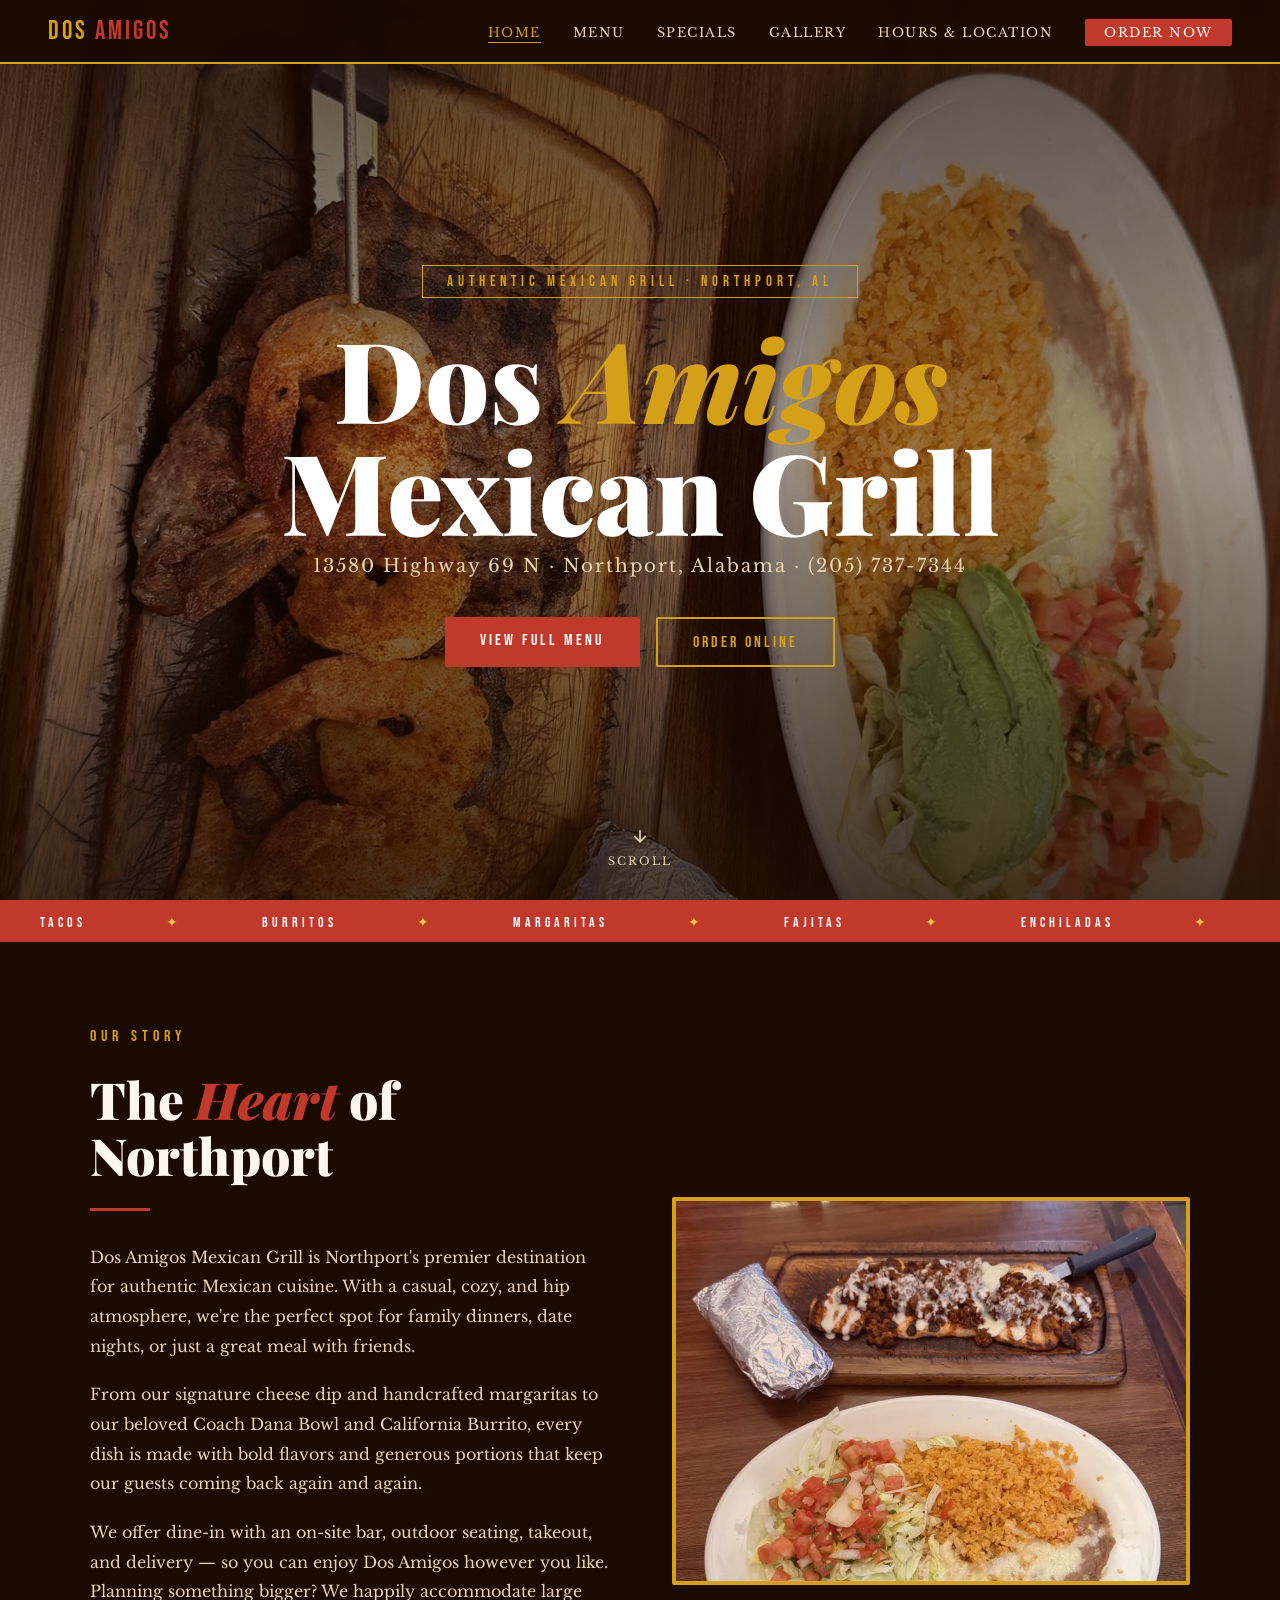
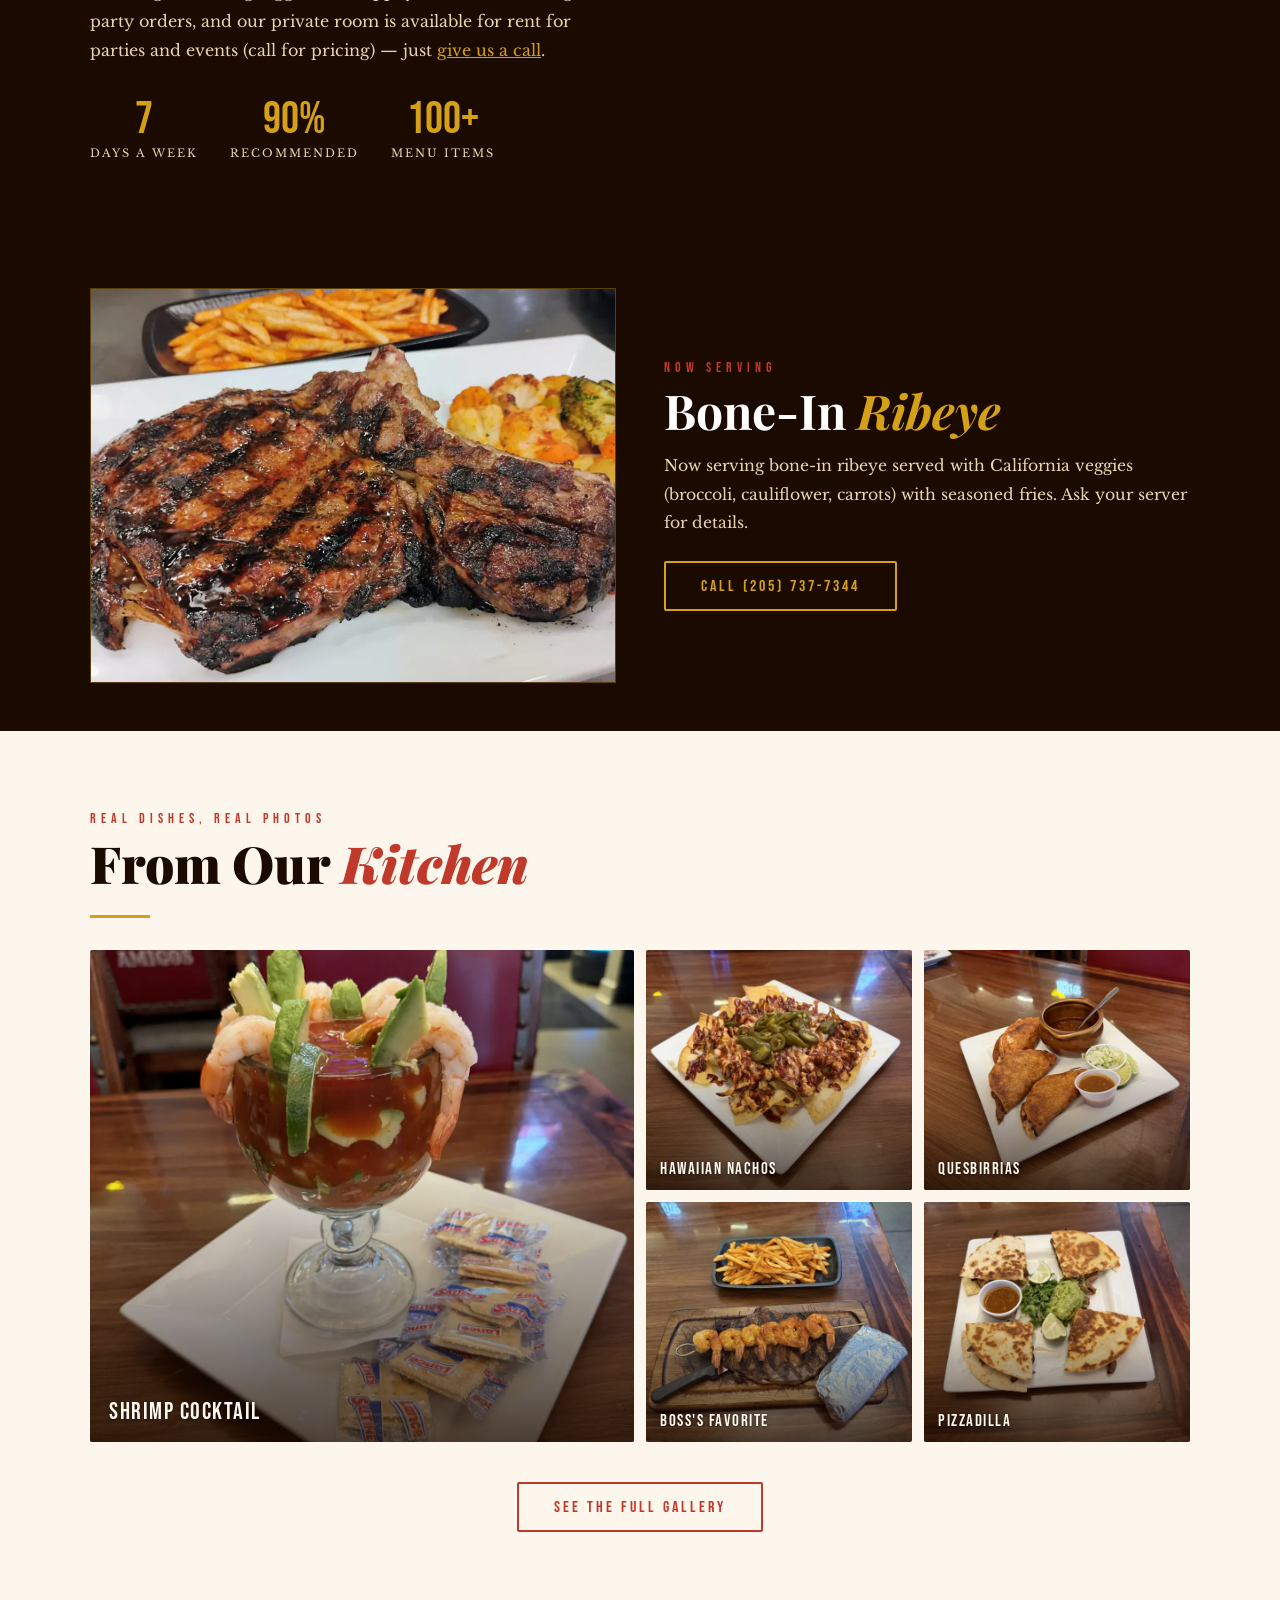
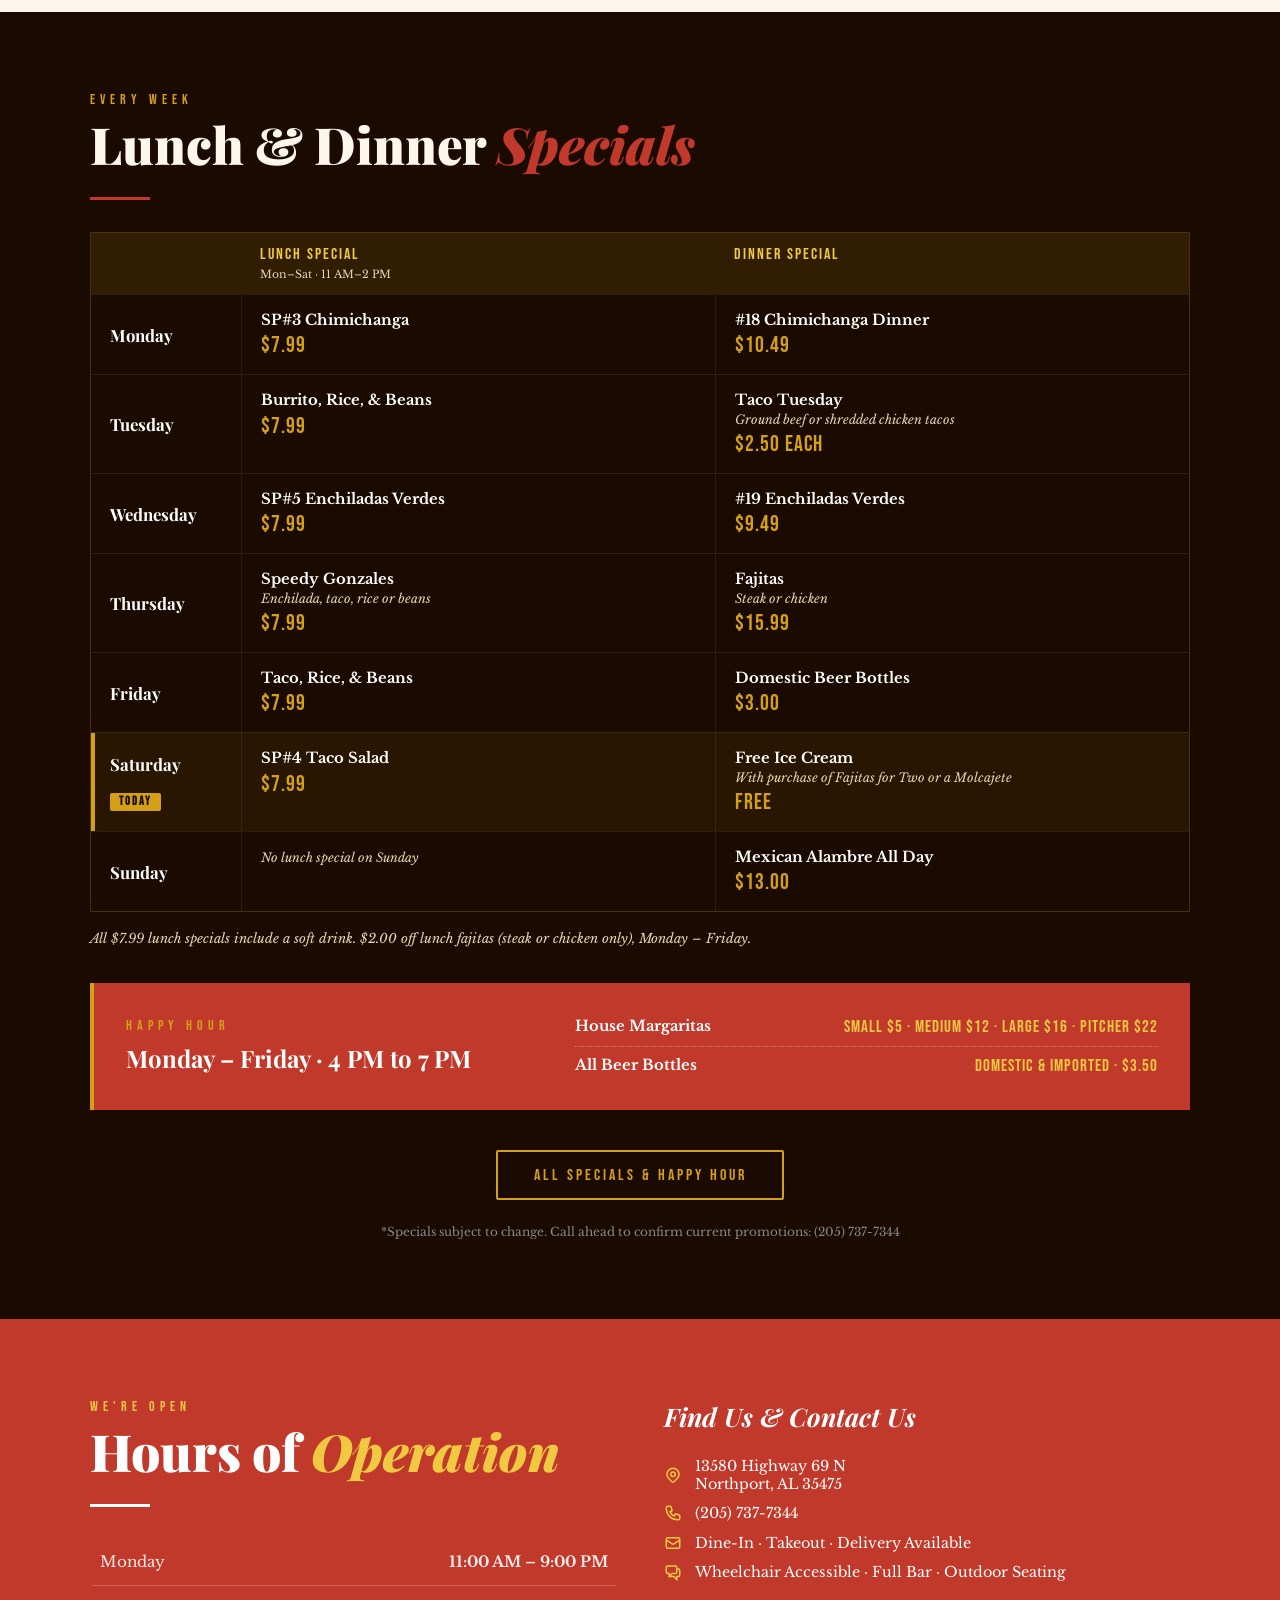
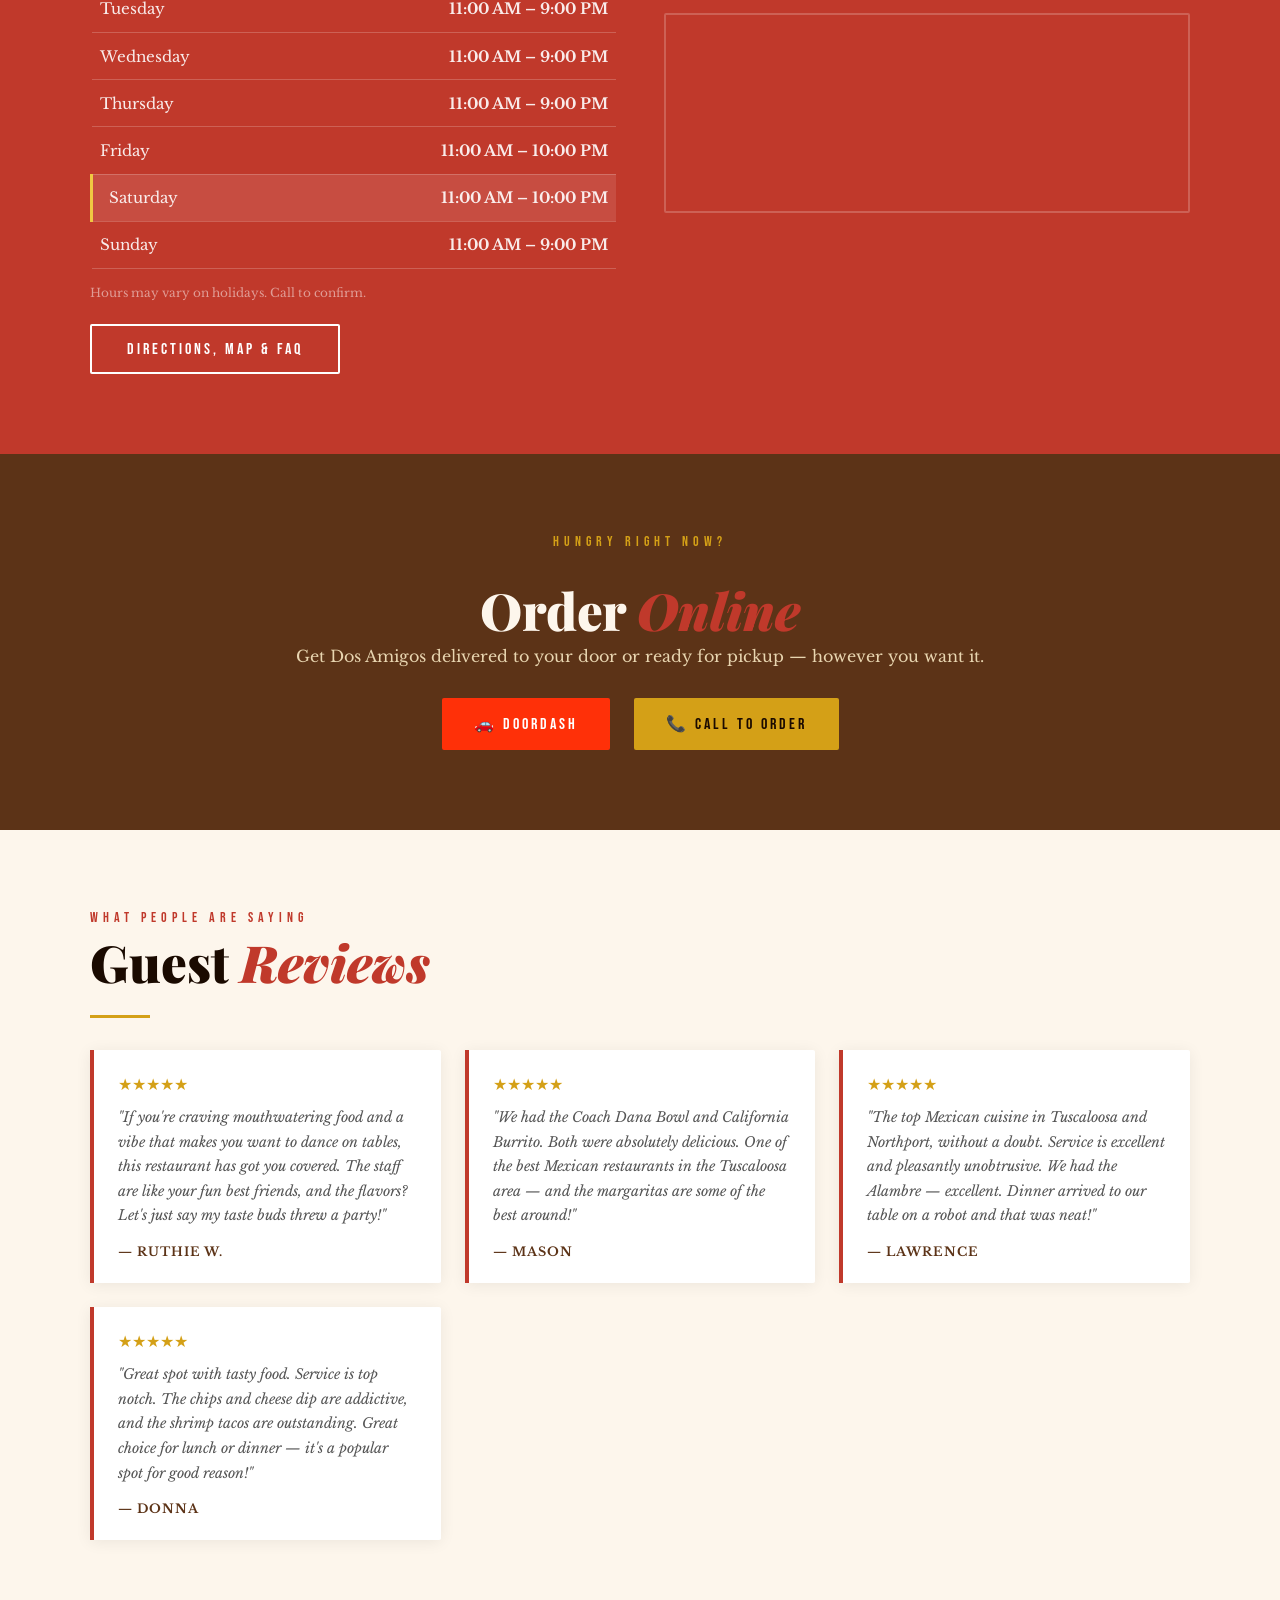
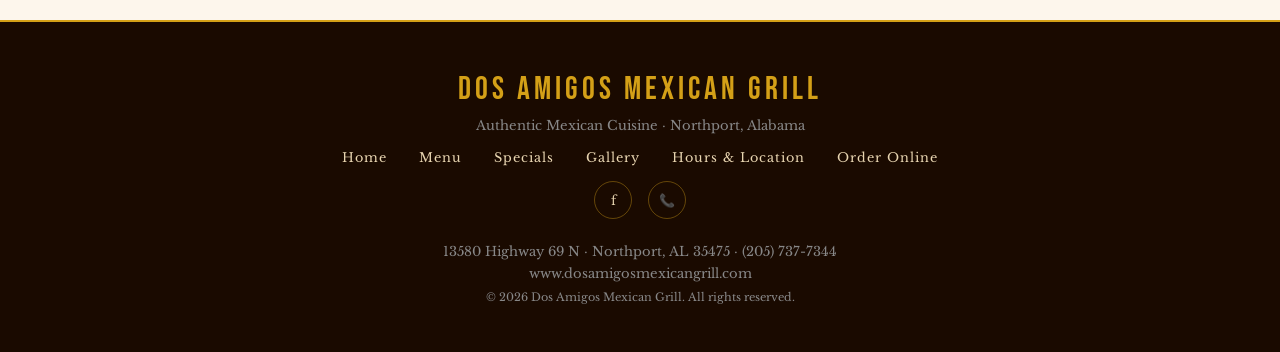
<file: index.html>
<!DOCTYPE html>
<html lang="en">
<head>
<meta charset="UTF-8">
<meta name="viewport" content="width=device-width, initial-scale=1.0">
<title>Dos Amigos Mexican Grill | Authentic Mexican Restaurant in Northport, AL</title>
<meta name="description" content="Authentic Mexican cuisine in Northport, Alabama. Full menu, lunch and dinner specials, happy hour Mon–Fri 4–7, full bar, dine-in, takeout and delivery, private room for events. 13580 Highway 69 N · (205) 737-7344.">
<meta name="keywords" content="Dos Amigos Mexican Grill, Mexican restaurant Northport AL, Mexican food Tuscaloosa, tacos, fajitas, margaritas, Northport Alabama, Mexican restaurant near me">
<link rel="canonical" href="https://www.dosamigosmexicangrill.com/">
<meta name="robots" content="index, follow, max-image-preview:large">
<meta name="author" content="Dos Amigos Mexican Grill">
<meta name="theme-color" content="#1a0a00">

<!-- Geo tags for local SEO -->
<meta name="geo.region" content="US-AL">
<meta name="geo.placename" content="Northport, Alabama">
<meta name="geo.position" content="33.4028;-87.5786">
<meta name="ICBM" content="33.4028, -87.5786">

<!-- Open Graph (Facebook / social sharing) -->
<meta property="og:title" content="Dos Amigos Mexican Grill | Authentic Mexican Restaurant in Northport, AL">
<meta property="og:description" content="Authentic Mexican cuisine in Northport, Alabama. Full menu, lunch and dinner specials, happy hour Mon–Fri 4–7, full bar, dine-in, takeout and delivery, private room for events. 13580 Highway 69 N · (205) 737-7344.">
<meta property="og:url" content="https://www.dosamigosmexicangrill.com/">
<meta property="og:type" content="restaurant.restaurant">
<meta property="og:locale" content="en_US">
<meta property="og:site_name" content="Dos Amigos Mexican Grill">
<meta property="og:image" content="https://www.dosamigosmexicangrill.com/images/og-dos-amigos-1200.jpg">
<meta property="og:image:width" content="1200">
<meta property="og:image:height" content="630">

<!-- Twitter Card -->
<meta name="twitter:card" content="summary_large_image">
<meta name="twitter:title" content="Dos Amigos Mexican Grill | Authentic Mexican Restaurant in Northport, AL">
<meta name="twitter:description" content="Authentic Mexican cuisine in Northport, Alabama. Full menu, lunch and dinner specials, happy hour Mon–Fri 4–7, full bar, dine-in, takeout and delivery, private room for events. 13580 Highway 69 N · (205) 737-7344.">
<meta name="twitter:image" content="https://www.dosamigosmexicangrill.com/images/og-dos-amigos-1200.jpg">

<!-- Security -->
<meta name="referrer" content="strict-origin-when-cross-origin">
<meta http-equiv="X-Content-Type-Options" content="nosniff">

<!-- Performance -->
<link rel="preconnect" href="https://fonts.googleapis.com" crossorigin>
<link rel="preconnect" href="https://fonts.gstatic.com" crossorigin>
<link rel="preload" as="image" href="images/hero-carne-asada-shrimp-1920.jpg" media="(min-width: 769px)">
<link rel="preload" as="image" href="images/hero-carne-asada-shrimp-1280.jpg" media="(max-width: 768px)">
<link href="https://fonts.googleapis.com/css2?family=Playfair+Display:ital,wght@0,700;0,900;1,700&family=Libre+Baskerville:ital,wght@0,400;0,700;1,400&family=Bebas+Neue&display=swap" rel="stylesheet">
<link rel="stylesheet" href="assets/style.css">

<!-- Structured Data -->
<script type="application/ld+json">
{
  "@context": "https://schema.org",
  "@type": "Restaurant",
  "@id": "https://www.dosamigosmexicangrill.com/#restaurant",
  "name": "Dos Amigos Mexican Grill",
  "url": "https://www.dosamigosmexicangrill.com/",
  "image": [
    "https://www.dosamigosmexicangrill.com/images/og-dos-amigos-1200.jpg",
    "https://www.dosamigosmexicangrill.com/images/hero-carne-asada-shrimp-1920.jpg",
    "https://www.dosamigosmexicangrill.com/images/shrimp-cocktail-1200.jpg",
    "https://www.dosamigosmexicangrill.com/images/hawaiian-nachos-1200.jpg",
    "https://www.dosamigosmexicangrill.com/images/mexican-wire-alambre-1200.jpg"
  ],
  "logo": "https://www.dosamigosmexicangrill.com/images/og-dos-amigos-1200.jpg",
  "telephone": "+12057377344",
  "servesCuisine": "Mexican",
  "priceRange": "$$",
  "currenciesAccepted": "USD",
  "address": {
    "@type": "PostalAddress",
    "streetAddress": "13580 Highway 69 N",
    "addressLocality": "Northport",
    "addressRegion": "AL",
    "postalCode": "35475",
    "addressCountry": "US"
  },
  "geo": {
    "@type": "GeoCoordinates",
    "latitude": 33.4028,
    "longitude": -87.5786
  },
  "areaServed": [
    {
      "@type": "City",
      "name": "Northport"
    },
    {
      "@type": "City",
      "name": "Tuscaloosa"
    }
  ],
  "openingHoursSpecification": [
    {
      "@type": "OpeningHoursSpecification",
      "dayOfWeek": [
        "Monday",
        "Tuesday",
        "Wednesday",
        "Thursday",
        "Sunday"
      ],
      "opens": "11:00",
      "closes": "21:00"
    },
    {
      "@type": "OpeningHoursSpecification",
      "dayOfWeek": [
        "Friday",
        "Saturday"
      ],
      "opens": "11:00",
      "closes": "22:00"
    }
  ],
  "hasMenu": "https://www.dosamigosmexicangrill.com/menu/",
  "acceptsReservations": false,
  "amenityFeature": [
    {
      "@type": "LocationFeatureSpecification",
      "name": "Full Bar",
      "value": true
    },
    {
      "@type": "LocationFeatureSpecification",
      "name": "Outdoor Seating",
      "value": true
    },
    {
      "@type": "LocationFeatureSpecification",
      "name": "Wheelchair Accessible",
      "value": true
    },
    {
      "@type": "LocationFeatureSpecification",
      "name": "Takeout",
      "value": true
    },
    {
      "@type": "LocationFeatureSpecification",
      "name": "Delivery",
      "value": true
    }
  ],
  "potentialAction": [
    {
      "@type": "OrderAction",
      "target": "https://www.doordash.com/en/store/dos-amigos-mexican-grill-northport-24864981/",
      "deliveryMethod": "http://purl.org/goodrelations/v1#DeliveryModeOwnFleet"
    }
  ],
  "sameAs": [
    "https://www.facebook.com/dosamigosmexicangrillAL/"
  ]
}
</script>
<script type="application/ld+json">
{
  "@context": "https://schema.org",
  "@type": "WebSite",
  "name": "Dos Amigos Mexican Grill",
  "url": "https://www.dosamigosmexicangrill.com/"
}
</script>
</head>
<body id="top">
<nav aria-label="Main navigation">
  <a class="nav-logo" href="#top">Dos <span>Amigos</span></a>
  <ul class="nav-links">
    <li><a href="#top" class="active" aria-current="page">Home</a></li>
    <li><a href="menu/">Menu</a></li>
    <li><a href="specials/">Specials</a></li>
    <li><a href="gallery/">Gallery</a></li>
    <li><a href="hours-location/">Hours &amp; Location</a></li>
    <li><a href="#order" class="nav-cta">Order Now</a></li>
  </ul>
  <button class="hamburger" type="button" aria-label="Open menu" aria-expanded="false" onclick="toggleMobileMenu(this)">
    <span></span><span></span><span></span>
  </button>
</nav>

<!-- HERO -->
<section id="hero">
  <div class="hero-badge">Authentic Mexican Grill · Northport, AL</div>
  <h1 class="hero-title">Dos <em>Amigos</em><br>Mexican Grill</h1>
  <p class="hero-sub">13580 Highway 69 N · Northport, Alabama · (205) 737-7344</p>
  <div class="hero-btns">
    <a href="menu/" class="btn-primary">View Full Menu</a>
    <a href="#order" class="btn-outline">Order Online</a>
  </div>
  <div class="hero-scroll">
    <svg viewBox="0 0 24 24" stroke-width="2"><path d="M12 5v14M5 12l7 7 7-7"/></svg>
    Scroll
  </div>
</section>

<!-- MARQUEE -->
<div class="marquee-strip">
  <div class="marquee-inner">
    <span>Tacos</span><span class="dot">✦</span>
    <span>Burritos</span><span class="dot">✦</span>
    <span>Margaritas</span><span class="dot">✦</span>
    <span>Fajitas</span><span class="dot">✦</span>
    <span>Enchiladas</span><span class="dot">✦</span>
    <span>Chimichangas</span><span class="dot">✦</span>
    <span>Dine-In · Takeout · Delivery</span><span class="dot">✦</span>
    <span>Happy Hour Drinks</span><span class="dot">✦</span>
    <span>Full Bar</span><span class="dot">✦</span>
    <span>Tacos</span><span class="dot">✦</span>
    <span>Burritos</span><span class="dot">✦</span>
    <span>Margaritas</span><span class="dot">✦</span>
    <span>Fajitas</span><span class="dot">✦</span>
    <span>Enchiladas</span><span class="dot">✦</span>
    <span>Chimichangas</span><span class="dot">✦</span>
    <span>Dine-In · Takeout · Delivery</span><span class="dot">✦</span>
    <span>Happy Hour Drinks</span><span class="dot">✦</span>
    <span>Full Bar</span><span class="dot">✦</span>
  </div>
</div>


<!-- ABOUT -->
<section id="about">
  <div class="container">
    <div class="about-grid">
      <div class="about-text">
        <p class="section-label">Our Story</p>
        <h2 class="section-title">The <em>Heart</em> of Northport</h2>
        <div class="divider"></div>
        <p>Dos Amigos Mexican Grill is Northport's premier destination for authentic Mexican cuisine. With a casual, cozy, and hip atmosphere, we're the perfect spot for family dinners, date nights, or just a great meal with friends.</p>
        <p>From our signature cheese dip and handcrafted margaritas to our beloved Coach Dana Bowl and California Burrito, every dish is made with bold flavors and generous portions that keep our guests coming back again and again.</p>
        <p>We offer dine-in with an on-site bar, outdoor seating, takeout, and delivery — so you can enjoy Dos Amigos however you like. Planning something bigger? We happily accommodate large party orders, and our private room is available for rent for parties and events (call for pricing) — just <a href="tel:2057377344" style="color:var(--gold);">give us a call</a>.</p>
        <div class="about-stats">
          <div class="stat"><div class="num">7</div><div class="lbl">Days a Week</div></div>
          <div class="stat"><div class="num">90%</div><div class="lbl">Recommended</div></div>
          <div class="stat"><div class="num">100+</div><div class="lbl">Menu Items</div></div>
        </div>
      </div>
      <div class="about-img-wrap">
        <picture>
          <source type="image/webp" srcset="images/mexican-wire-alambre-800.webp 800w, images/mexican-wire-alambre-1200.webp 1200w" sizes="(max-width: 768px) 100vw, 50vw">
          <img src="images/mexican-wire-alambre-800.jpg" srcset="images/mexican-wire-alambre-800.jpg 800w, images/mexican-wire-alambre-1200.jpg 1200w" sizes="(max-width: 768px) 100vw, 50vw" alt="Mexican Wire (Alambre) skillet with grilled chicken, steak, chorizo and melted cheese served with rice and beans at Dos Amigos Mexican Grill in Northport, Alabama" loading="lazy" width="800" height="600">
        </picture>
      </div>
    </div>
  </div>
</section>


<!-- FEATURE -->
<section class="feature-banner" aria-label="Now serving: bone-in ribeye">
  <div class="container feature-inner">
    <picture class="feature-img">
      <source type="image/webp" srcset="images/ribeye-feature-800.webp 800w, images/ribeye-feature-1200.webp 1200w" sizes="(max-width: 768px) 100vw, 45vw">
      <img src="images/ribeye-feature-800.jpg" srcset="images/ribeye-feature-800.jpg 800w, images/ribeye-feature-1200.jpg 1200w" sizes="(max-width: 768px) 100vw, 45vw" alt="Grilled bone-in ribeye steak with California veggies and seasoned fries at Dos Amigos Mexican Grill in Northport, AL" loading="lazy" width="800" height="600">
    </picture>
    <div class="feature-text">
      <p class="section-label">Now Serving</p>
      <h2 class="feature-title">Bone-In <em>Ribeye</em></h2>
      <p>Now serving bone-in ribeye served with California veggies (broccoli, cauliflower, carrots) with seasoned fries. Ask your server for details.</p>
      <a href="tel:2057377344" class="btn-outline dark">Call (205) 737-7344</a>
    </div>
  </div>
</section>
<!-- GALLERY -->
<section id="gallery">
  <div class="container">
    <p class="section-label">Real Dishes, Real Photos</p>
    <h2 class="section-title">From Our <em>Kitchen</em></h2>
    <div class="divider"></div>
    <div class="gallery-grid home-gallery">
      <figure class="gallery-item feature">
        <picture>
          <source type="image/webp" srcset="images/shrimp-cocktail-600.webp 600w, images/shrimp-cocktail-1200.webp 1200w" sizes="(max-width: 768px) 100vw, 50vw">
          <img src="images/shrimp-cocktail-600.jpg" srcset="images/shrimp-cocktail-600.jpg 600w, images/shrimp-cocktail-1200.jpg 1200w" sizes="(max-width: 768px) 100vw, 50vw" alt="Shrimp cocktail with avocado, tomato, onion and cilantro in house cocktail sauce at Dos Amigos Mexican Grill, Northport AL" loading="lazy" width="600" height="600">
        </picture>
        <figcaption>Shrimp Cocktail</figcaption>
      </figure>
      <figure class="gallery-item">
        <picture>
          <source type="image/webp" srcset="images/hawaiian-nachos-600.webp 600w, images/hawaiian-nachos-1200.webp 1200w" sizes="(max-width: 768px) 50vw, 33vw">
          <img src="images/hawaiian-nachos-600.jpg" srcset="images/hawaiian-nachos-600.jpg 600w, images/hawaiian-nachos-1200.jpg 1200w" sizes="(max-width: 768px) 50vw, 33vw" alt="Hawaiian nachos with grilled chicken, pineapple, BBQ sauce, cheese and jalapeños at Dos Amigos Mexican Grill" loading="lazy" width="600" height="600">
        </picture>
        <figcaption>Hawaiian Nachos</figcaption>
      </figure>
      <figure class="gallery-item">
        <picture>
          <source type="image/webp" srcset="images/quesabirria-tacos-600.webp 600w, images/quesabirria-tacos-1200.webp 1200w" sizes="(max-width: 768px) 50vw, 33vw">
          <img src="images/quesabirria-tacos-600.jpg" srcset="images/quesabirria-tacos-600.jpg 600w, images/quesabirria-tacos-1200.jpg 1200w" sizes="(max-width: 768px) 50vw, 33vw" alt="Three quesabirria tacos with melted cheese and birria served with consommé, cilantro and onion at Dos Amigos Northport AL" loading="lazy" width="600" height="600">
        </picture>
        <figcaption>Quesbirrias</figcaption>
      </figure>
      <figure class="gallery-item">
        <picture>
          <source type="image/webp" srcset="images/bosses-special-600.webp 600w, images/bosses-special-1200.webp 1200w" sizes="(max-width: 768px) 50vw, 33vw">
          <img src="images/bosses-special-600.jpg" srcset="images/bosses-special-600.jpg 600w, images/bosses-special-1200.jpg 1200w" sizes="(max-width: 768px) 50vw, 33vw" alt="Boss's Favorite: grilled ribeye steak with a shrimp skewer and seasoned fries at Dos Amigos Mexican Grill, Northport AL" loading="lazy" width="600" height="600">
        </picture>
        <figcaption>Boss's Favorite</figcaption>
      </figure>
      <figure class="gallery-item">
        <picture>
          <source type="image/webp" srcset="images/pizzadilla-600.webp 600w, images/pizzadilla-1200.webp 1200w" sizes="(max-width: 768px) 50vw, 33vw">
          <img src="images/pizzadilla-600.jpg" srcset="images/pizzadilla-600.jpg 600w, images/pizzadilla-1200.jpg 1200w" sizes="(max-width: 768px) 50vw, 33vw" alt="Pizzadilla stuffed quesadilla served with cilantro, onion, guacamole and homemade hot sauce at Dos Amigos Mexican Grill" loading="lazy" width="600" height="600">
        </picture>
        <figcaption>Pizzadilla</figcaption>
      </figure>
    </div>
    <div class="section-cta"><a href="gallery/" class="btn-outline dark">See the Full Gallery</a></div>
  </div>
</section>

<!-- SPECIALS -->
<section id="specials">
  <div class="container">
    <p class="section-label">Every Week</p>
    <h2 class="section-title">Lunch &amp; Dinner <em>Specials</em></h2>
    <div class="divider"></div>
    <div class="weekly">
      <div class="wk-head"><div></div><div>Lunch Special <small>Mon–Sat · 11 AM–2 PM</small></div><div>Dinner Special</div></div>
      <div class="wk-row" data-day="MON">
        <div class="wk-day">Monday</div>
        <div class="wk-cell"><span class="wk-label">Lunch</span><div class="wk-title">SP#3 Chimichanga</div><div class="wk-price">$7.99</div></div>
        <div class="wk-cell"><span class="wk-label">Dinner</span><div class="wk-title">#18 Chimichanga Dinner</div><div class="wk-price">$10.49</div></div>
      </div>
      <div class="wk-row" data-day="TUE">
        <div class="wk-day">Tuesday</div>
        <div class="wk-cell"><span class="wk-label">Lunch</span><div class="wk-title">Burrito, Rice, & Beans</div><div class="wk-price">$7.99</div></div>
        <div class="wk-cell"><span class="wk-label">Dinner</span><div class="wk-title">Taco Tuesday</div><div class="wk-desc">Ground beef or shredded chicken tacos</div><div class="wk-price">$2.50 each</div></div>
      </div>
      <div class="wk-row" data-day="WED">
        <div class="wk-day">Wednesday</div>
        <div class="wk-cell"><span class="wk-label">Lunch</span><div class="wk-title">SP#5 Enchiladas Verdes</div><div class="wk-price">$7.99</div></div>
        <div class="wk-cell"><span class="wk-label">Dinner</span><div class="wk-title">#19 Enchiladas Verdes</div><div class="wk-price">$9.49</div></div>
      </div>
      <div class="wk-row" data-day="THU">
        <div class="wk-day">Thursday</div>
        <div class="wk-cell"><span class="wk-label">Lunch</span><div class="wk-title">Speedy Gonzales</div><div class="wk-desc">Enchilada, taco, rice or beans</div><div class="wk-price">$7.99</div></div>
        <div class="wk-cell"><span class="wk-label">Dinner</span><div class="wk-title">Fajitas</div><div class="wk-desc">Steak or chicken</div><div class="wk-price">$15.99</div></div>
      </div>
      <div class="wk-row" data-day="FRI">
        <div class="wk-day">Friday</div>
        <div class="wk-cell"><span class="wk-label">Lunch</span><div class="wk-title">Taco, Rice, & Beans</div><div class="wk-price">$7.99</div></div>
        <div class="wk-cell"><span class="wk-label">Dinner</span><div class="wk-title">Domestic Beer Bottles</div><div class="wk-price">$3.00</div></div>
      </div>
      <div class="wk-row" data-day="SAT">
        <div class="wk-day">Saturday</div>
        <div class="wk-cell"><span class="wk-label">Lunch</span><div class="wk-title">SP#4 Taco Salad</div><div class="wk-price">$7.99</div></div>
        <div class="wk-cell"><span class="wk-label">Dinner</span><div class="wk-title">Free Ice Cream</div><div class="wk-desc">With purchase of Fajitas for Two or a Molcajete</div><div class="wk-price">Free</div></div>
      </div>
      <div class="wk-row" data-day="SUN">
        <div class="wk-day">Sunday</div>
        <div class="wk-cell"><span class="wk-label">Lunch</span><div class="wk-desc">No lunch special on Sunday</div></div>
        <div class="wk-cell"><span class="wk-label">Dinner</span><div class="wk-title">Mexican Alambre All Day</div><div class="wk-price">$13.00</div></div>
      </div>
    </div>
    <p class="specials-note">All $7.99 lunch specials include a soft drink. $2.00 off lunch fajitas (steak or chicken only), Monday – Friday.</p>
    <div class="happy-hour">
      <div>
        <p class="section-label">Happy Hour</p>
        <h3>Monday – Friday · 4 PM to 7 PM</h3>
      </div>
      <div class="hh-lines">
<div class="hh-line"><span>House Margaritas</span><span>Small $5 · Medium $12 · Large $16 · Pitcher $22</span></div>
<div class="hh-line"><span>All Beer Bottles</span><span>Domestic & imported · $3.50</span></div>
      </div>
    </div>
    <div class="section-cta"><a href="specials/" class="btn-outline">All Specials &amp; Happy Hour</a></div>
    <p style="color:#888;font-size:0.75rem;margin-top:1.5rem;text-align:center;">*Specials subject to change. Call ahead to confirm current promotions: (205) 737-7344</p>
  </div>
</section>
<!-- HOURS -->
<section id="hours">
  <div class="container">
    <div class="hours-grid">
      <div>
        <p class="section-label">We're Open</p>
        <h2 class="section-title" style="color:#fff;">Hours of <em style="color:var(--gold-light)">Operation</em></h2>
        <div class="divider" style="background:#fff;"></div>
        <table class="hours-table">
          <tr><td>Monday</td><td>11:00 AM – 9:00 PM</td></tr>
          <tr><td>Tuesday</td><td>11:00 AM – 9:00 PM</td></tr>
          <tr><td>Wednesday</td><td>11:00 AM – 9:00 PM</td></tr>
          <tr><td>Thursday</td><td>11:00 AM – 9:00 PM</td></tr>
          <tr><td>Friday</td><td>11:00 AM – <strong>10:00 PM</strong></td></tr>
          <tr><td>Saturday</td><td>11:00 AM – <strong>10:00 PM</strong></td></tr>
          <tr><td>Sunday</td><td>11:00 AM – 9:00 PM</td></tr>
        </table>
        <p style="color:rgba(255,255,255,0.5);font-size:0.75rem;margin-top:1rem;">Hours may vary on holidays. Call to confirm.</p>
        <div class="section-cta left"><a href="hours-location/" class="btn-outline light">Directions, Map &amp; FAQ</a></div>
      </div>
      <div class="hours-info">
        <h3>Find Us &amp; Contact Us</h3>
        <div class="contact-block">
          <div class="contact-item">
            <svg viewBox="0 0 24 24" stroke-width="2"><path d="M17.657 16.657L13.414 20.9a1.998 1.998 0 01-2.827 0l-4.244-4.243a8 8 0 1111.314 0z"/><circle cx="12" cy="11" r="3"/></svg>
            <span>13580 Highway 69 N<br>Northport, AL 35475</span>
          </div>
          <div class="contact-item">
            <svg viewBox="0 0 24 24" stroke-width="2"><path d="M3 5a2 2 0 012-2h3.28a1 1 0 01.948.684l1.498 4.493a1 1 0 01-.502 1.21l-2.257 1.13a11.042 11.042 0 005.516 5.516l1.13-2.257a1 1 0 011.21-.502l4.493 1.498a1 1 0 01.684.949V19a2 2 0 01-2 2h-1C9.716 21 3 14.284 3 6V5z"/></svg>
            <span><a href="tel:2057377344" style="color:#fff;text-decoration:none;">(205) 737-7344</a></span>
          </div>
          <div class="contact-item">
            <svg viewBox="0 0 24 24" stroke-width="2"><path d="M3 8l7.89 5.26a2 2 0 002.22 0L21 8M5 19h14a2 2 0 002-2V7a2 2 0 00-2-2H5a2 2 0 00-2 2v10a2 2 0 002 2z"/></svg>
            <span>Dine-In · Takeout · Delivery Available</span>
          </div>
          <div class="contact-item">
            <svg viewBox="0 0 24 24" stroke-width="2"><path d="M17 8h2a2 2 0 012 2v6a2 2 0 01-2 2h-2v4l-4-4H9a1.994 1.994 0 01-1.414-.586m0 0L11 14h4a2 2 0 002-2V6a2 2 0 00-2-2H5a2 2 0 00-2 2v6a2 2 0 002 2h2v4l.586-.586z"/></svg>
            <span>Wheelchair Accessible · Full Bar · Outdoor Seating</span>
          </div>
        </div>
        <div class="map-wrap">
          <iframe src="https://www.google.com/maps?q=13580+Highway+69+N,+Northport,+AL+35475&amp;output=embed" title="Map to Dos Amigos Mexican Grill, 13580 Highway 69 N, Northport AL" allowfullscreen loading="lazy" referrerpolicy="no-referrer-when-downgrade"></iframe>
        </div>
</div>
    </div>
  </div>
</section>


<!-- ORDER -->
<section id="order">
  <div class="container">
    <p class="section-label">Hungry Right Now?</p>
    <h2 class="section-title">Order <em>Online</em></h2>
    <p>Get Dos Amigos delivered to your door or ready for pickup — however you want it.</p>
    <div class="order-btns">
      <a href="https://www.doordash.com/en/store/dos-amigos-mexican-grill-northport-24864981/" target="_blank" rel="noopener noreferrer" class="order-btn doordash">
        🚗 DoorDash
      </a>
      <a href="tel:2057377344" class="order-btn phone">
        📞 Call to Order
      </a>
    </div>
  </div>
</section>


<!-- REVIEWS -->
<section id="reviews">
  <div class="container">
    <p class="section-label">What People Are Saying</p>
    <h2 class="section-title">Guest <em>Reviews</em></h2>
    <div class="divider"></div>
    <div class="reviews-grid">
      <div class="review-card">
        <div class="stars">★★★★★</div>
        <p class="review-text">"If you're craving mouthwatering food and a vibe that makes you want to dance on tables, this restaurant has got you covered. The staff are like your fun best friends, and the flavors? Let's just say my taste buds threw a party!"</p>
        <div class="reviewer">— Ruthie W.</div>
      </div>
      <div class="review-card">
        <div class="stars">★★★★★</div>
        <p class="review-text">"We had the Coach Dana Bowl and California Burrito. Both were absolutely delicious. One of the best Mexican restaurants in the Tuscaloosa area — and the margaritas are some of the best around!"</p>
        <div class="reviewer">— Mason</div>
      </div>
      <div class="review-card">
        <div class="stars">★★★★★</div>
        <p class="review-text">"The top Mexican cuisine in Tuscaloosa and Northport, without a doubt. Service is excellent and pleasantly unobtrusive. We had the Alambre — excellent. Dinner arrived to our table on a robot and that was neat!"</p>
        <div class="reviewer">— Lawrence</div>
      </div>
      <div class="review-card">
        <div class="stars">★★★★★</div>
        <p class="review-text">"Great spot with tasty food. Service is top notch. The chips and cheese dip are addictive, and the shrimp tacos are outstanding. Great choice for lunch or dinner — it's a popular spot for good reason!"</p>
        <div class="reviewer">— Donna</div>
      </div>
    </div>
  </div>
</section>


<!-- FOOTER -->
<footer>
  <div class="footer-logo">Dos Amigos Mexican Grill</div>
  <p>Authentic Mexican Cuisine · Northport, Alabama</p>
  <div class="footer-links">
    <a href="./">Home</a>
    <a href="menu/">Menu</a>
    <a href="specials/">Specials</a>
    <a href="gallery/">Gallery</a>
    <a href="hours-location/">Hours &amp; Location</a>
    <a href="#order">Order Online</a>
  </div>
  <div class="social-links">
    <a href="https://www.facebook.com/dosamigosmexicangrillAL/" target="_blank" rel="noopener noreferrer" title="Facebook" aria-label="Dos Amigos on Facebook">f</a>
    <a href="tel:2057377344" title="Call Us" aria-label="Call Dos Amigos">📞</a>
  </div>
  <p style="margin-top:1.5rem;">13580 Highway 69 N · Northport, AL 35475 · <a href="tel:2057377344" style="color:inherit;text-decoration:none;">(205) 737-7344</a></p>
  <p style="margin-top:0.3rem;"><a href="https://www.dosamigosmexicangrill.com/" style="color:#888;text-decoration:none;">www.dosamigosmexicangrill.com</a></p>
  <p style="margin-top:0.5rem;font-size:0.7rem;">© 2026 Dos Amigos Mexican Grill. All rights reserved.</p>
</footer>
<script src="assets/main.js" defer></script>
<script>
  // Legacy single-page links (#menu, #tab-…) now live on their own pages
  (function(){
    var h = location.hash;
    if (h === '#menu' || h.indexOf('#tab-') === 0) location.replace('menu/' + (h.indexOf('#tab-') === 0 ? h.replace('#tab-', '#') : ''));
  })();
</script>
</body>
</html>
</file>
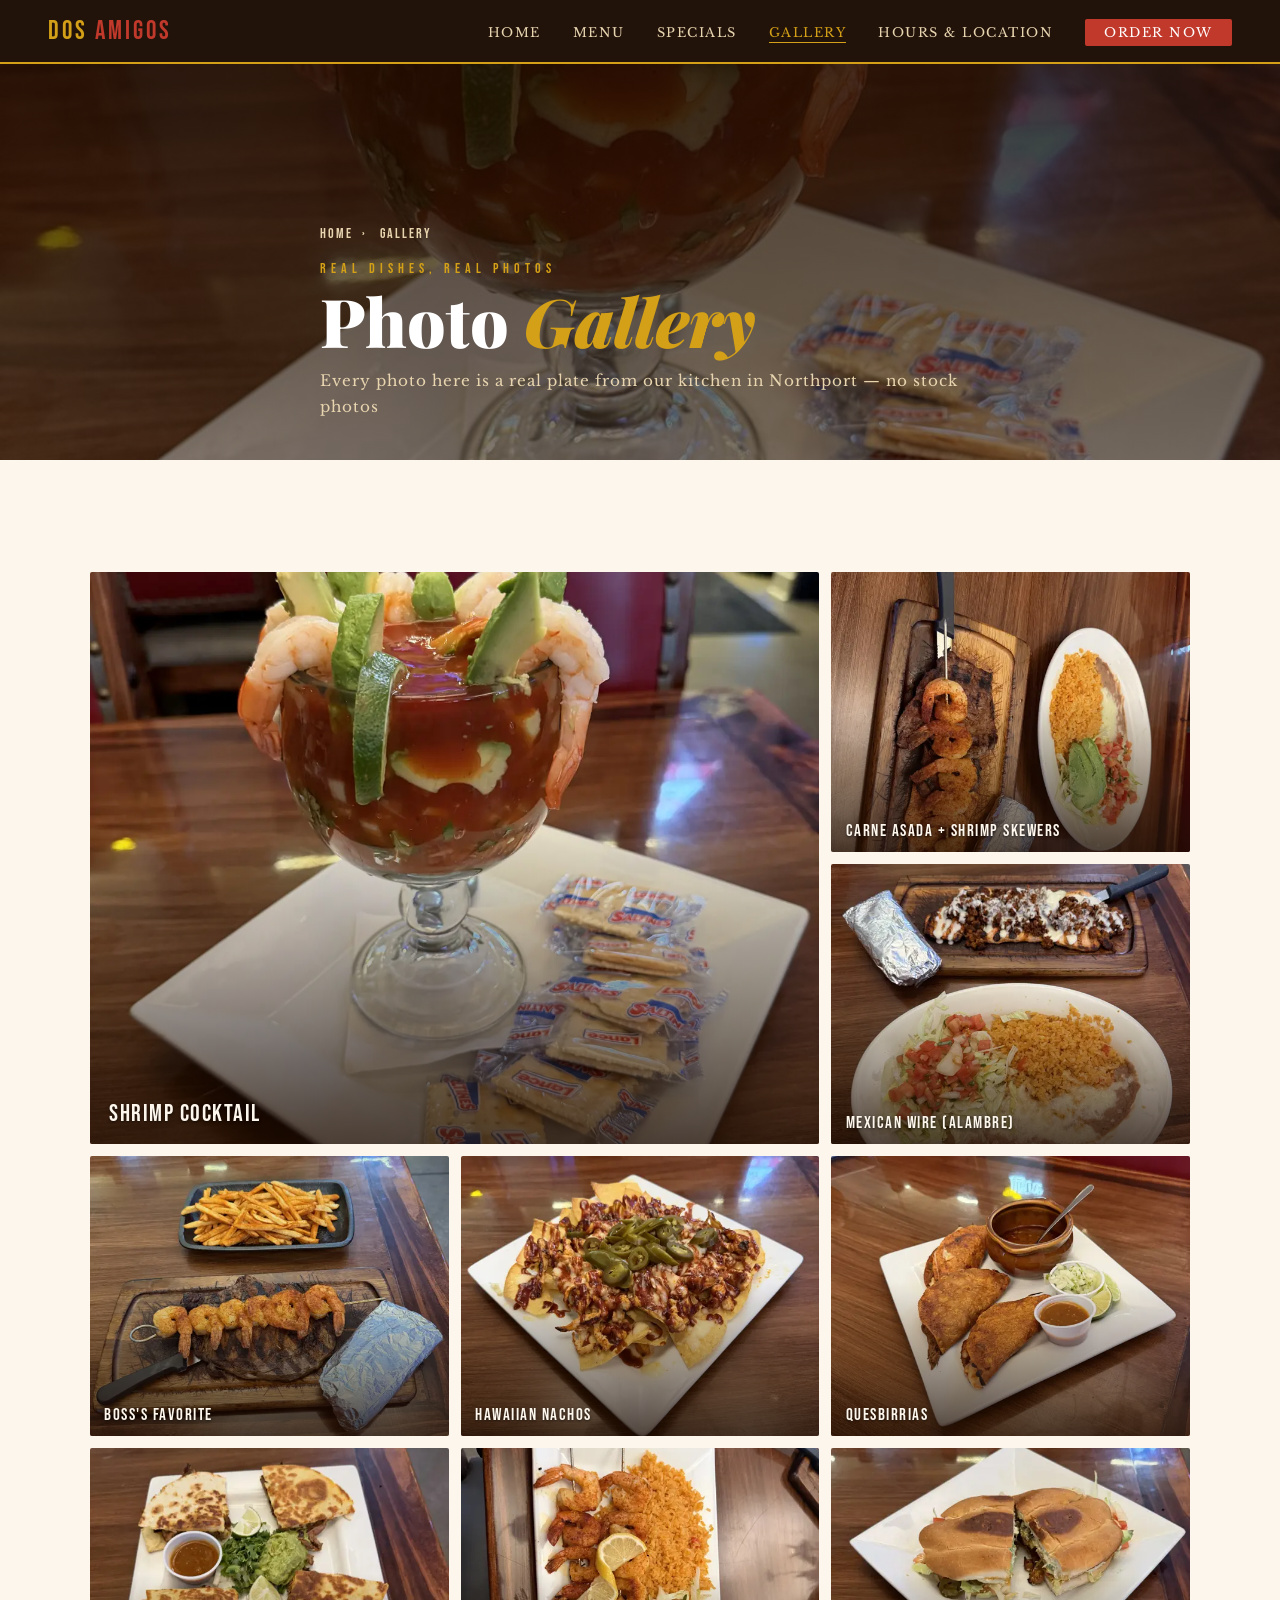
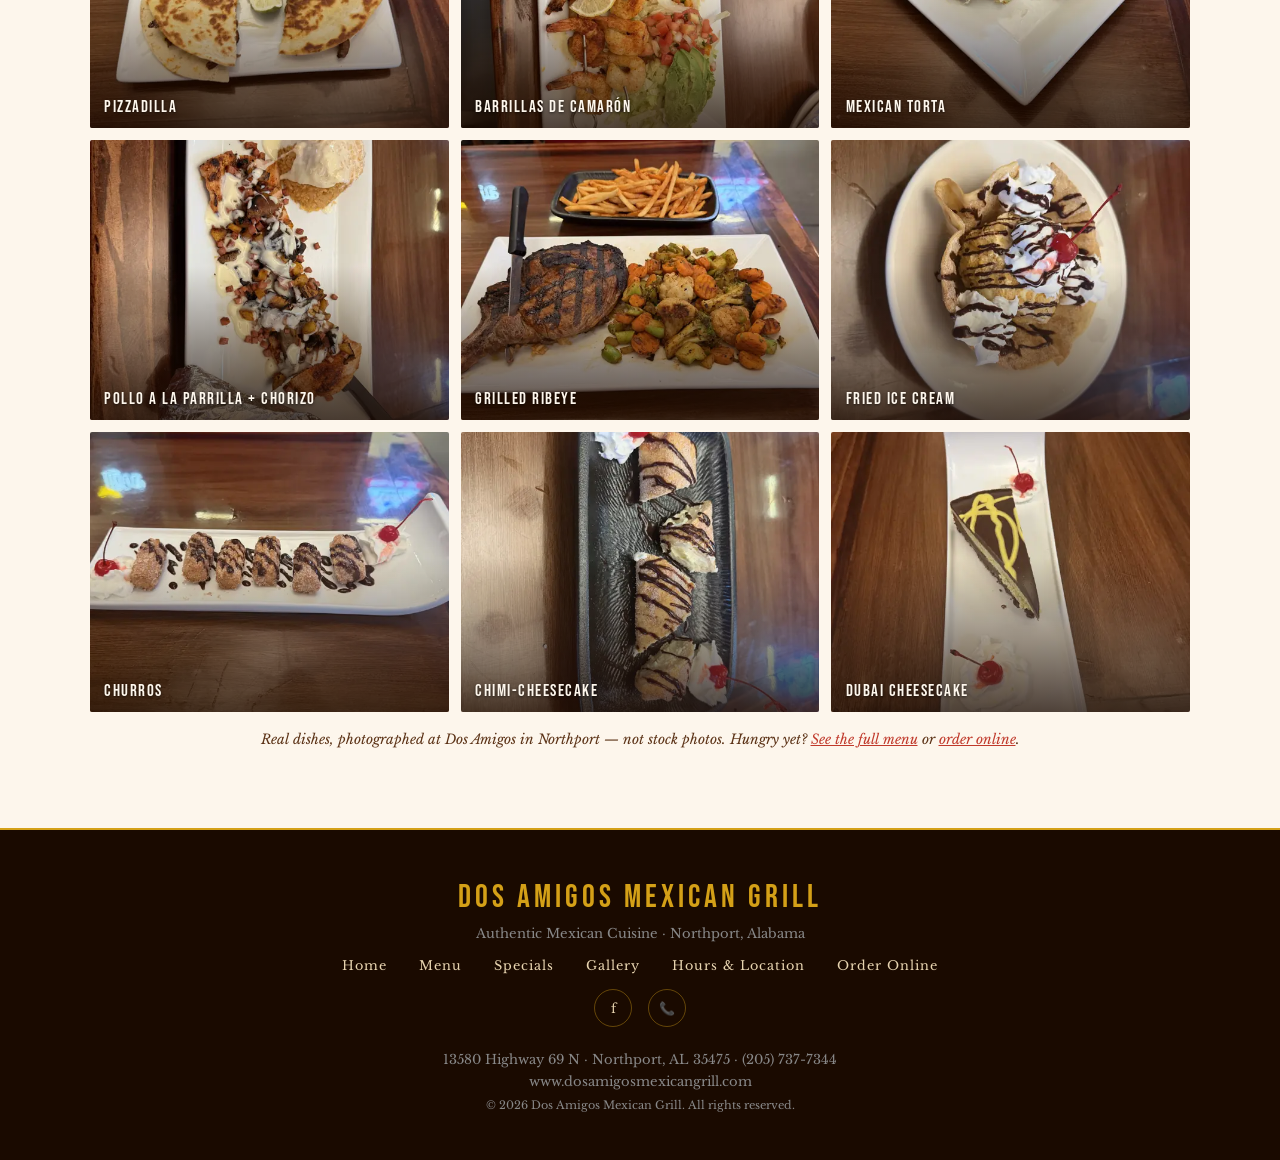
<file: gallery/index.html>
<!DOCTYPE html>
<html lang="en">
<head>
<meta charset="UTF-8">
<meta name="viewport" content="width=device-width, initial-scale=1.0">
<title>Photo Gallery | Dos Amigos Mexican Grill – Northport, AL</title>
<meta name="description" content="Photos of real dishes from Dos Amigos Mexican Grill in Northport, AL: shrimp cocktail, carne asada, quesabirrias, Hawaiian nachos, Pizzadilla, fried ice cream, churros and more.">
<link rel="canonical" href="https://www.dosamigosmexicangrill.com/gallery/">
<meta name="robots" content="index, follow, max-image-preview:large">
<meta name="author" content="Dos Amigos Mexican Grill">
<meta name="theme-color" content="#1a0a00">

<!-- Geo tags for local SEO -->
<meta name="geo.region" content="US-AL">
<meta name="geo.placename" content="Northport, Alabama">
<meta name="geo.position" content="33.4028;-87.5786">
<meta name="ICBM" content="33.4028, -87.5786">

<!-- Open Graph (Facebook / social sharing) -->
<meta property="og:title" content="Photo Gallery | Dos Amigos Mexican Grill – Northport, AL">
<meta property="og:description" content="Photos of real dishes from Dos Amigos Mexican Grill in Northport, AL: shrimp cocktail, carne asada, quesabirrias, Hawaiian nachos, Pizzadilla, fried ice cream, churros and more.">
<meta property="og:url" content="https://www.dosamigosmexicangrill.com/gallery/">
<meta property="og:type" content="website">
<meta property="og:locale" content="en_US">
<meta property="og:site_name" content="Dos Amigos Mexican Grill">
<meta property="og:image" content="https://www.dosamigosmexicangrill.com/images/shrimp-cocktail-1200.jpg">
<meta property="og:image:width" content="1200">
<meta property="og:image:height" content="1200">

<!-- Twitter Card -->
<meta name="twitter:card" content="summary_large_image">
<meta name="twitter:title" content="Photo Gallery | Dos Amigos Mexican Grill – Northport, AL">
<meta name="twitter:description" content="Photos of real dishes from Dos Amigos Mexican Grill in Northport, AL: shrimp cocktail, carne asada, quesabirrias, Hawaiian nachos, Pizzadilla, fried ice cream, churros and more.">
<meta name="twitter:image" content="https://www.dosamigosmexicangrill.com/images/shrimp-cocktail-1200.jpg">

<!-- Security -->
<meta name="referrer" content="strict-origin-when-cross-origin">
<meta http-equiv="X-Content-Type-Options" content="nosniff">

<!-- Performance -->
<link rel="preconnect" href="https://fonts.googleapis.com" crossorigin>
<link rel="preconnect" href="https://fonts.gstatic.com" crossorigin>

<link href="https://fonts.googleapis.com/css2?family=Playfair+Display:ital,wght@0,700;0,900;1,700&family=Libre+Baskerville:ital,wght@0,400;0,700;1,400&family=Bebas+Neue&display=swap" rel="stylesheet">
<link rel="stylesheet" href="../assets/style.css">

<!-- Structured Data -->
<script type="application/ld+json">
{
  "@context": "https://schema.org",
  "@type": "Restaurant",
  "@id": "https://www.dosamigosmexicangrill.com/#restaurant",
  "name": "Dos Amigos Mexican Grill",
  "url": "https://www.dosamigosmexicangrill.com/",
  "image": [
    "https://www.dosamigosmexicangrill.com/images/og-dos-amigos-1200.jpg",
    "https://www.dosamigosmexicangrill.com/images/hero-carne-asada-shrimp-1920.jpg",
    "https://www.dosamigosmexicangrill.com/images/shrimp-cocktail-1200.jpg",
    "https://www.dosamigosmexicangrill.com/images/hawaiian-nachos-1200.jpg",
    "https://www.dosamigosmexicangrill.com/images/mexican-wire-alambre-1200.jpg"
  ],
  "logo": "https://www.dosamigosmexicangrill.com/images/og-dos-amigos-1200.jpg",
  "telephone": "+12057377344",
  "servesCuisine": "Mexican",
  "priceRange": "$$",
  "currenciesAccepted": "USD",
  "address": {
    "@type": "PostalAddress",
    "streetAddress": "13580 Highway 69 N",
    "addressLocality": "Northport",
    "addressRegion": "AL",
    "postalCode": "35475",
    "addressCountry": "US"
  },
  "geo": {
    "@type": "GeoCoordinates",
    "latitude": 33.4028,
    "longitude": -87.5786
  },
  "areaServed": [
    {
      "@type": "City",
      "name": "Northport"
    },
    {
      "@type": "City",
      "name": "Tuscaloosa"
    }
  ],
  "openingHoursSpecification": [
    {
      "@type": "OpeningHoursSpecification",
      "dayOfWeek": [
        "Monday",
        "Tuesday",
        "Wednesday",
        "Thursday",
        "Sunday"
      ],
      "opens": "11:00",
      "closes": "21:00"
    },
    {
      "@type": "OpeningHoursSpecification",
      "dayOfWeek": [
        "Friday",
        "Saturday"
      ],
      "opens": "11:00",
      "closes": "22:00"
    }
  ],
  "hasMenu": "https://www.dosamigosmexicangrill.com/menu/",
  "acceptsReservations": false,
  "amenityFeature": [
    {
      "@type": "LocationFeatureSpecification",
      "name": "Full Bar",
      "value": true
    },
    {
      "@type": "LocationFeatureSpecification",
      "name": "Outdoor Seating",
      "value": true
    },
    {
      "@type": "LocationFeatureSpecification",
      "name": "Wheelchair Accessible",
      "value": true
    },
    {
      "@type": "LocationFeatureSpecification",
      "name": "Takeout",
      "value": true
    },
    {
      "@type": "LocationFeatureSpecification",
      "name": "Delivery",
      "value": true
    }
  ],
  "potentialAction": [
    {
      "@type": "OrderAction",
      "target": "https://www.doordash.com/en/store/dos-amigos-mexican-grill-northport-24864981/",
      "deliveryMethod": "http://purl.org/goodrelations/v1#DeliveryModeOwnFleet"
    }
  ],
  "sameAs": [
    "https://www.facebook.com/dosamigosmexicangrillAL/"
  ]
}
</script>
<script type="application/ld+json">
{
  "@context": "https://schema.org",
  "@type": "BreadcrumbList",
  "itemListElement": [
    {
      "@type": "ListItem",
      "position": 1,
      "name": "Home",
      "item": "https://www.dosamigosmexicangrill.com/"
    },
    {
      "@type": "ListItem",
      "position": 2,
      "name": "Gallery",
      "item": "https://www.dosamigosmexicangrill.com/gallery/"
    }
  ]
}
</script>
<script type="application/ld+json">
{
  "@context": "https://schema.org",
  "@type": "ImageGallery",
  "name": "Dos Amigos Mexican Grill Food Gallery",
  "url": "https://www.dosamigosmexicangrill.com/gallery/",
  "about": {
    "@id": "https://www.dosamigosmexicangrill.com/#restaurant"
  },
  "image": [
    {
      "@type": "ImageObject",
      "contentUrl": "https://www.dosamigosmexicangrill.com/images/shrimp-cocktail-1200.jpg",
      "name": "Shrimp Cocktail",
      "description": "Shrimp cocktail with avocado, tomato, onion and cilantro in house cocktail sauce at Dos Amigos Mexican Grill, Northport AL",
      "creditText": "Dos Amigos Mexican Grill",
      "width": 1200,
      "height": 1200
    },
    {
      "@type": "ImageObject",
      "contentUrl": "https://www.dosamigosmexicangrill.com/images/carne-asada-shrimp-skewers-1200.jpg",
      "name": "Carne Asada + Shrimp Skewers",
      "description": "Carne asada plate with grilled shrimp skewers, rice, beans and avocado salad at Dos Amigos Mexican Grill in Northport AL",
      "creditText": "Dos Amigos Mexican Grill",
      "width": 1200,
      "height": 1200
    },
    {
      "@type": "ImageObject",
      "contentUrl": "https://www.dosamigosmexicangrill.com/images/mexican-wire-alambre-sq-1200.jpg",
      "name": "Mexican Wire (Alambre)",
      "description": "Mexican Wire (Alambre) with grilled chicken, steak, chorizo and melted cheese, served with rice and beans at Dos Amigos Northport",
      "creditText": "Dos Amigos Mexican Grill",
      "width": 1200,
      "height": 1200
    },
    {
      "@type": "ImageObject",
      "contentUrl": "https://www.dosamigosmexicangrill.com/images/bosses-special-1200.jpg",
      "name": "Boss's Favorite",
      "description": "Boss's Favorite: grilled ribeye steak with a shrimp skewer and seasoned fries at Dos Amigos Mexican Grill, Northport AL",
      "creditText": "Dos Amigos Mexican Grill",
      "width": 1200,
      "height": 1200
    },
    {
      "@type": "ImageObject",
      "contentUrl": "https://www.dosamigosmexicangrill.com/images/hawaiian-nachos-1200.jpg",
      "name": "Hawaiian Nachos",
      "description": "Hawaiian nachos with grilled chicken, pineapple, BBQ sauce, cheese and jalapeños at Dos Amigos Mexican Grill",
      "creditText": "Dos Amigos Mexican Grill",
      "width": 1200,
      "height": 1200
    },
    {
      "@type": "ImageObject",
      "contentUrl": "https://www.dosamigosmexicangrill.com/images/quesabirria-tacos-1200.jpg",
      "name": "Quesbirrias",
      "description": "Three quesabirria tacos with melted cheese and birria served with consommé, cilantro and onion at Dos Amigos Northport AL",
      "creditText": "Dos Amigos Mexican Grill",
      "width": 1200,
      "height": 1200
    },
    {
      "@type": "ImageObject",
      "contentUrl": "https://www.dosamigosmexicangrill.com/images/pizzadilla-1200.jpg",
      "name": "Pizzadilla",
      "description": "Pizzadilla stuffed quesadilla served with cilantro, onion, guacamole and homemade hot sauce at Dos Amigos Mexican Grill",
      "creditText": "Dos Amigos Mexican Grill",
      "width": 1200,
      "height": 1200
    },
    {
      "@type": "ImageObject",
      "contentUrl": "https://www.dosamigosmexicangrill.com/images/barrillas-de-camaron-1200.jpg",
      "name": "Barrillas de Camarón",
      "description": "Barrillas de Camarón grilled shrimp skewers over rice with avocado salad and lemon at Dos Amigos Northport Alabama",
      "creditText": "Dos Amigos Mexican Grill",
      "width": 1200,
      "height": 1200
    },
    {
      "@type": "ImageObject",
      "contentUrl": "https://www.dosamigosmexicangrill.com/images/mexican-torta-1200.jpg",
      "name": "Mexican Torta",
      "description": "Mexican torta sandwich with lettuce, tomato and onion at Dos Amigos Mexican Grill in Northport AL",
      "creditText": "Dos Amigos Mexican Grill",
      "width": 1200,
      "height": 1200
    },
    {
      "@type": "ImageObject",
      "contentUrl": "https://www.dosamigosmexicangrill.com/images/grilled-chicken-chorizo-queso-1200.jpg",
      "name": "Pollo a la Parrilla + Chorizo",
      "description": "Pollo a la Parrilla grilled chicken breast topped with chorizo and cheese dip, served with rice at Dos Amigos Mexican Grill in Northport AL",
      "creditText": "Dos Amigos Mexican Grill",
      "width": 1200,
      "height": 1200
    },
    {
      "@type": "ImageObject",
      "contentUrl": "https://www.dosamigosmexicangrill.com/images/grilled-ribeye-1200.jpg",
      "name": "Grilled Ribeye",
      "description": "Bone-in grilled ribeye steak with sautéed vegetables and fries at Dos Amigos Mexican Grill in Northport AL",
      "creditText": "Dos Amigos Mexican Grill",
      "width": 1200,
      "height": 1200
    },
    {
      "@type": "ImageObject",
      "contentUrl": "https://www.dosamigosmexicangrill.com/images/fried-ice-cream-1200.jpg",
      "name": "Fried Ice Cream",
      "description": "Fried ice cream in a crispy tortilla bowl with whipped cream, chocolate drizzle and a cherry at Dos Amigos Northport",
      "creditText": "Dos Amigos Mexican Grill",
      "width": 1200,
      "height": 1200
    },
    {
      "@type": "ImageObject",
      "contentUrl": "https://www.dosamigosmexicangrill.com/images/churros-1200.jpg",
      "name": "Churros",
      "description": "Cinnamon sugar churro bites with chocolate drizzle and whipped cream at Dos Amigos Mexican Grill",
      "creditText": "Dos Amigos Mexican Grill",
      "width": 1200,
      "height": 1200
    },
    {
      "@type": "ImageObject",
      "contentUrl": "https://www.dosamigosmexicangrill.com/images/chimi-cheesecake-1200.jpg",
      "name": "Chimi-Cheesecake",
      "description": "Chimi-Cheesecake fried cheesecake rolls with cinnamon sugar and chocolate drizzle at Dos Amigos Northport AL",
      "creditText": "Dos Amigos Mexican Grill",
      "width": 1200,
      "height": 1200
    },
    {
      "@type": "ImageObject",
      "contentUrl": "https://www.dosamigosmexicangrill.com/images/dubai-cheesecake-1200.jpg",
      "name": "Dubai Cheesecake",
      "description": "Dubai chocolate cheesecake slice with whipped cream and cherry at Dos Amigos Mexican Grill in Northport, Alabama",
      "creditText": "Dos Amigos Mexican Grill",
      "width": 1200,
      "height": 1200
    }
  ]
}
</script>
</head>
<body id="top">
<nav aria-label="Main navigation">
  <a class="nav-logo" href="../">Dos <span>Amigos</span></a>
  <ul class="nav-links">
    <li><a href="../">Home</a></li>
    <li><a href="../menu/">Menu</a></li>
    <li><a href="../specials/">Specials</a></li>
    <li><a href="../gallery/" class="active" aria-current="page">Gallery</a></li>
    <li><a href="../hours-location/">Hours &amp; Location</a></li>
    <li><a href="../#order" class="nav-cta">Order Now</a></li>
  </ul>
  <button class="hamburger" type="button" aria-label="Open menu" aria-expanded="false" onclick="toggleMobileMenu(this)">
    <span></span><span></span><span></span>
  </button>
</nav>

<header class="page-hero" style="background-image: linear-gradient(to bottom, rgba(26,10,0,0.78), rgba(26,10,0,0.55)), url('../images/shrimp-cocktail-1200.jpg');">
  <div class="container">
    <div class="breadcrumb" aria-label="Breadcrumb"><a href="../">Home</a> <span>›</span> <span aria-current="page">Gallery</span></div>
    <p class="section-label">Real Dishes, Real Photos</p>
    <h1 class="page-title">Photo <em>Gallery</em></h1>
    <p class="page-sub">Every photo here is a real plate from our kitchen in Northport — no stock photos</p>
  </div>
</header>

<section id="gallery">
  <div class="container">
    <div class="gallery-grid full-gallery">
      <figure class="gallery-item feature">
        <picture>
          <source type="image/webp" srcset="../images/shrimp-cocktail-600.webp 600w, ../images/shrimp-cocktail-1200.webp 1200w" sizes="(max-width: 768px) 100vw, 50vw">
          <img src="../images/shrimp-cocktail-600.jpg" srcset="../images/shrimp-cocktail-600.jpg 600w, ../images/shrimp-cocktail-1200.jpg 1200w" sizes="(max-width: 768px) 100vw, 50vw" alt="Shrimp cocktail with avocado, tomato, onion and cilantro in house cocktail sauce at Dos Amigos Mexican Grill, Northport AL" loading="lazy" width="600" height="600">
        </picture>
        <figcaption>Shrimp Cocktail</figcaption>
      </figure>
      <figure class="gallery-item">
        <picture>
          <source type="image/webp" srcset="../images/carne-asada-shrimp-skewers-600.webp 600w, ../images/carne-asada-shrimp-skewers-1200.webp 1200w" sizes="(max-width: 768px) 50vw, 33vw">
          <img src="../images/carne-asada-shrimp-skewers-600.jpg" srcset="../images/carne-asada-shrimp-skewers-600.jpg 600w, ../images/carne-asada-shrimp-skewers-1200.jpg 1200w" sizes="(max-width: 768px) 50vw, 33vw" alt="Carne asada plate with grilled shrimp skewers, rice, beans and avocado salad at Dos Amigos Mexican Grill in Northport AL" loading="lazy" width="600" height="600">
        </picture>
        <figcaption>Carne Asada + Shrimp Skewers</figcaption>
      </figure>
      <figure class="gallery-item">
        <picture>
          <source type="image/webp" srcset="../images/mexican-wire-alambre-sq-600.webp 600w, ../images/mexican-wire-alambre-sq-1200.webp 1200w" sizes="(max-width: 768px) 50vw, 33vw">
          <img src="../images/mexican-wire-alambre-sq-600.jpg" srcset="../images/mexican-wire-alambre-sq-600.jpg 600w, ../images/mexican-wire-alambre-sq-1200.jpg 1200w" sizes="(max-width: 768px) 50vw, 33vw" alt="Mexican Wire (Alambre) with grilled chicken, steak, chorizo and melted cheese, served with rice and beans at Dos Amigos Northport" loading="lazy" width="600" height="600">
        </picture>
        <figcaption>Mexican Wire (Alambre)</figcaption>
      </figure>
      <figure class="gallery-item">
        <picture>
          <source type="image/webp" srcset="../images/bosses-special-600.webp 600w, ../images/bosses-special-1200.webp 1200w" sizes="(max-width: 768px) 50vw, 33vw">
          <img src="../images/bosses-special-600.jpg" srcset="../images/bosses-special-600.jpg 600w, ../images/bosses-special-1200.jpg 1200w" sizes="(max-width: 768px) 50vw, 33vw" alt="Boss's Favorite: grilled ribeye steak with a shrimp skewer and seasoned fries at Dos Amigos Mexican Grill, Northport AL" loading="lazy" width="600" height="600">
        </picture>
        <figcaption>Boss's Favorite</figcaption>
      </figure>
      <figure class="gallery-item">
        <picture>
          <source type="image/webp" srcset="../images/hawaiian-nachos-600.webp 600w, ../images/hawaiian-nachos-1200.webp 1200w" sizes="(max-width: 768px) 50vw, 33vw">
          <img src="../images/hawaiian-nachos-600.jpg" srcset="../images/hawaiian-nachos-600.jpg 600w, ../images/hawaiian-nachos-1200.jpg 1200w" sizes="(max-width: 768px) 50vw, 33vw" alt="Hawaiian nachos with grilled chicken, pineapple, BBQ sauce, cheese and jalapeños at Dos Amigos Mexican Grill" loading="lazy" width="600" height="600">
        </picture>
        <figcaption>Hawaiian Nachos</figcaption>
      </figure>
      <figure class="gallery-item">
        <picture>
          <source type="image/webp" srcset="../images/quesabirria-tacos-600.webp 600w, ../images/quesabirria-tacos-1200.webp 1200w" sizes="(max-width: 768px) 50vw, 33vw">
          <img src="../images/quesabirria-tacos-600.jpg" srcset="../images/quesabirria-tacos-600.jpg 600w, ../images/quesabirria-tacos-1200.jpg 1200w" sizes="(max-width: 768px) 50vw, 33vw" alt="Three quesabirria tacos with melted cheese and birria served with consommé, cilantro and onion at Dos Amigos Northport AL" loading="lazy" width="600" height="600">
        </picture>
        <figcaption>Quesbirrias</figcaption>
      </figure>
      <figure class="gallery-item">
        <picture>
          <source type="image/webp" srcset="../images/pizzadilla-600.webp 600w, ../images/pizzadilla-1200.webp 1200w" sizes="(max-width: 768px) 50vw, 33vw">
          <img src="../images/pizzadilla-600.jpg" srcset="../images/pizzadilla-600.jpg 600w, ../images/pizzadilla-1200.jpg 1200w" sizes="(max-width: 768px) 50vw, 33vw" alt="Pizzadilla stuffed quesadilla served with cilantro, onion, guacamole and homemade hot sauce at Dos Amigos Mexican Grill" loading="lazy" width="600" height="600">
        </picture>
        <figcaption>Pizzadilla</figcaption>
      </figure>
      <figure class="gallery-item">
        <picture>
          <source type="image/webp" srcset="../images/barrillas-de-camaron-600.webp 600w, ../images/barrillas-de-camaron-1200.webp 1200w" sizes="(max-width: 768px) 50vw, 33vw">
          <img src="../images/barrillas-de-camaron-600.jpg" srcset="../images/barrillas-de-camaron-600.jpg 600w, ../images/barrillas-de-camaron-1200.jpg 1200w" sizes="(max-width: 768px) 50vw, 33vw" alt="Barrillas de Camarón grilled shrimp skewers over rice with avocado salad and lemon at Dos Amigos Northport Alabama" loading="lazy" width="600" height="600">
        </picture>
        <figcaption>Barrillas de Camarón</figcaption>
      </figure>
      <figure class="gallery-item">
        <picture>
          <source type="image/webp" srcset="../images/mexican-torta-600.webp 600w, ../images/mexican-torta-1200.webp 1200w" sizes="(max-width: 768px) 50vw, 33vw">
          <img src="../images/mexican-torta-600.jpg" srcset="../images/mexican-torta-600.jpg 600w, ../images/mexican-torta-1200.jpg 1200w" sizes="(max-width: 768px) 50vw, 33vw" alt="Mexican torta sandwich with lettuce, tomato and onion at Dos Amigos Mexican Grill in Northport AL" loading="lazy" width="600" height="600">
        </picture>
        <figcaption>Mexican Torta</figcaption>
      </figure>
      <figure class="gallery-item">
        <picture>
          <source type="image/webp" srcset="../images/grilled-chicken-chorizo-queso-600.webp 600w, ../images/grilled-chicken-chorizo-queso-1200.webp 1200w" sizes="(max-width: 768px) 50vw, 33vw">
          <img src="../images/grilled-chicken-chorizo-queso-600.jpg" srcset="../images/grilled-chicken-chorizo-queso-600.jpg 600w, ../images/grilled-chicken-chorizo-queso-1200.jpg 1200w" sizes="(max-width: 768px) 50vw, 33vw" alt="Pollo a la Parrilla grilled chicken breast topped with chorizo and cheese dip, served with rice at Dos Amigos Mexican Grill in Northport AL" loading="lazy" width="600" height="600">
        </picture>
        <figcaption>Pollo a la Parrilla + Chorizo</figcaption>
      </figure>
      <figure class="gallery-item">
        <picture>
          <source type="image/webp" srcset="../images/grilled-ribeye-600.webp 600w, ../images/grilled-ribeye-1200.webp 1200w" sizes="(max-width: 768px) 50vw, 33vw">
          <img src="../images/grilled-ribeye-600.jpg" srcset="../images/grilled-ribeye-600.jpg 600w, ../images/grilled-ribeye-1200.jpg 1200w" sizes="(max-width: 768px) 50vw, 33vw" alt="Bone-in grilled ribeye steak with sautéed vegetables and fries at Dos Amigos Mexican Grill in Northport AL" loading="lazy" width="600" height="600">
        </picture>
        <figcaption>Grilled Ribeye</figcaption>
      </figure>
      <figure class="gallery-item">
        <picture>
          <source type="image/webp" srcset="../images/fried-ice-cream-600.webp 600w, ../images/fried-ice-cream-1200.webp 1200w" sizes="(max-width: 768px) 50vw, 33vw">
          <img src="../images/fried-ice-cream-600.jpg" srcset="../images/fried-ice-cream-600.jpg 600w, ../images/fried-ice-cream-1200.jpg 1200w" sizes="(max-width: 768px) 50vw, 33vw" alt="Fried ice cream in a crispy tortilla bowl with whipped cream, chocolate drizzle and a cherry at Dos Amigos Northport" loading="lazy" width="600" height="600">
        </picture>
        <figcaption>Fried Ice Cream</figcaption>
      </figure>
      <figure class="gallery-item">
        <picture>
          <source type="image/webp" srcset="../images/churros-600.webp 600w, ../images/churros-1200.webp 1200w" sizes="(max-width: 768px) 50vw, 33vw">
          <img src="../images/churros-600.jpg" srcset="../images/churros-600.jpg 600w, ../images/churros-1200.jpg 1200w" sizes="(max-width: 768px) 50vw, 33vw" alt="Cinnamon sugar churro bites with chocolate drizzle and whipped cream at Dos Amigos Mexican Grill" loading="lazy" width="600" height="600">
        </picture>
        <figcaption>Churros</figcaption>
      </figure>
      <figure class="gallery-item">
        <picture>
          <source type="image/webp" srcset="../images/chimi-cheesecake-600.webp 600w, ../images/chimi-cheesecake-1200.webp 1200w" sizes="(max-width: 768px) 50vw, 33vw">
          <img src="../images/chimi-cheesecake-600.jpg" srcset="../images/chimi-cheesecake-600.jpg 600w, ../images/chimi-cheesecake-1200.jpg 1200w" sizes="(max-width: 768px) 50vw, 33vw" alt="Chimi-Cheesecake fried cheesecake rolls with cinnamon sugar and chocolate drizzle at Dos Amigos Northport AL" loading="lazy" width="600" height="600">
        </picture>
        <figcaption>Chimi-Cheesecake</figcaption>
      </figure>
      <figure class="gallery-item">
        <picture>
          <source type="image/webp" srcset="../images/dubai-cheesecake-600.webp 600w, ../images/dubai-cheesecake-1200.webp 1200w" sizes="(max-width: 768px) 50vw, 33vw">
          <img src="../images/dubai-cheesecake-600.jpg" srcset="../images/dubai-cheesecake-600.jpg 600w, ../images/dubai-cheesecake-1200.jpg 1200w" sizes="(max-width: 768px) 50vw, 33vw" alt="Dubai chocolate cheesecake slice with whipped cream and cherry at Dos Amigos Mexican Grill in Northport, Alabama" loading="lazy" width="600" height="600">
        </picture>
        <figcaption>Dubai Cheesecake</figcaption>
      </figure>
    </div>
    <p class="gallery-note">Real dishes, photographed at Dos Amigos in Northport — not stock photos. Hungry yet? <a href="../menu/">See the full menu</a> or <a href="../#order">order online</a>.</p>
  </div>
</section>

<!-- FOOTER -->
<footer>
  <div class="footer-logo">Dos Amigos Mexican Grill</div>
  <p>Authentic Mexican Cuisine · Northport, Alabama</p>
  <div class="footer-links">
    <a href="../">Home</a>
    <a href="../menu/">Menu</a>
    <a href="../specials/">Specials</a>
    <a href="../gallery/">Gallery</a>
    <a href="../hours-location/">Hours &amp; Location</a>
    <a href="../#order">Order Online</a>
  </div>
  <div class="social-links">
    <a href="https://www.facebook.com/dosamigosmexicangrillAL/" target="_blank" rel="noopener noreferrer" title="Facebook" aria-label="Dos Amigos on Facebook">f</a>
    <a href="tel:2057377344" title="Call Us" aria-label="Call Dos Amigos">📞</a>
  </div>
  <p style="margin-top:1.5rem;">13580 Highway 69 N · Northport, AL 35475 · <a href="tel:2057377344" style="color:inherit;text-decoration:none;">(205) 737-7344</a></p>
  <p style="margin-top:0.3rem;"><a href="https://www.dosamigosmexicangrill.com/" style="color:#888;text-decoration:none;">www.dosamigosmexicangrill.com</a></p>
  <p style="margin-top:0.5rem;font-size:0.7rem;">© 2026 Dos Amigos Mexican Grill. All rights reserved.</p>
</footer>
<script src="../assets/main.js" defer></script>
</body>
</html>
</file>
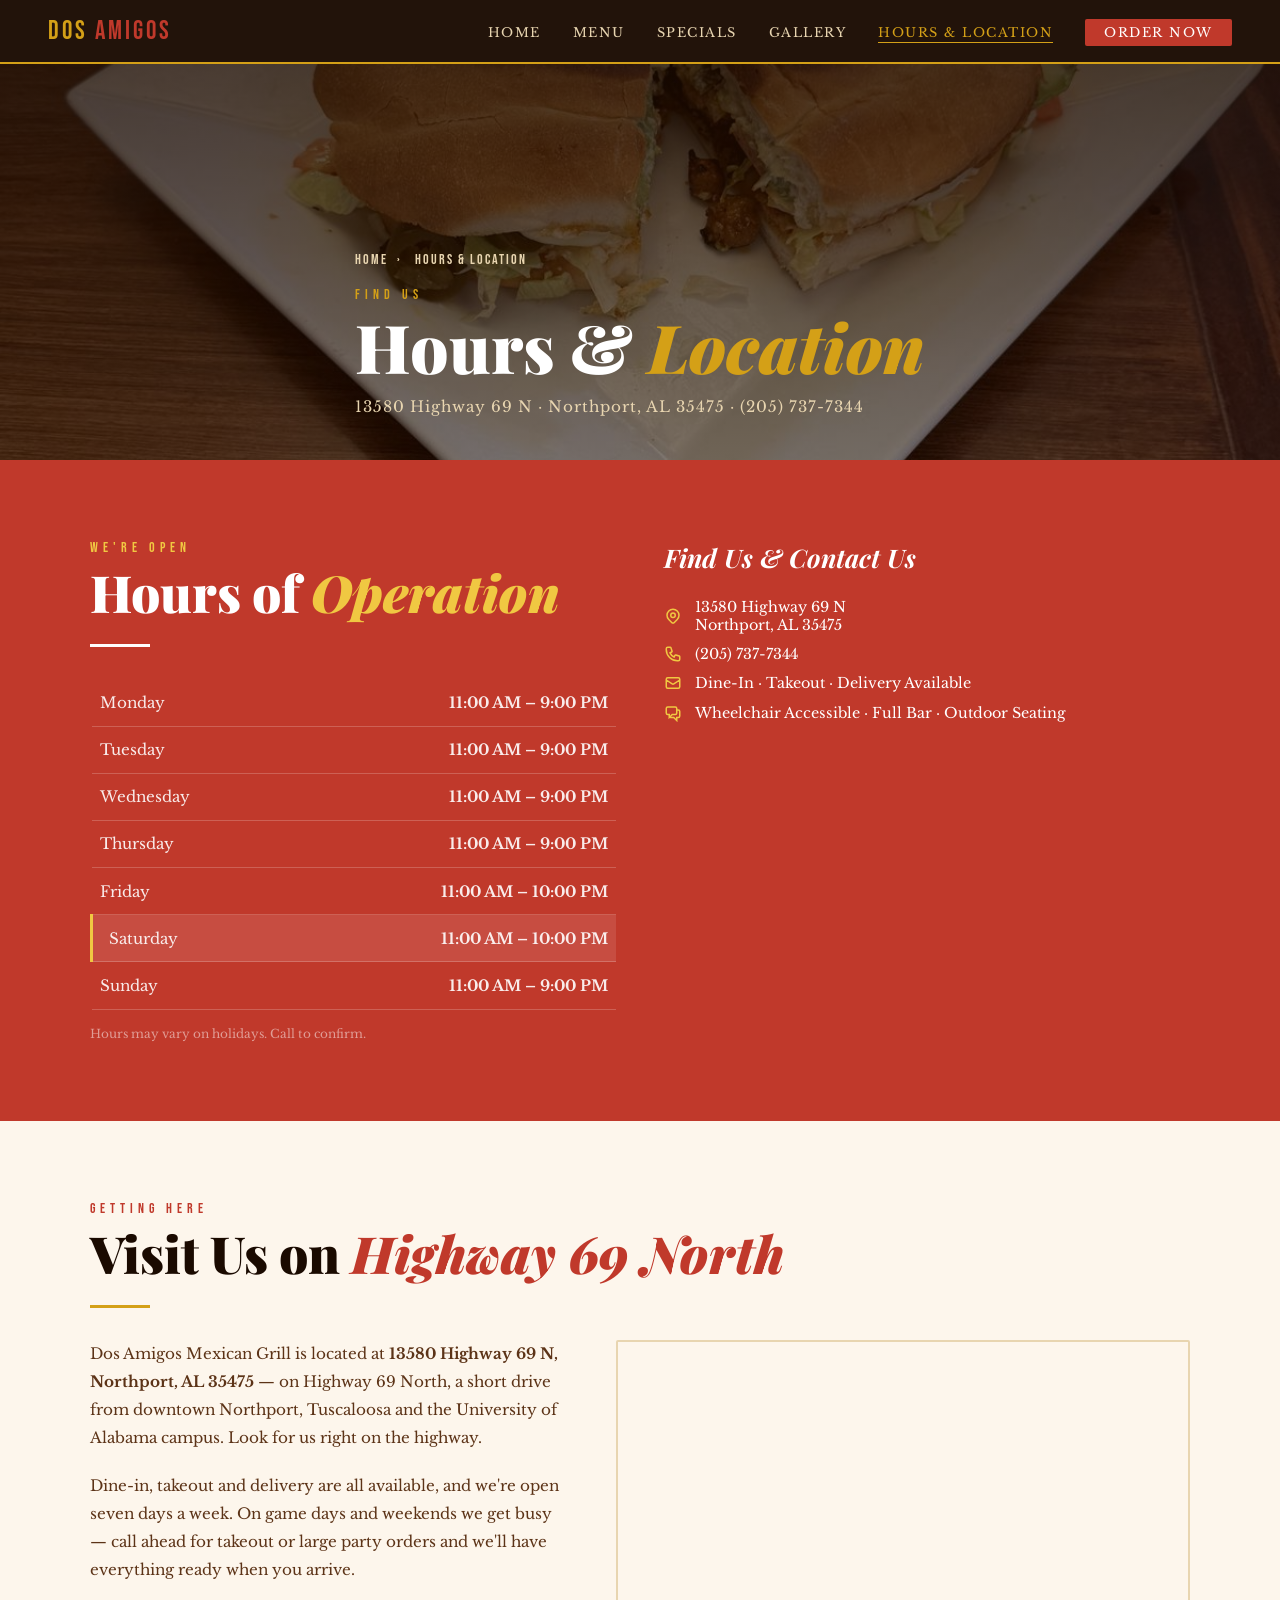
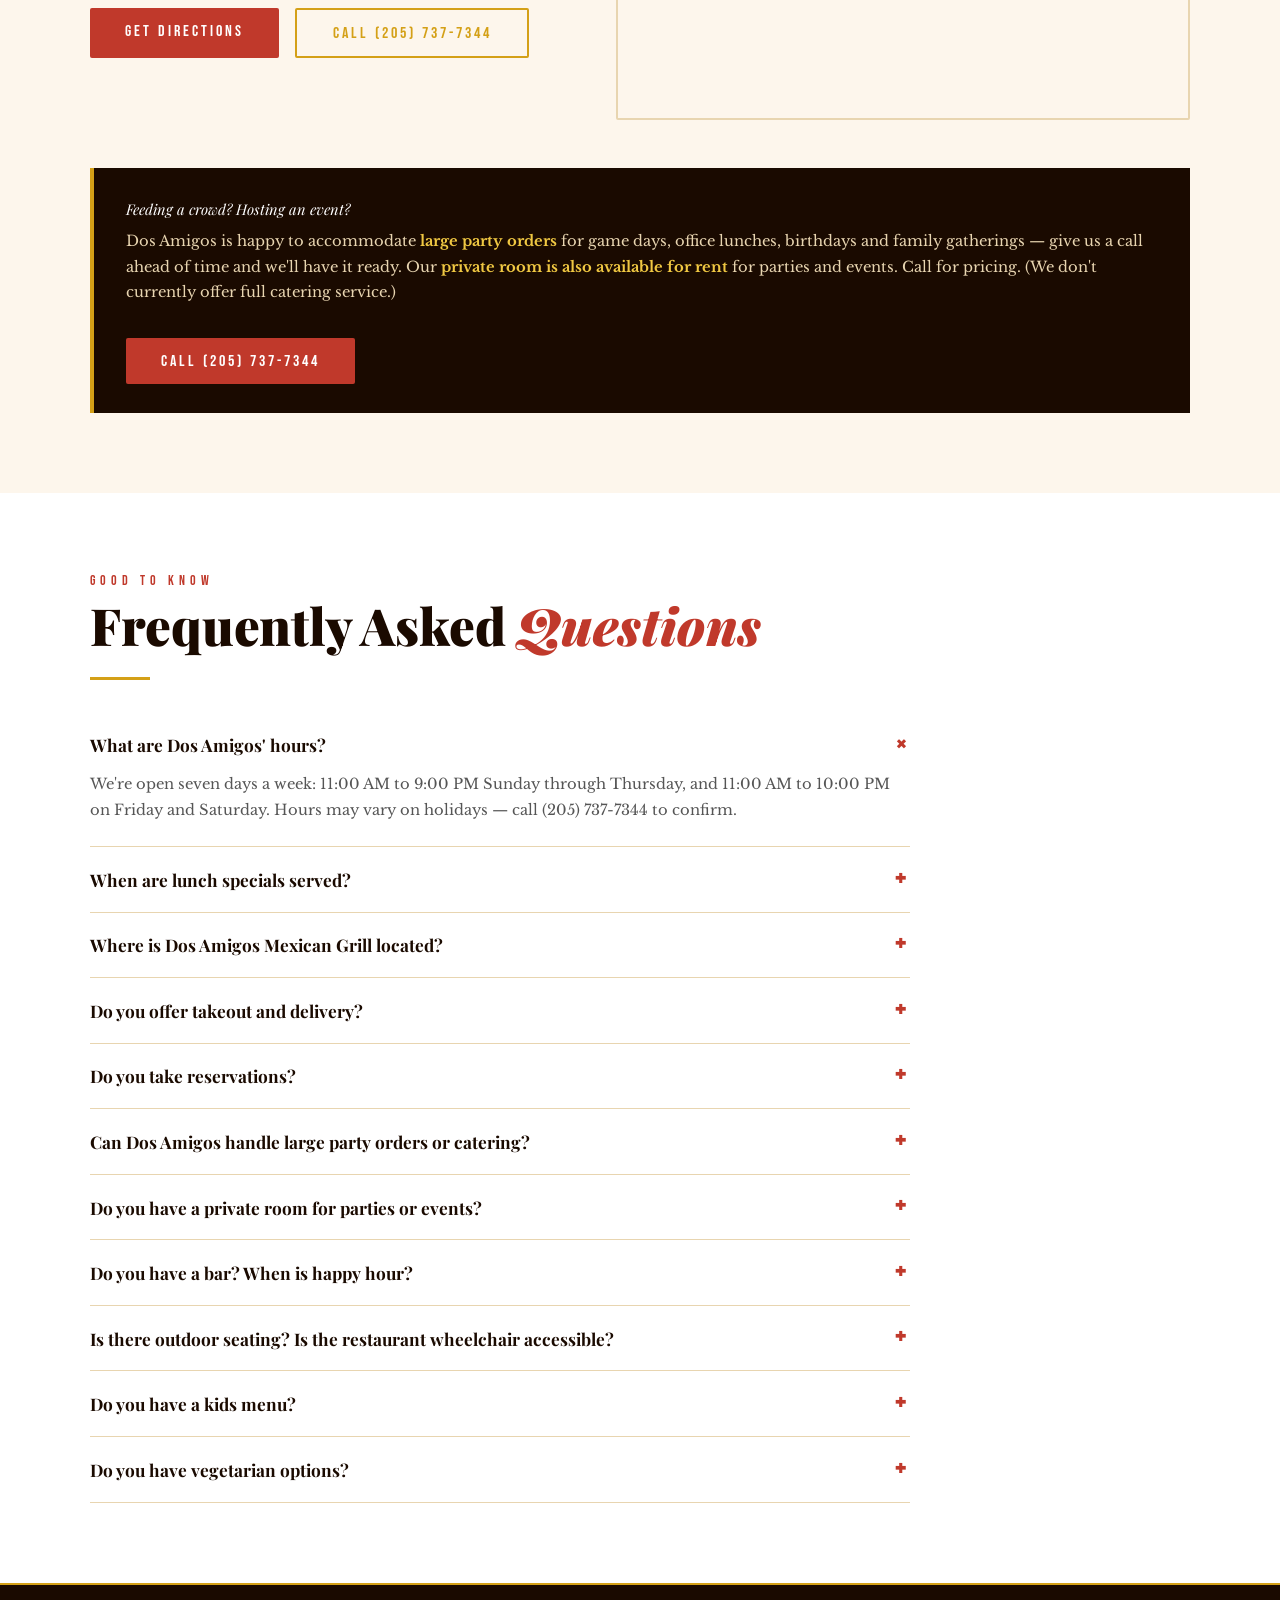
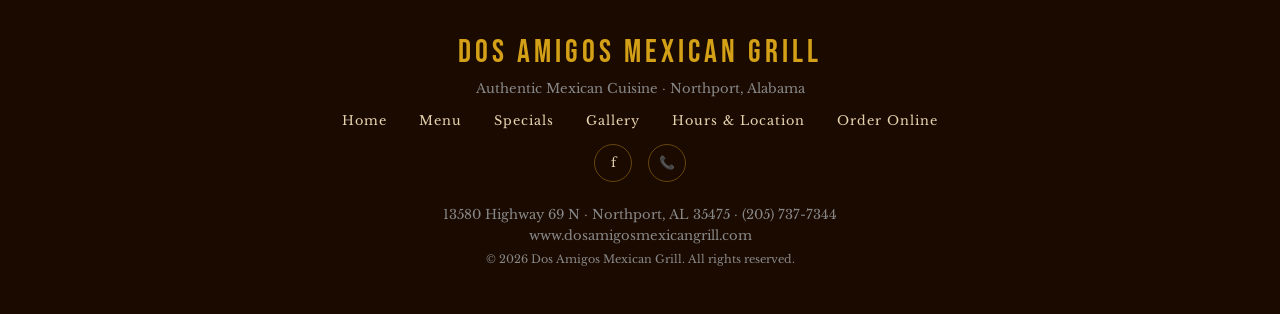
<file: hours-location/index.html>
<!DOCTYPE html>
<html lang="en">
<head>
<meta charset="UTF-8">
<meta name="viewport" content="width=device-width, initial-scale=1.0">
<title>Hours, Location & Directions | Dos Amigos Mexican Grill – Northport, AL</title>
<meta name="description" content="Dos Amigos Mexican Grill hours (open 7 days, 11 AM–9 PM, until 10 PM Fri & Sat), map and directions to 13580 Highway 69 N, Northport, AL 35475, phone, FAQ, takeout, delivery, large party orders and private room rental.">
<link rel="canonical" href="https://www.dosamigosmexicangrill.com/hours-location/">
<meta name="robots" content="index, follow, max-image-preview:large">
<meta name="author" content="Dos Amigos Mexican Grill">
<meta name="theme-color" content="#1a0a00">

<!-- Geo tags for local SEO -->
<meta name="geo.region" content="US-AL">
<meta name="geo.placename" content="Northport, Alabama">
<meta name="geo.position" content="33.4028;-87.5786">
<meta name="ICBM" content="33.4028, -87.5786">

<!-- Open Graph (Facebook / social sharing) -->
<meta property="og:title" content="Hours, Location & Directions | Dos Amigos Mexican Grill – Northport, AL">
<meta property="og:description" content="Dos Amigos Mexican Grill hours (open 7 days, 11 AM–9 PM, until 10 PM Fri & Sat), map and directions to 13580 Highway 69 N, Northport, AL 35475, phone, FAQ, takeout, delivery, large party orders and private room rental.">
<meta property="og:url" content="https://www.dosamigosmexicangrill.com/hours-location/">
<meta property="og:type" content="website">
<meta property="og:locale" content="en_US">
<meta property="og:site_name" content="Dos Amigos Mexican Grill">
<meta property="og:image" content="https://www.dosamigosmexicangrill.com/images/mexican-torta-1200.jpg">
<meta property="og:image:width" content="1200">
<meta property="og:image:height" content="1200">

<!-- Twitter Card -->
<meta name="twitter:card" content="summary_large_image">
<meta name="twitter:title" content="Hours, Location & Directions | Dos Amigos Mexican Grill – Northport, AL">
<meta name="twitter:description" content="Dos Amigos Mexican Grill hours (open 7 days, 11 AM–9 PM, until 10 PM Fri & Sat), map and directions to 13580 Highway 69 N, Northport, AL 35475, phone, FAQ, takeout, delivery, large party orders and private room rental.">
<meta name="twitter:image" content="https://www.dosamigosmexicangrill.com/images/mexican-torta-1200.jpg">

<!-- Security -->
<meta name="referrer" content="strict-origin-when-cross-origin">
<meta http-equiv="X-Content-Type-Options" content="nosniff">

<!-- Performance -->
<link rel="preconnect" href="https://fonts.googleapis.com" crossorigin>
<link rel="preconnect" href="https://fonts.gstatic.com" crossorigin>

<link href="https://fonts.googleapis.com/css2?family=Playfair+Display:ital,wght@0,700;0,900;1,700&family=Libre+Baskerville:ital,wght@0,400;0,700;1,400&family=Bebas+Neue&display=swap" rel="stylesheet">
<link rel="stylesheet" href="../assets/style.css">

<!-- Structured Data -->
<script type="application/ld+json">
{
  "@context": "https://schema.org",
  "@type": "Restaurant",
  "@id": "https://www.dosamigosmexicangrill.com/#restaurant",
  "name": "Dos Amigos Mexican Grill",
  "url": "https://www.dosamigosmexicangrill.com/",
  "image": [
    "https://www.dosamigosmexicangrill.com/images/og-dos-amigos-1200.jpg",
    "https://www.dosamigosmexicangrill.com/images/hero-carne-asada-shrimp-1920.jpg",
    "https://www.dosamigosmexicangrill.com/images/shrimp-cocktail-1200.jpg",
    "https://www.dosamigosmexicangrill.com/images/hawaiian-nachos-1200.jpg",
    "https://www.dosamigosmexicangrill.com/images/mexican-wire-alambre-1200.jpg"
  ],
  "logo": "https://www.dosamigosmexicangrill.com/images/og-dos-amigos-1200.jpg",
  "telephone": "+12057377344",
  "servesCuisine": "Mexican",
  "priceRange": "$$",
  "currenciesAccepted": "USD",
  "address": {
    "@type": "PostalAddress",
    "streetAddress": "13580 Highway 69 N",
    "addressLocality": "Northport",
    "addressRegion": "AL",
    "postalCode": "35475",
    "addressCountry": "US"
  },
  "geo": {
    "@type": "GeoCoordinates",
    "latitude": 33.4028,
    "longitude": -87.5786
  },
  "areaServed": [
    {
      "@type": "City",
      "name": "Northport"
    },
    {
      "@type": "City",
      "name": "Tuscaloosa"
    }
  ],
  "openingHoursSpecification": [
    {
      "@type": "OpeningHoursSpecification",
      "dayOfWeek": [
        "Monday",
        "Tuesday",
        "Wednesday",
        "Thursday",
        "Sunday"
      ],
      "opens": "11:00",
      "closes": "21:00"
    },
    {
      "@type": "OpeningHoursSpecification",
      "dayOfWeek": [
        "Friday",
        "Saturday"
      ],
      "opens": "11:00",
      "closes": "22:00"
    }
  ],
  "hasMenu": "https://www.dosamigosmexicangrill.com/menu/",
  "acceptsReservations": false,
  "amenityFeature": [
    {
      "@type": "LocationFeatureSpecification",
      "name": "Full Bar",
      "value": true
    },
    {
      "@type": "LocationFeatureSpecification",
      "name": "Outdoor Seating",
      "value": true
    },
    {
      "@type": "LocationFeatureSpecification",
      "name": "Wheelchair Accessible",
      "value": true
    },
    {
      "@type": "LocationFeatureSpecification",
      "name": "Takeout",
      "value": true
    },
    {
      "@type": "LocationFeatureSpecification",
      "name": "Delivery",
      "value": true
    }
  ],
  "potentialAction": [
    {
      "@type": "OrderAction",
      "target": "https://www.doordash.com/en/store/dos-amigos-mexican-grill-northport-24864981/",
      "deliveryMethod": "http://purl.org/goodrelations/v1#DeliveryModeOwnFleet"
    }
  ],
  "sameAs": [
    "https://www.facebook.com/dosamigosmexicangrillAL/"
  ]
}
</script>
<script type="application/ld+json">
{
  "@context": "https://schema.org",
  "@type": "BreadcrumbList",
  "itemListElement": [
    {
      "@type": "ListItem",
      "position": 1,
      "name": "Home",
      "item": "https://www.dosamigosmexicangrill.com/"
    },
    {
      "@type": "ListItem",
      "position": 2,
      "name": "Hours & Location",
      "item": "https://www.dosamigosmexicangrill.com/hours-location/"
    }
  ]
}
</script>
<script type="application/ld+json">
{
  "@context": "https://schema.org",
  "@type": "FAQPage",
  "mainEntity": [
    {
      "@type": "Question",
      "name": "What are Dos Amigos' hours?",
      "acceptedAnswer": {
        "@type": "Answer",
        "text": "We're open seven days a week: 11:00 AM to 9:00 PM Sunday through Thursday, and 11:00 AM to 10:00 PM on Friday and Saturday. Hours may vary on holidays — call (205) 737-7344 to confirm."
      }
    },
    {
      "@type": "Question",
      "name": "When are lunch specials served?",
      "acceptedAnswer": {
        "@type": "Answer",
        "text": "Lunch specials are served Monday through Saturday from 11:00 AM to 2:00 PM only. Every day has a $7.99 lunch special with a soft drink included, and lunch fajitas (steak or chicken) are $2.00 off Monday through Friday. See the full list on our Specials page."
      }
    },
    {
      "@type": "Question",
      "name": "Where is Dos Amigos Mexican Grill located?",
      "acceptedAnswer": {
        "@type": "Answer",
        "text": "We're at 13580 Highway 69 N, Northport, AL 35475 — on Highway 69 North, a short drive from downtown Northport, Tuscaloosa and the University of Alabama campus."
      }
    },
    {
      "@type": "Question",
      "name": "Do you offer takeout and delivery?",
      "acceptedAnswer": {
        "@type": "Answer",
        "text": "Yes. Call (205) 737-7344 for takeout, or order delivery through DoorDash."
      }
    },
    {
      "@type": "Question",
      "name": "Do you take reservations?",
      "acceptedAnswer": {
        "@type": "Answer",
        "text": "We don't take reservations — walk-ins are always welcome. If you're bringing a large group, give us a call ahead of time and we'll do our best to get you seated together."
      }
    },
    {
      "@type": "Question",
      "name": "Can Dos Amigos handle large party orders or catering?",
      "acceptedAnswer": {
        "@type": "Answer",
        "text": "We don't currently offer full catering service, but we're happy to accommodate large party orders for game days, office lunches, birthdays and family gatherings. Please call ahead at (205) 737-7344 so we can have everything ready on time."
      }
    },
    {
      "@type": "Question",
      "name": "Do you have a private room for parties or events?",
      "acceptedAnswer": {
        "@type": "Answer",
        "text": "Yes. Our private room is available for rent for birthdays, team dinners, showers and other events. Call (205) 737-7344 for pricing and availability."
      }
    },
    {
      "@type": "Question",
      "name": "Do you have a bar? When is happy hour?",
      "acceptedAnswer": {
        "@type": "Answer",
        "text": "Yes — a full bar with house, topshelf and premium margaritas, cocktails, tequila shots, imported and domestic beer, draft beer and wine. Happy hour is Monday through Friday from 4 PM to 7 PM: house margaritas from $5 and all bottled beer (domestic and imported) $3.50."
      }
    },
    {
      "@type": "Question",
      "name": "Is there outdoor seating? Is the restaurant wheelchair accessible?",
      "acceptedAnswer": {
        "@type": "Answer",
        "text": "Yes to both. We have outdoor seating and the restaurant is wheelchair accessible."
      }
    },
    {
      "@type": "Question",
      "name": "Do you have a kids menu?",
      "acceptedAnswer": {
        "@type": "Answer",
        "text": "Yes. Our $6.99 kids menu (12 and under) includes a beef enchilada, cheese quesadilla, chicken fingers, beef taco, burrito and cheeseburger, each with rice and beans or fries."
      }
    },
    {
      "@type": "Question",
      "name": "Do you have vegetarian options?",
      "acceptedAnswer": {
        "@type": "Answer",
        "text": "Yes. Vegetarian choices include veggie fajitas, the veggie quesadilla, bean nachos, the vegetarian plate, chalupas Dos Amigos, a bean burrito and cheese enchilada plate, and guacamole dip."
      }
    }
  ]
}
</script>
</head>
<body id="top">
<nav aria-label="Main navigation">
  <a class="nav-logo" href="../">Dos <span>Amigos</span></a>
  <ul class="nav-links">
    <li><a href="../">Home</a></li>
    <li><a href="../menu/">Menu</a></li>
    <li><a href="../specials/">Specials</a></li>
    <li><a href="../gallery/">Gallery</a></li>
    <li><a href="../hours-location/" class="active" aria-current="page">Hours &amp; Location</a></li>
    <li><a href="../#order" class="nav-cta">Order Now</a></li>
  </ul>
  <button class="hamburger" type="button" aria-label="Open menu" aria-expanded="false" onclick="toggleMobileMenu(this)">
    <span></span><span></span><span></span>
  </button>
</nav>

<header class="page-hero" style="background-image: linear-gradient(to bottom, rgba(26,10,0,0.78), rgba(26,10,0,0.55)), url('../images/mexican-torta-1200.jpg');">
  <div class="container">
    <div class="breadcrumb" aria-label="Breadcrumb"><a href="../">Home</a> <span>›</span> <span aria-current="page">Hours &amp; Location</span></div>
    <p class="section-label">Find Us</p>
    <h1 class="page-title">Hours &amp; <em>Location</em></h1>
    <p class="page-sub">13580 Highway 69 N · Northport, AL 35475 · (205) 737-7344</p>
  </div>
</header>

<section id="hours">
  <div class="container">
    <div class="hours-grid">
      <div>
        <p class="section-label">We're Open</p>
        <h2 class="section-title" style="color:#fff;">Hours of <em style="color:var(--gold-light)">Operation</em></h2>
        <div class="divider" style="background:#fff;"></div>
        <table class="hours-table">
          <tr><td>Monday</td><td>11:00 AM – 9:00 PM</td></tr>
          <tr><td>Tuesday</td><td>11:00 AM – 9:00 PM</td></tr>
          <tr><td>Wednesday</td><td>11:00 AM – 9:00 PM</td></tr>
          <tr><td>Thursday</td><td>11:00 AM – 9:00 PM</td></tr>
          <tr><td>Friday</td><td>11:00 AM – <strong>10:00 PM</strong></td></tr>
          <tr><td>Saturday</td><td>11:00 AM – <strong>10:00 PM</strong></td></tr>
          <tr><td>Sunday</td><td>11:00 AM – 9:00 PM</td></tr>
        </table>
        <p style="color:rgba(255,255,255,0.5);font-size:0.75rem;margin-top:1rem;">Hours may vary on holidays. Call to confirm.</p>
      </div>
      <div class="hours-info">
        <h3>Find Us &amp; Contact Us</h3>
        <div class="contact-block">
          <div class="contact-item">
            <svg viewBox="0 0 24 24" stroke-width="2"><path d="M17.657 16.657L13.414 20.9a1.998 1.998 0 01-2.827 0l-4.244-4.243a8 8 0 1111.314 0z"/><circle cx="12" cy="11" r="3"/></svg>
            <span>13580 Highway 69 N<br>Northport, AL 35475</span>
          </div>
          <div class="contact-item">
            <svg viewBox="0 0 24 24" stroke-width="2"><path d="M3 5a2 2 0 012-2h3.28a1 1 0 01.948.684l1.498 4.493a1 1 0 01-.502 1.21l-2.257 1.13a11.042 11.042 0 005.516 5.516l1.13-2.257a1 1 0 011.21-.502l4.493 1.498a1 1 0 01.684.949V19a2 2 0 01-2 2h-1C9.716 21 3 14.284 3 6V5z"/></svg>
            <span><a href="tel:2057377344" style="color:#fff;text-decoration:none;">(205) 737-7344</a></span>
          </div>
          <div class="contact-item">
            <svg viewBox="0 0 24 24" stroke-width="2"><path d="M3 8l7.89 5.26a2 2 0 002.22 0L21 8M5 19h14a2 2 0 002-2V7a2 2 0 00-2-2H5a2 2 0 00-2 2v10a2 2 0 002 2z"/></svg>
            <span>Dine-In · Takeout · Delivery Available</span>
          </div>
          <div class="contact-item">
            <svg viewBox="0 0 24 24" stroke-width="2"><path d="M17 8h2a2 2 0 012 2v6a2 2 0 01-2 2h-2v4l-4-4H9a1.994 1.994 0 01-1.414-.586m0 0L11 14h4a2 2 0 002-2V6a2 2 0 00-2-2H5a2 2 0 00-2 2v6a2 2 0 002 2h2v4l.586-.586z"/></svg>
            <span>Wheelchair Accessible · Full Bar · Outdoor Seating</span>
          </div>
        </div>
        </div>
    </div>
  </div>
</section>


<section id="location" class="location-section">
  <div class="container">
    <p class="section-label">Getting Here</p>
    <h2 class="section-title">Visit Us on <em>Highway 69 North</em></h2>
    <div class="divider"></div>
    <div class="location-grid">
      <div>
        <p>Dos Amigos Mexican Grill is located at <strong>13580 Highway 69 N, Northport, AL 35475</strong> — on Highway 69 North, a short drive from downtown Northport, Tuscaloosa and the University of Alabama campus. Look for us right on the highway.</p>
        <p>Dine-in, takeout and delivery are all available, and we're open seven days a week. On game days and weekends we get busy — call ahead for takeout or large party orders and we'll have everything ready when you arrive.</p>
        <div class="location-btns">
          <a href="https://www.google.com/maps/dir/?api=1&amp;destination=13580+Highway+69+N,+Northport,+AL+35475" target="_blank" rel="noopener noreferrer" class="btn-primary">Get Directions</a>
          <a href="tel:2057377344" class="btn-outline">Call (205) 737-7344</a>
        </div>
      </div>
      <div class="map-wrap large">
          <iframe src="https://www.google.com/maps?q=13580+Highway+69+N,+Northport,+AL+35475&amp;output=embed" title="Map to Dos Amigos Mexican Grill, 13580 Highway 69 N, Northport AL" allowfullscreen loading="lazy" referrerpolicy="no-referrer-when-downgrade"></iframe>
        </div>

    </div>
    <div class="callout">
      <div>
        <p class="callout-title">Feeding a crowd? Hosting an event?</p>
        <p>Dos Amigos is happy to accommodate <strong>large party orders</strong> for game days, office lunches, birthdays and family gatherings — give us a call ahead of time and we'll have it ready. Our <strong>private room is also available for rent</strong> for parties and events. Call for pricing. (We don't currently offer full catering service.)</p>
      </div>
      <a href="tel:2057377344" class="btn-primary">Call (205) 737-7344</a>
    </div>
  </div>
</section>

<section id="faq" class="faq-section">
  <div class="container">
    <p class="section-label">Good to Know</p>
    <h2 class="section-title">Frequently Asked <em>Questions</em></h2>
    <div class="divider"></div>
    <div class="faq-list">
      <details class="faq-item" open>
        <summary>What are Dos Amigos' hours?</summary>
        <p>We're open seven days a week: 11:00 AM to 9:00 PM Sunday through Thursday, and 11:00 AM to 10:00 PM on Friday and Saturday. Hours may vary on holidays — call (205) 737-7344 to confirm.</p>
      </details>
      <details class="faq-item">
        <summary>When are lunch specials served?</summary>
        <p>Lunch specials are served Monday through Saturday from 11:00 AM to 2:00 PM only. Every day has a $7.99 lunch special with a soft drink included, and lunch fajitas (steak or chicken) are $2.00 off Monday through Friday. See the full list on our <a href="../specials/">Specials page</a>.</p>
      </details>
      <details class="faq-item">
        <summary>Where is Dos Amigos Mexican Grill located?</summary>
        <p>We're at 13580 Highway 69 N, Northport, AL 35475 — on Highway 69 North, a short drive from downtown Northport, Tuscaloosa and the University of Alabama campus.</p>
      </details>
      <details class="faq-item">
        <summary>Do you offer takeout and delivery?</summary>
        <p>Yes. Call (205) 737-7344 for takeout, or order delivery through <a href="https://www.doordash.com/en/store/dos-amigos-mexican-grill-northport-24864981/" target="_blank" rel="noopener noreferrer">DoorDash</a>.</p>
      </details>
      <details class="faq-item">
        <summary>Do you take reservations?</summary>
        <p>We don't take reservations — walk-ins are always welcome. If you're bringing a large group, give us a call ahead of time and we'll do our best to get you seated together.</p>
      </details>
      <details class="faq-item">
        <summary>Can Dos Amigos handle large party orders or catering?</summary>
        <p>We don't currently offer full catering service, but we're happy to accommodate large party orders for game days, office lunches, birthdays and family gatherings. Please call ahead at (205) 737-7344 so we can have everything ready on time.</p>
      </details>
      <details class="faq-item">
        <summary>Do you have a private room for parties or events?</summary>
        <p>Yes. Our private room is available for rent for birthdays, team dinners, showers and other events. Call (205) 737-7344 for pricing and availability.</p>
      </details>
      <details class="faq-item">
        <summary>Do you have a bar? When is happy hour?</summary>
        <p>Yes — a full bar with house, topshelf and premium margaritas, cocktails, tequila shots, imported and domestic beer, draft beer and wine. Happy hour is Monday through Friday from 4 PM to 7 PM: house margaritas from $5 and all bottled beer (domestic and imported) $3.50.</p>
      </details>
      <details class="faq-item">
        <summary>Is there outdoor seating? Is the restaurant wheelchair accessible?</summary>
        <p>Yes to both. We have outdoor seating and the restaurant is wheelchair accessible.</p>
      </details>
      <details class="faq-item">
        <summary>Do you have a kids menu?</summary>
        <p>Yes. Our $6.99 kids menu (12 and under) includes a beef enchilada, cheese quesadilla, chicken fingers, beef taco, burrito and cheeseburger, each with rice and beans or fries.</p>
      </details>
      <details class="faq-item">
        <summary>Do you have vegetarian options?</summary>
        <p>Yes. Vegetarian choices include veggie fajitas, the veggie quesadilla, bean nachos, the vegetarian plate, chalupas Dos Amigos, a bean burrito and cheese enchilada plate, and guacamole dip.</p>
      </details>
    </div>
  </div>
</section>

<!-- FOOTER -->
<footer>
  <div class="footer-logo">Dos Amigos Mexican Grill</div>
  <p>Authentic Mexican Cuisine · Northport, Alabama</p>
  <div class="footer-links">
    <a href="../">Home</a>
    <a href="../menu/">Menu</a>
    <a href="../specials/">Specials</a>
    <a href="../gallery/">Gallery</a>
    <a href="../hours-location/">Hours &amp; Location</a>
    <a href="../#order">Order Online</a>
  </div>
  <div class="social-links">
    <a href="https://www.facebook.com/dosamigosmexicangrillAL/" target="_blank" rel="noopener noreferrer" title="Facebook" aria-label="Dos Amigos on Facebook">f</a>
    <a href="tel:2057377344" title="Call Us" aria-label="Call Dos Amigos">📞</a>
  </div>
  <p style="margin-top:1.5rem;">13580 Highway 69 N · Northport, AL 35475 · <a href="tel:2057377344" style="color:inherit;text-decoration:none;">(205) 737-7344</a></p>
  <p style="margin-top:0.3rem;"><a href="https://www.dosamigosmexicangrill.com/" style="color:#888;text-decoration:none;">www.dosamigosmexicangrill.com</a></p>
  <p style="margin-top:0.5rem;font-size:0.7rem;">© 2026 Dos Amigos Mexican Grill. All rights reserved.</p>
</footer>
<script src="../assets/main.js" defer></script>
</body>
</html>
</file>
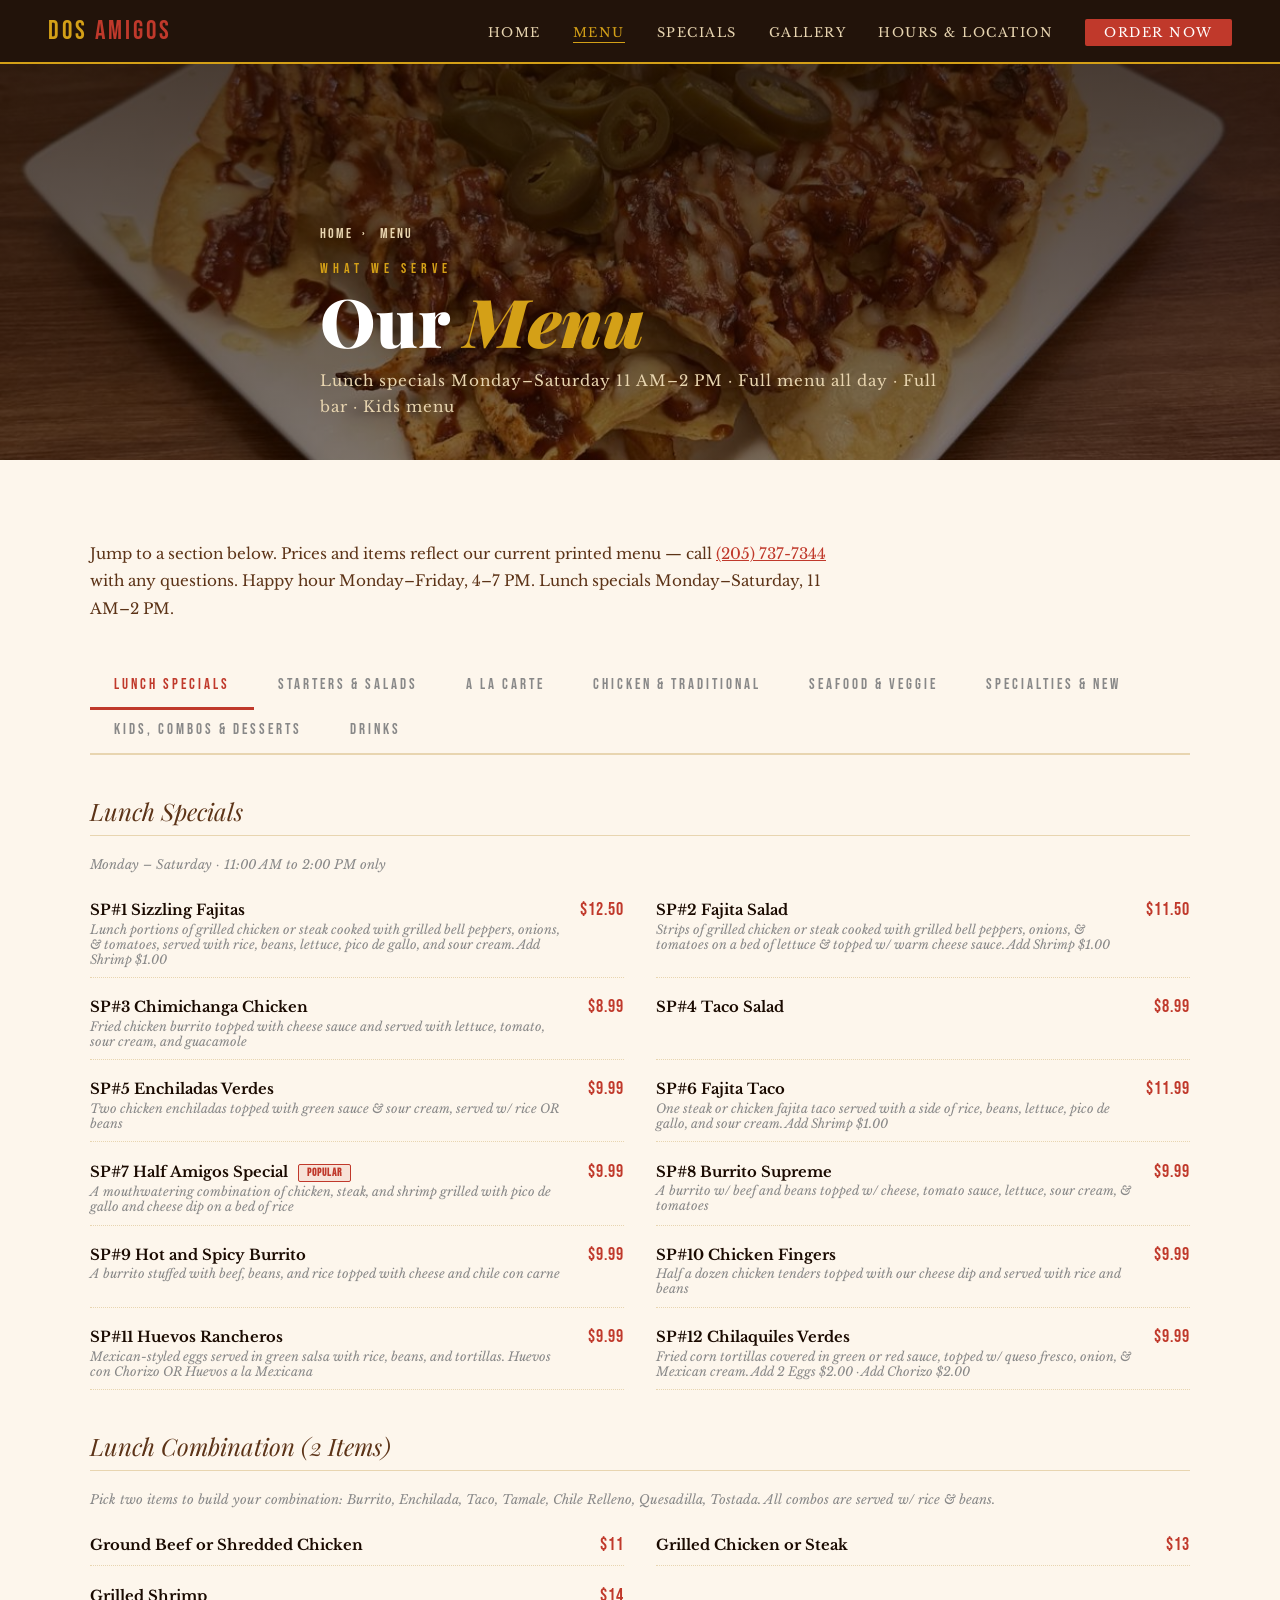
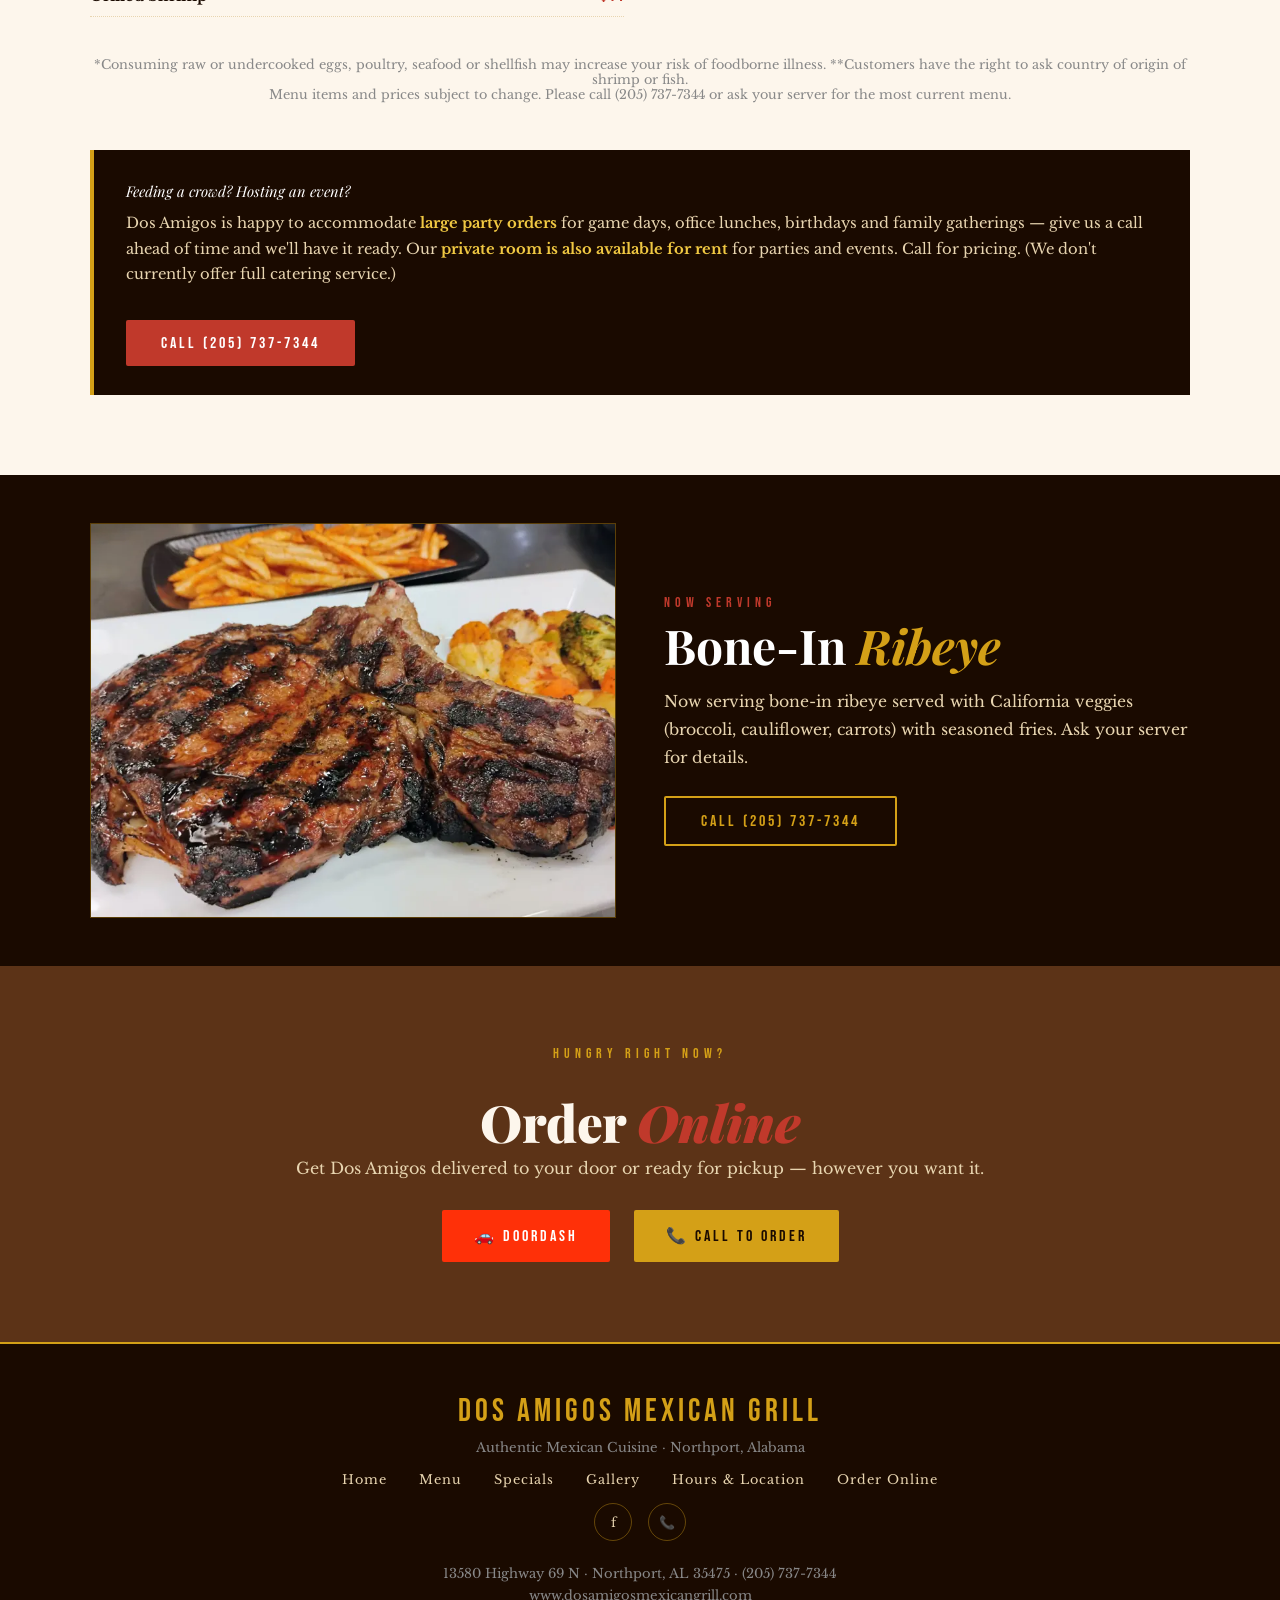
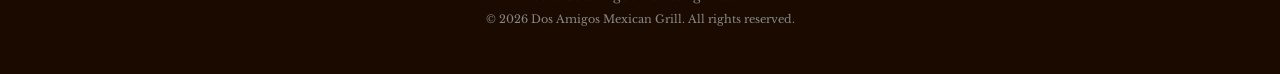
<file: menu/index.html>
<!DOCTYPE html>
<html lang="en">
<head>
<meta charset="UTF-8">
<meta name="viewport" content="width=device-width, initial-scale=1.0">
<title>Menu | Dos Amigos Mexican Grill – Northport, AL</title>
<meta name="description" content="Full Dos Amigos menu with current prices: lunch specials, starters, fajitas, enchiladas, burritos, quesabirrias, seafood, vegetarian plates, new plates, kids meals, desserts, margaritas, cocktails, beer and happy hour. Northport, Alabama.">
<link rel="canonical" href="https://www.dosamigosmexicangrill.com/menu/">
<meta name="robots" content="index, follow, max-image-preview:large">
<meta name="author" content="Dos Amigos Mexican Grill">
<meta name="theme-color" content="#1a0a00">

<!-- Geo tags for local SEO -->
<meta name="geo.region" content="US-AL">
<meta name="geo.placename" content="Northport, Alabama">
<meta name="geo.position" content="33.4028;-87.5786">
<meta name="ICBM" content="33.4028, -87.5786">

<!-- Open Graph (Facebook / social sharing) -->
<meta property="og:title" content="Menu | Dos Amigos Mexican Grill – Northport, AL">
<meta property="og:description" content="Full Dos Amigos menu with current prices: lunch specials, starters, fajitas, enchiladas, burritos, quesabirrias, seafood, vegetarian plates, new plates, kids meals, desserts, margaritas, cocktails, beer and happy hour. Northport, Alabama.">
<meta property="og:url" content="https://www.dosamigosmexicangrill.com/menu/">
<meta property="og:type" content="website">
<meta property="og:locale" content="en_US">
<meta property="og:site_name" content="Dos Amigos Mexican Grill">
<meta property="og:image" content="https://www.dosamigosmexicangrill.com/images/hawaiian-nachos-1200.jpg">
<meta property="og:image:width" content="1200">
<meta property="og:image:height" content="1200">

<!-- Twitter Card -->
<meta name="twitter:card" content="summary_large_image">
<meta name="twitter:title" content="Menu | Dos Amigos Mexican Grill – Northport, AL">
<meta name="twitter:description" content="Full Dos Amigos menu with current prices: lunch specials, starters, fajitas, enchiladas, burritos, quesabirrias, seafood, vegetarian plates, new plates, kids meals, desserts, margaritas, cocktails, beer and happy hour. Northport, Alabama.">
<meta name="twitter:image" content="https://www.dosamigosmexicangrill.com/images/hawaiian-nachos-1200.jpg">

<!-- Security -->
<meta name="referrer" content="strict-origin-when-cross-origin">
<meta http-equiv="X-Content-Type-Options" content="nosniff">

<!-- Performance -->
<link rel="preconnect" href="https://fonts.googleapis.com" crossorigin>
<link rel="preconnect" href="https://fonts.gstatic.com" crossorigin>

<link href="https://fonts.googleapis.com/css2?family=Playfair+Display:ital,wght@0,700;0,900;1,700&family=Libre+Baskerville:ital,wght@0,400;0,700;1,400&family=Bebas+Neue&display=swap" rel="stylesheet">
<link rel="stylesheet" href="../assets/style.css">

<!-- Structured Data -->
<script type="application/ld+json">
{
  "@context": "https://schema.org",
  "@type": "Restaurant",
  "@id": "https://www.dosamigosmexicangrill.com/#restaurant",
  "name": "Dos Amigos Mexican Grill",
  "url": "https://www.dosamigosmexicangrill.com/",
  "image": [
    "https://www.dosamigosmexicangrill.com/images/og-dos-amigos-1200.jpg",
    "https://www.dosamigosmexicangrill.com/images/hero-carne-asada-shrimp-1920.jpg",
    "https://www.dosamigosmexicangrill.com/images/shrimp-cocktail-1200.jpg",
    "https://www.dosamigosmexicangrill.com/images/hawaiian-nachos-1200.jpg",
    "https://www.dosamigosmexicangrill.com/images/mexican-wire-alambre-1200.jpg"
  ],
  "logo": "https://www.dosamigosmexicangrill.com/images/og-dos-amigos-1200.jpg",
  "telephone": "+12057377344",
  "servesCuisine": "Mexican",
  "priceRange": "$$",
  "currenciesAccepted": "USD",
  "address": {
    "@type": "PostalAddress",
    "streetAddress": "13580 Highway 69 N",
    "addressLocality": "Northport",
    "addressRegion": "AL",
    "postalCode": "35475",
    "addressCountry": "US"
  },
  "geo": {
    "@type": "GeoCoordinates",
    "latitude": 33.4028,
    "longitude": -87.5786
  },
  "areaServed": [
    {
      "@type": "City",
      "name": "Northport"
    },
    {
      "@type": "City",
      "name": "Tuscaloosa"
    }
  ],
  "openingHoursSpecification": [
    {
      "@type": "OpeningHoursSpecification",
      "dayOfWeek": [
        "Monday",
        "Tuesday",
        "Wednesday",
        "Thursday",
        "Sunday"
      ],
      "opens": "11:00",
      "closes": "21:00"
    },
    {
      "@type": "OpeningHoursSpecification",
      "dayOfWeek": [
        "Friday",
        "Saturday"
      ],
      "opens": "11:00",
      "closes": "22:00"
    }
  ],
  "hasMenu": "https://www.dosamigosmexicangrill.com/menu/",
  "acceptsReservations": false,
  "amenityFeature": [
    {
      "@type": "LocationFeatureSpecification",
      "name": "Full Bar",
      "value": true
    },
    {
      "@type": "LocationFeatureSpecification",
      "name": "Outdoor Seating",
      "value": true
    },
    {
      "@type": "LocationFeatureSpecification",
      "name": "Wheelchair Accessible",
      "value": true
    },
    {
      "@type": "LocationFeatureSpecification",
      "name": "Takeout",
      "value": true
    },
    {
      "@type": "LocationFeatureSpecification",
      "name": "Delivery",
      "value": true
    }
  ],
  "potentialAction": [
    {
      "@type": "OrderAction",
      "target": "https://www.doordash.com/en/store/dos-amigos-mexican-grill-northport-24864981/",
      "deliveryMethod": "http://purl.org/goodrelations/v1#DeliveryModeOwnFleet"
    }
  ],
  "sameAs": [
    "https://www.facebook.com/dosamigosmexicangrillAL/"
  ]
}
</script>
<script type="application/ld+json">
{
  "@context": "https://schema.org",
  "@type": "BreadcrumbList",
  "itemListElement": [
    {
      "@type": "ListItem",
      "position": 1,
      "name": "Home",
      "item": "https://www.dosamigosmexicangrill.com/"
    },
    {
      "@type": "ListItem",
      "position": 2,
      "name": "Menu",
      "item": "https://www.dosamigosmexicangrill.com/menu/"
    }
  ]
}
</script>
<script type="application/ld+json">
{
  "@context": "https://schema.org",
  "@type": "Menu",
  "@id": "https://www.dosamigosmexicangrill.com/menu/#menu",
  "name": "Dos Amigos Mexican Grill Menu",
  "url": "https://www.dosamigosmexicangrill.com/menu/",
  "inLanguage": "en-US",
  "description": "Full menu for Dos Amigos Mexican Grill in Northport, AL: lunch specials, starters, a la carte, chicken and traditional plates, seafood, vegetarian, house specialties, kids, desserts, margaritas and full bar.",
  "hasMenuSection": [
    {
      "@type": "MenuSection",
      "name": "Lunch Specials",
      "hasMenuSection": [
        {
          "@type": "MenuSection",
          "name": "Lunch Specials",
          "hasMenuItem": [
            {
              "@type": "MenuItem",
              "name": "SP#1 Sizzling Fajitas",
              "description": "Lunch portions of grilled chicken or steak cooked with grilled bell peppers, onions, & tomatoes, served with rice, beans, lettuce, pico de gallo, and sour cream. Add Shrimp $1.00",
              "offers": {
                "@type": "Offer",
                "price": "12.50",
                "priceCurrency": "USD"
              }
            },
            {
              "@type": "MenuItem",
              "name": "SP#2 Fajita Salad",
              "description": "Strips of grilled chicken or steak cooked with grilled bell peppers, onions, & tomatoes on a bed of lettuce & topped w/ warm cheese sauce. Add Shrimp $1.00",
              "offers": {
                "@type": "Offer",
                "price": "11.50",
                "priceCurrency": "USD"
              }
            },
            {
              "@type": "MenuItem",
              "name": "SP#3 Chimichanga Chicken",
              "description": "Fried chicken burrito topped with cheese sauce and served with lettuce, tomato, sour cream, and guacamole",
              "offers": {
                "@type": "Offer",
                "price": "8.99",
                "priceCurrency": "USD"
              }
            },
            {
              "@type": "MenuItem",
              "name": "SP#4 Taco Salad",
              "offers": {
                "@type": "Offer",
                "price": "8.99",
                "priceCurrency": "USD"
              }
            },
            {
              "@type": "MenuItem",
              "name": "SP#5 Enchiladas Verdes",
              "description": "Two chicken enchiladas topped with green sauce & sour cream, served w/ rice OR beans",
              "offers": {
                "@type": "Offer",
                "price": "9.99",
                "priceCurrency": "USD"
              }
            },
            {
              "@type": "MenuItem",
              "name": "SP#6 Fajita Taco",
              "description": "One steak or chicken fajita taco served with a side of rice, beans, lettuce, pico de gallo, and sour cream. Add Shrimp $1.00",
              "offers": {
                "@type": "Offer",
                "price": "11.99",
                "priceCurrency": "USD"
              }
            },
            {
              "@type": "MenuItem",
              "name": "SP#7 Half Amigos Special",
              "description": "A mouthwatering combination of chicken, steak, and shrimp grilled with pico de gallo and cheese dip on a bed of rice",
              "offers": {
                "@type": "Offer",
                "price": "9.99",
                "priceCurrency": "USD"
              }
            },
            {
              "@type": "MenuItem",
              "name": "SP#8 Burrito Supreme",
              "description": "A burrito w/ beef and beans topped w/ cheese, tomato sauce, lettuce, sour cream, & tomatoes",
              "offers": {
                "@type": "Offer",
                "price": "9.99",
                "priceCurrency": "USD"
              }
            },
            {
              "@type": "MenuItem",
              "name": "SP#9 Hot and Spicy Burrito",
              "description": "A burrito stuffed with beef, beans, and rice topped with cheese and chile con carne",
              "offers": {
                "@type": "Offer",
                "price": "9.99",
                "priceCurrency": "USD"
              }
            },
            {
              "@type": "MenuItem",
              "name": "SP#10 Chicken Fingers",
              "description": "Half a dozen chicken tenders topped with our cheese dip and served with rice and beans",
              "offers": {
                "@type": "Offer",
                "price": "9.99",
                "priceCurrency": "USD"
              }
            },
            {
              "@type": "MenuItem",
              "name": "SP#11 Huevos Rancheros",
              "description": "Mexican-styled eggs served in green salsa with rice, beans, and tortillas. Huevos con Chorizo OR Huevos a la Mexicana",
              "offers": {
                "@type": "Offer",
                "price": "9.99",
                "priceCurrency": "USD"
              }
            },
            {
              "@type": "MenuItem",
              "name": "SP#12 Chilaquiles Verdes",
              "description": "Fried corn tortillas covered in green or red sauce, topped w/ queso fresco, onion, & Mexican cream. Add 2 Eggs $2.00 · Add Chorizo $2.00",
              "offers": {
                "@type": "Offer",
                "price": "9.99",
                "priceCurrency": "USD"
              }
            }
          ]
        },
        {
          "@type": "MenuSection",
          "name": "Lunch Combination (2 Items)",
          "hasMenuItem": [
            {
              "@type": "MenuItem",
              "name": "Ground Beef or Shredded Chicken",
              "description": "Pick two items to build your combination: Burrito, Enchilada, Taco, Tamale, Chile Relleno, Quesadilla, Tostada. All combos are served w/ rice & beans.",
              "offers": {
                "@type": "Offer",
                "price": "11",
                "priceCurrency": "USD"
              }
            },
            {
              "@type": "MenuItem",
              "name": "Grilled Chicken or Steak",
              "description": "Pick two items to build your combination: Burrito, Enchilada, Taco, Tamale, Chile Relleno, Quesadilla, Tostada. All combos are served w/ rice & beans.",
              "offers": {
                "@type": "Offer",
                "price": "13",
                "priceCurrency": "USD"
              }
            },
            {
              "@type": "MenuItem",
              "name": "Grilled Shrimp",
              "description": "Pick two items to build your combination: Burrito, Enchilada, Taco, Tamale, Chile Relleno, Quesadilla, Tostada. All combos are served w/ rice & beans.",
              "offers": {
                "@type": "Offer",
                "price": "14",
                "priceCurrency": "USD"
              }
            }
          ]
        }
      ]
    },
    {
      "@type": "MenuSection",
      "name": "Starters & Salads",
      "hasMenuSection": [
        {
          "@type": "MenuSection",
          "name": "Starters",
          "hasMenuItem": [
            {
              "@type": "MenuItem",
              "name": "#64 Chicken Fingers",
              "description": "Half a dozen of crispy chicken tenders served with a side of warm queso",
              "offers": {
                "@type": "Offer",
                "price": "9.25",
                "priceCurrency": "USD"
              }
            },
            {
              "@type": "MenuItem",
              "name": "#65 Chorizo Dip",
              "description": "Delicious Mexican sausage covered with cheese dip",
              "offers": {
                "@type": "Offer",
                "price": "8",
                "priceCurrency": "USD"
              }
            },
            {
              "@type": "MenuItem",
              "name": "Shrimp Dip",
              "description": "A combination of grilled shrimp & pico de gallo covered with cheese dip",
              "offers": {
                "@type": "Offer",
                "price": "10",
                "priceCurrency": "USD"
              }
            },
            {
              "@type": "MenuItem",
              "name": "#66 Nachos Dos Amigos",
              "description": "Beef or chicken nachos with lettuce, tomato, sour cream, & jalapeños. ½ order $10.25 | Full order $13.50",
              "offers": {
                "@type": "Offer",
                "priceCurrency": "USD",
                "priceSpecification": {
                  "@type": "PriceSpecification",
                  "priceCurrency": "USD",
                  "minPrice": "10.25",
                  "maxPrice": "13.50"
                }
              }
            },
            {
              "@type": "MenuItem",
              "name": "#67 Beef or Chicken Nachos",
              "description": "Meat and cheese only! ½ order $9.50 | Full order $11.50",
              "offers": {
                "@type": "Offer",
                "priceCurrency": "USD",
                "priceSpecification": {
                  "@type": "PriceSpecification",
                  "priceCurrency": "USD",
                  "minPrice": "9.50",
                  "maxPrice": "11.50"
                }
              }
            },
            {
              "@type": "MenuItem",
              "name": "#68 Beef and Bean Nachos",
              "description": "Available in chicken. ½ order $10.50 | Full order $12.50",
              "offers": {
                "@type": "Offer",
                "priceCurrency": "USD",
                "priceSpecification": {
                  "@type": "PriceSpecification",
                  "priceCurrency": "USD",
                  "minPrice": "10.50",
                  "maxPrice": "12.50"
                }
              }
            },
            {
              "@type": "MenuItem",
              "name": "#69 Bean Nachos",
              "description": "Chips, beans, and cheese only! ½ order $9 | Full order $11",
              "offers": {
                "@type": "Offer",
                "priceCurrency": "USD",
                "priceSpecification": {
                  "@type": "PriceSpecification",
                  "priceCurrency": "USD",
                  "minPrice": "9",
                  "maxPrice": "11"
                }
              },
              "suitableForDiet": "https://schema.org/VegetarianDiet"
            },
            {
              "@type": "MenuItem",
              "name": "#70 Nacho Fajita Special",
              "description": "Your choice of chicken or steak w/ grilled veggies on a bed of chips topped off with shredded cheese. ½ order $13.50 | Full order $16",
              "offers": {
                "@type": "Offer",
                "priceCurrency": "USD",
                "priceSpecification": {
                  "@type": "PriceSpecification",
                  "priceCurrency": "USD",
                  "minPrice": "13.50",
                  "maxPrice": "16"
                }
              }
            },
            {
              "@type": "MenuItem",
              "name": "#70A Hawaiian Nachos",
              "description": "Grilled chicken and pineapple on a bed of chips topped w/ BBQ, cheese, and jalapeños. ½ order $13.00 | Full order $17.00",
              "offers": {
                "@type": "Offer",
                "priceCurrency": "USD",
                "priceSpecification": {
                  "@type": "PriceSpecification",
                  "priceCurrency": "USD",
                  "minPrice": "13",
                  "maxPrice": "17"
                }
              }
            },
            {
              "@type": "MenuItem",
              "name": "#76 Cheese Dip or Bean Dip",
              "offers": {
                "@type": "Offer",
                "price": "6.50",
                "priceCurrency": "USD"
              }
            },
            {
              "@type": "MenuItem",
              "name": "#77 Guacamole Dip",
              "offers": {
                "@type": "Offer",
                "price": "6.50",
                "priceCurrency": "USD"
              },
              "suitableForDiet": "https://schema.org/VegetarianDiet"
            },
            {
              "@type": "MenuItem",
              "name": "#77A Guacamole Fresco",
              "description": "Made-to-order chunky guacamole with fresh tomatoes, cilantro, onion, and jalapeño",
              "offers": {
                "@type": "Offer",
                "price": "9",
                "priceCurrency": "USD"
              },
              "suitableForDiet": "https://schema.org/VegetarianDiet"
            },
            {
              "@type": "MenuItem",
              "name": "#78 Amigos Dip",
              "description": "Our combination of ground beef, grilled pico de gallo and our cheese dip",
              "offers": {
                "@type": "Offer",
                "price": "8",
                "priceCurrency": "USD"
              }
            },
            {
              "@type": "MenuItem",
              "name": "#78A Chef's Dip",
              "description": "Our combination of beef, beans, jalapeños, pico de gallo, and cheese dip",
              "offers": {
                "@type": "Offer",
                "price": "10",
                "priceCurrency": "USD"
              }
            },
            {
              "@type": "MenuItem",
              "name": "#79 Sampler",
              "description": "A shareable plate that includes two mini chimichangas, two flautas, two quesadillas served with lettuce, sour cream, and tomato",
              "offers": {
                "@type": "Offer",
                "price": "15",
                "priceCurrency": "USD"
              }
            },
            {
              "@type": "MenuItem",
              "name": "#80 Asada Fries",
              "description": "A bed of crispy fries topped with grilled steak, warm queso, pico de gallo, and sour cream",
              "offers": {
                "@type": "Offer",
                "price": "13.50",
                "priceCurrency": "USD"
              }
            },
            {
              "@type": "MenuItem",
              "name": "#81 Wings & Fries",
              "description": "6 or 12 count of Buffalo wings served with a side of fries and ranch or blue cheese. (6) piece $10 | (12) piece $16",
              "offers": {
                "@type": "Offer",
                "priceCurrency": "USD",
                "priceSpecification": {
                  "@type": "PriceSpecification",
                  "priceCurrency": "USD",
                  "minPrice": "10",
                  "maxPrice": "16"
                }
              }
            },
            {
              "@type": "MenuItem",
              "name": "#82 Jalapeño Poppers",
              "description": "Fried spring rolls stuffed w/ savory cotija & cream cheese and jalapeños",
              "offers": {
                "@type": "Offer",
                "price": "8",
                "priceCurrency": "USD"
              }
            }
          ]
        },
        {
          "@type": "MenuSection",
          "name": "Salads",
          "hasMenuItem": [
            {
              "@type": "MenuItem",
              "name": "#71 Dos Amigos Salad",
              "description": "A bed of lettuce, topped with sour cream & tomato w/ your choice of meat (chicken or beef). Add Guacamole $2",
              "offers": {
                "@type": "Offer",
                "price": "10.50",
                "priceCurrency": "USD"
              }
            },
            {
              "@type": "MenuItem",
              "name": "#72 Dos Amigos Fajita Salad",
              "description": "Your choice of chicken or steak with grilled veggies on a bed of lettuce, topped with warm cheese sauce",
              "offers": {
                "@type": "Offer",
                "price": "15",
                "priceCurrency": "USD"
              }
            },
            {
              "@type": "MenuItem",
              "name": "#72A Grilled Chicken Salad",
              "description": "Sliced grilled chicken breast on lettuce with tomato and avocado",
              "offers": {
                "@type": "Offer",
                "price": "15",
                "priceCurrency": "USD"
              }
            },
            {
              "@type": "MenuItem",
              "name": "#73 The Volcano",
              "description": "Grilled chicken/steak with grilled bell peppers, tomatoes & onions served w/ rice & a fresh slice of tomato, all topped w/ cheese dip. Add Shrimp $2",
              "offers": {
                "@type": "Offer",
                "price": "15",
                "priceCurrency": "USD"
              }
            },
            {
              "@type": "MenuItem",
              "name": "#74 Taco Salad",
              "description": "A large taco shell with chicken or beef topped with lettuce, sour cream, tomato, and shredded cheese",
              "offers": {
                "@type": "Offer",
                "price": "10.50",
                "priceCurrency": "USD"
              }
            },
            {
              "@type": "MenuItem",
              "name": "#75 Tossed Salad",
              "offers": {
                "@type": "Offer",
                "price": "6",
                "priceCurrency": "USD"
              },
              "suitableForDiet": "https://schema.org/VegetarianDiet"
            }
          ]
        }
      ]
    },
    {
      "@type": "MenuSection",
      "name": "A La Carte",
      "hasMenuSection": [
        {
          "@type": "MenuSection",
          "name": "A La Carte",
          "hasMenuItem": [
            {
              "@type": "MenuItem",
              "name": "#1 Cheese Quesadilla",
              "description": "W/ chicken or beef $6 · W/ grilled chicken or steak $8.50 · W/ shrimp $9.50",
              "offers": {
                "@type": "Offer",
                "price": "5",
                "priceCurrency": "USD"
              }
            },
            {
              "@type": "MenuItem",
              "name": "#2 Rice",
              "offers": {
                "@type": "Offer",
                "price": "4",
                "priceCurrency": "USD"
              },
              "suitableForDiet": "https://schema.org/VegetarianDiet"
            },
            {
              "@type": "MenuItem",
              "name": "#3 Beans",
              "offers": {
                "@type": "Offer",
                "price": "4",
                "priceCurrency": "USD"
              },
              "suitableForDiet": "https://schema.org/VegetarianDiet"
            },
            {
              "@type": "MenuItem",
              "name": "#4 Taco",
              "description": "W/ grilled chicken or steak $4.50",
              "offers": {
                "@type": "Offer",
                "price": "3.50",
                "priceCurrency": "USD"
              }
            },
            {
              "@type": "MenuItem",
              "name": "#5 Burrito Topped w/ Red Sauce",
              "description": "W/ grilled chicken or steak $9.50 · W/ shrimp $10.50",
              "offers": {
                "@type": "Offer",
                "price": "7.50",
                "priceCurrency": "USD"
              }
            },
            {
              "@type": "MenuItem",
              "name": "#6 Enchilada",
              "offers": {
                "@type": "Offer",
                "price": "4.50",
                "priceCurrency": "USD"
              }
            },
            {
              "@type": "MenuItem",
              "name": "#7 Macaroni Tomato Soup",
              "offers": {
                "@type": "Offer",
                "price": "5",
                "priceCurrency": "USD"
              }
            },
            {
              "@type": "MenuItem",
              "name": "#8 Chile Relleno",
              "description": "W/ chicken or beef $8 · W/ grilled chicken or steak $9 · W/ shrimp $10",
              "offers": {
                "@type": "Offer",
                "priceCurrency": "USD",
                "priceSpecification": {
                  "@type": "PriceSpecification",
                  "priceCurrency": "USD",
                  "minPrice": "8",
                  "maxPrice": "10"
                }
              }
            },
            {
              "@type": "MenuItem",
              "name": "#9 Order of Tortillas",
              "offers": {
                "@type": "Offer",
                "price": "2",
                "priceCurrency": "USD"
              }
            },
            {
              "@type": "MenuItem",
              "name": "#10 Chalupa",
              "offers": {
                "@type": "Offer",
                "price": "4.50",
                "priceCurrency": "USD"
              }
            },
            {
              "@type": "MenuItem",
              "name": "#11 Flauta",
              "offers": {
                "@type": "Offer",
                "price": "4.50",
                "priceCurrency": "USD"
              }
            },
            {
              "@type": "MenuItem",
              "name": "#12 Beef Tostada",
              "offers": {
                "@type": "Offer",
                "price": "5",
                "priceCurrency": "USD"
              }
            },
            {
              "@type": "MenuItem",
              "name": "#13 Chimichanga",
              "offers": {
                "@type": "Offer",
                "price": "10",
                "priceCurrency": "USD"
              }
            },
            {
              "@type": "MenuItem",
              "name": "#14 Tamale",
              "offers": {
                "@type": "Offer",
                "price": "4.50",
                "priceCurrency": "USD"
              }
            }
          ]
        },
        {
          "@type": "MenuSection",
          "name": "Extras",
          "hasMenuItem": [
            {
              "@type": "MenuItem",
              "name": "Guacamole",
              "offers": {
                "@type": "Offer",
                "price": "2.00",
                "priceCurrency": "USD"
              }
            },
            {
              "@type": "MenuItem",
              "name": "Sour Cream",
              "offers": {
                "@type": "Offer",
                "price": "1.00",
                "priceCurrency": "USD"
              }
            },
            {
              "@type": "MenuItem",
              "name": "Pickled Jalapeños",
              "offers": {
                "@type": "Offer",
                "price": "1.00",
                "priceCurrency": "USD"
              }
            },
            {
              "@type": "MenuItem",
              "name": "(3) Jalapeño Toreados w/ Onion",
              "offers": {
                "@type": "Offer",
                "price": "4.00",
                "priceCurrency": "USD"
              }
            },
            {
              "@type": "MenuItem",
              "name": "Shredded Cheese",
              "offers": {
                "@type": "Offer",
                "price": "2.00",
                "priceCurrency": "USD"
              }
            },
            {
              "@type": "MenuItem",
              "name": "Pico de Gallo",
              "offers": {
                "@type": "Offer",
                "price": "2.50",
                "priceCurrency": "USD"
              }
            },
            {
              "@type": "MenuItem",
              "name": "French Fries",
              "offers": {
                "@type": "Offer",
                "price": "3.00",
                "priceCurrency": "USD"
              }
            },
            {
              "@type": "MenuItem",
              "name": "Add Shrimp Skewer to Any Dish",
              "offers": {
                "@type": "Offer",
                "price": "9",
                "priceCurrency": "USD"
              }
            }
          ]
        }
      ]
    },
    {
      "@type": "MenuSection",
      "name": "Chicken & Traditional",
      "hasMenuSection": [
        {
          "@type": "MenuSection",
          "name": "Chicken",
          "hasMenuItem": [
            {
              "@type": "MenuItem",
              "name": "#16 Two Chicken Quesadillas",
              "description": "Served with lettuce, sour cream, & tomato",
              "offers": {
                "@type": "Offer",
                "price": "13",
                "priceCurrency": "USD"
              }
            },
            {
              "@type": "MenuItem",
              "name": "#17 Dos Amigos Chicken Fingers",
              "description": "Chicken tenders topped with cheese dip and served with rice and beans",
              "offers": {
                "@type": "Offer",
                "price": "12.50",
                "priceCurrency": "USD"
              }
            },
            {
              "@type": "MenuItem",
              "name": "#18 Dos Amigos Chimi-Dinner",
              "description": "Fried burrito topped with cheese dip served with rice, beans, and salad",
              "offers": {
                "@type": "Offer",
                "price": "13.50",
                "priceCurrency": "USD"
              }
            },
            {
              "@type": "MenuItem",
              "name": "#19 Enchiladas Verdes",
              "description": "Two enchiladas topped with green sauce & sour cream. Served with rice & beans",
              "offers": {
                "@type": "Offer",
                "price": "13.50",
                "priceCurrency": "USD"
              }
            },
            {
              "@type": "MenuItem",
              "name": "#20 Coach Dana Bowl",
              "description": "Steak, grilled chicken, & shrimp with spinach, mushrooms, red and green bell peppers, and red onions topped with cheese dip",
              "offers": {
                "@type": "Offer",
                "price": "15",
                "priceCurrency": "USD"
              }
            },
            {
              "@type": "MenuItem",
              "name": "#21 Chicken Enchiladas (3)",
              "description": "Chicken enchiladas served with guacamole salad",
              "offers": {
                "@type": "Offer",
                "price": "12",
                "priceCurrency": "USD"
              }
            },
            {
              "@type": "MenuItem",
              "name": "#23 Flautas Mexicanas",
              "description": "Shredded chicken or ground beef flautas served with our signature salad",
              "offers": {
                "@type": "Offer",
                "price": "12",
                "priceCurrency": "USD"
              }
            },
            {
              "@type": "MenuItem",
              "name": "#24 Pollo a la Parrilla",
              "description": "Delicious grilled chicken breast served with rice, beans, and salad. Add Chorizo $2.00",
              "offers": {
                "@type": "Offer",
                "price": "15.50",
                "priceCurrency": "USD"
              }
            }
          ]
        },
        {
          "@type": "MenuSection",
          "name": "Traditional",
          "hasMenuItem": [
            {
              "@type": "MenuItem",
              "name": "#99 Molcajete",
              "description": "A traditional dish including a ribeye, grilled chicken breast, two shrimp skewers, grilled queso fresco, cactus, a jalapeño toreado, and green onions. Served with rice, beans, lettuce, pico de gallo, sliced avocado, two macaroni tomato soups, and two tortillas.",
              "offers": {
                "@type": "Offer",
                "price": "48",
                "priceCurrency": "USD"
              }
            },
            {
              "@type": "MenuItem",
              "name": "#26 Taco Fajita Grande",
              "description": "A grilled steak or chicken fajita taco with rice, beans, lettuce, tomato & sour cream",
              "offers": {
                "@type": "Offer",
                "price": "14",
                "priceCurrency": "USD"
              }
            },
            {
              "@type": "MenuItem",
              "name": "#27 Piña Amigos",
              "description": "A sliced pineapple filled with chicken, steak, shrimp, grilled peppers, tomatoes, onions, and shredded mozzarella cheese",
              "offers": {
                "@type": "Offer",
                "price": "16",
                "priceCurrency": "USD"
              }
            },
            {
              "@type": "MenuItem",
              "name": "#30 Combination Dinner",
              "description": "One chimichanga and one flauta covered in cheese & served with rice and beans",
              "offers": {
                "@type": "Offer",
                "price": "13",
                "priceCurrency": "USD"
              }
            },
            {
              "@type": "MenuItem",
              "name": "#31 Hot and Spicy Burrito",
              "description": "A beef burrito stuffed with rice and beans topped with chile con carne and sour cream",
              "offers": {
                "@type": "Offer",
                "price": "12.50",
                "priceCurrency": "USD"
              }
            },
            {
              "@type": "MenuItem",
              "name": "#32 Enchiladas Rancheras",
              "description": "Four beef enchiladas topped with cheese, enchilada sauce, lettuce, tomato, & sour cream (available in chicken or cheese)",
              "offers": {
                "@type": "Offer",
                "price": "14",
                "priceCurrency": "USD"
              }
            },
            {
              "@type": "MenuItem",
              "name": "#33 Enchiladas Supreme",
              "description": "Supreme plate that includes a chicken enchilada, a cheese enchilada, a beef enchilada, & a bean enchilada topped with cheese, enchilada sauce, lettuce, sour cream, and tomato",
              "offers": {
                "@type": "Offer",
                "price": "14",
                "priceCurrency": "USD"
              }
            },
            {
              "@type": "MenuItem",
              "name": "#34 Chile Rellenos",
              "description": "Two chile rellenos filled with beef. Served with guacamole salad",
              "offers": {
                "@type": "Offer",
                "price": "14.50",
                "priceCurrency": "USD"
              }
            },
            {
              "@type": "MenuItem",
              "name": "#35 Tacos",
              "description": "Regular (3) — filled with ground beef or shredded chicken topped with shredded cheese and lettuce $10 · Traditional (3) — your choice of grilled chicken, steak, chorizo, or pastor topped with diced onions and cilantro $14 · With Ribeye $16",
              "offers": {
                "@type": "Offer",
                "priceCurrency": "USD",
                "priceSpecification": {
                  "@type": "PriceSpecification",
                  "priceCurrency": "USD",
                  "minPrice": "10",
                  "maxPrice": "16"
                }
              }
            },
            {
              "@type": "MenuItem",
              "name": "#35A Quesabirrias (3)",
              "description": "Grilled and seasoned tortillas filled with melted cheese and birria served with cilantro, onion, and consomé",
              "offers": {
                "@type": "Offer",
                "price": "15.50",
                "priceCurrency": "USD"
              }
            },
            {
              "@type": "MenuItem",
              "name": "#36 Quesadilla Dinner",
              "description": "One chicken or beef quesadilla paired with rice & beans served with a side salad",
              "offers": {
                "@type": "Offer",
                "price": "13",
                "priceCurrency": "USD"
              }
            },
            {
              "@type": "MenuItem",
              "name": "#38 Fajita Chimichanga Dinner",
              "description": "One chimichanga filled with grilled steak or grilled chicken and grilled veggies served with rice, beans, and salad",
              "offers": {
                "@type": "Offer",
                "price": "15",
                "priceCurrency": "USD"
              }
            },
            {
              "@type": "MenuItem",
              "name": "#39 Burrito Supreme",
              "description": "A beef & bean burrito topped with shredded cheese, tomato sauce, lettuce, tomato, & sour cream. Add Guacamole $2",
              "offers": {
                "@type": "Offer",
                "price": "12",
                "priceCurrency": "USD"
              }
            },
            {
              "@type": "MenuItem",
              "name": "#40 Golden Enchiladas",
              "description": "Three shredded chicken fried enchiladas topped with our warm queso & salad",
              "offers": {
                "@type": "Offer",
                "price": "12",
                "priceCurrency": "USD"
              }
            },
            {
              "@type": "MenuItem",
              "name": "#43 Fajita Burrito",
              "description": "One burrito filled with grilled steak or chicken cooked with grilled bell peppers, onions, & tomatoes topped with cheese dip. Add Shrimp $2",
              "offers": {
                "@type": "Offer",
                "price": "14",
                "priceCurrency": "USD"
              }
            },
            {
              "@type": "MenuItem",
              "name": "#44 Quesadilla Special",
              "description": "Two quesadillas with grilled steak, bell peppers, tomato & onion. Served with lettuce, sour cream, and tomato",
              "offers": {
                "@type": "Offer",
                "price": "15.50",
                "priceCurrency": "USD"
              }
            },
            {
              "@type": "MenuItem",
              "name": "#45 Fajita Quesadilla",
              "description": "One quesadilla with grilled steak or chicken and grilled veggies. Add Salad $2",
              "offers": {
                "@type": "Offer",
                "price": "10",
                "priceCurrency": "USD"
              }
            },
            {
              "@type": "MenuItem",
              "name": "#95 Pizzadilla",
              "description": "A quesadilla stuffed with your choice of steak, al pastor, chorizo, or grilled chicken, served with cilantro, onion, guacamole, and a side of homemade hot sauce",
              "offers": {
                "@type": "Offer",
                "price": "15.50",
                "priceCurrency": "USD"
              }
            },
            {
              "@type": "MenuItem",
              "name": "#95A Pizza-Birria",
              "description": "A quesadilla stuffed with birria served with cilantro, onion, guacamole, consomé and our homemade hot sauce on the side",
              "offers": {
                "@type": "Offer",
                "price": "15.50",
                "priceCurrency": "USD"
              }
            },
            {
              "@type": "MenuItem",
              "name": "Add Shrimp Skewer to Any Dish",
              "offers": {
                "@type": "Offer",
                "price": "9",
                "priceCurrency": "USD"
              }
            }
          ]
        }
      ]
    },
    {
      "@type": "MenuSection",
      "name": "Seafood & Veggie",
      "hasMenuSection": [
        {
          "@type": "MenuSection",
          "name": "Seafood",
          "hasMenuItem": [
            {
              "@type": "MenuItem",
              "name": "#42 Shrimp and Scallop Fajitas",
              "description": "Sizzling grilled shrimp & scallops with bell pepper, onions, and tomato served on a skillet with rice, beans, lettuce, pico de gallo, sour cream, & tortillas",
              "offers": {
                "@type": "Offer",
                "price": "23",
                "priceCurrency": "USD"
              }
            },
            {
              "@type": "MenuItem",
              "name": "#46 Shrimp Quesadilla",
              "description": "Add lettuce, sour cream, & tomato $2",
              "offers": {
                "@type": "Offer",
                "price": "10",
                "priceCurrency": "USD"
              }
            },
            {
              "@type": "MenuItem",
              "name": "#47 Shrimp Enchiladas",
              "description": "Enchiladas w/ shrimp, served with rice and beans",
              "offers": {
                "@type": "Offer",
                "price": "13",
                "priceCurrency": "USD"
              }
            },
            {
              "@type": "MenuItem",
              "name": "#48 Shrimp Fajita Quesadillas",
              "description": "Two quesadillas with grilled shrimp & veggies served with lettuce, sour cream, & tomato",
              "offers": {
                "@type": "Offer",
                "price": "17",
                "priceCurrency": "USD"
              }
            },
            {
              "@type": "MenuItem",
              "name": "#49 Shrimp Cocktail",
              "description": "Chilled shrimp served in a cocktail sauce with avocado, tomato, onion, cilantro, & jalapeño",
              "offers": {
                "@type": "Offer",
                "price": "16",
                "priceCurrency": "USD"
              }
            },
            {
              "@type": "MenuItem",
              "name": "#49A Barrillas de Camarón (2)",
              "description": "Shrimp skewers served w/ rice and avocado salad",
              "offers": {
                "@type": "Offer",
                "price": "21",
                "priceCurrency": "USD"
              }
            },
            {
              "@type": "MenuItem",
              "name": "#50 Shrimp Fajitas",
              "description": "Sizzling grilled shrimp with sliced bell pepper, onions, & tomato, served with rice, beans, lettuce, pico de gallo, sour cream, & tortillas. For One $22 | For Two $28",
              "offers": {
                "@type": "Offer",
                "priceCurrency": "USD",
                "priceSpecification": {
                  "@type": "PriceSpecification",
                  "priceCurrency": "USD",
                  "minPrice": "22",
                  "maxPrice": "28"
                }
              }
            },
            {
              "@type": "MenuItem",
              "name": "#50A Seafood Tacos",
              "description": "Three grilled shrimp or fish tacos with pico de gallo, lettuce, & shredded cheese",
              "offers": {
                "@type": "Offer",
                "price": "14.50",
                "priceCurrency": "USD"
              }
            },
            {
              "@type": "MenuItem",
              "name": "#50B Tilapia Amigos",
              "description": "Two grilled tilapia fillets served with rice, beans, lettuce, sour cream, avocado, & tortillas",
              "offers": {
                "@type": "Offer",
                "price": "16",
                "priceCurrency": "USD"
              }
            },
            {
              "@type": "MenuItem",
              "name": "#50C Pechuga Special",
              "description": "A grilled chicken breast with 6 grilled shrimp, cheese dip, served with rice, beans, and tortillas",
              "offers": {
                "@type": "Offer",
                "price": "16",
                "priceCurrency": "USD"
              }
            }
          ]
        },
        {
          "@type": "MenuSection",
          "name": "Vegetarian",
          "hasMenuItem": [
            {
              "@type": "MenuItem",
              "name": "#51 Veggie Fajitas",
              "description": "Grilled onions, bell peppers, spinach, and mushrooms covered with shredded cheese, served with rice, beans, tortillas, and salad",
              "offers": {
                "@type": "Offer",
                "price": "16.00",
                "priceCurrency": "USD"
              },
              "suitableForDiet": "https://schema.org/VegetarianDiet"
            },
            {
              "@type": "MenuItem",
              "name": "#52 One Bean Burrito, One Cheese Enchilada and Rice",
              "offers": {
                "@type": "Offer",
                "price": "11",
                "priceCurrency": "USD"
              },
              "suitableForDiet": "https://schema.org/VegetarianDiet"
            },
            {
              "@type": "MenuItem",
              "name": "#53 Veggie Quesadilla",
              "description": "Quesadilla stuffed with grilled veggies served with one cheese enchilada & a chalupa",
              "offers": {
                "@type": "Offer",
                "price": "11",
                "priceCurrency": "USD"
              },
              "suitableForDiet": "https://schema.org/VegetarianDiet"
            },
            {
              "@type": "MenuItem",
              "name": "#54 Vegetarian Plate",
              "description": "One cheese enchilada w/ rice, beans & chalupa",
              "offers": {
                "@type": "Offer",
                "price": "12",
                "priceCurrency": "USD"
              },
              "suitableForDiet": "https://schema.org/VegetarianDiet"
            },
            {
              "@type": "MenuItem",
              "name": "#55 Chalupas Dos Amigos (2)",
              "description": "Hard flat corn tortillas topped w/ beans, shredded cheese, lettuce, tomatoes, and guacamole",
              "offers": {
                "@type": "Offer",
                "price": "10",
                "priceCurrency": "USD"
              },
              "suitableForDiet": "https://schema.org/VegetarianDiet"
            }
          ]
        }
      ]
    },
    {
      "@type": "MenuSection",
      "name": "Specialties & New",
      "hasMenuSection": [
        {
          "@type": "MenuSection",
          "name": "Specialties",
          "hasMenuItem": [
            {
              "@type": "MenuItem",
              "name": "#90 Amigos Special",
              "description": "Strips of grilled chicken, steak, shrimp served on a bed of rice, with grilled pico de gallo & cheese dip. ½ order $12 | Full order $15.50 · Add Veggies $2",
              "offers": {
                "@type": "Offer",
                "priceCurrency": "USD",
                "priceSpecification": {
                  "@type": "PriceSpecification",
                  "priceCurrency": "USD",
                  "minPrice": "12",
                  "maxPrice": "15.50"
                }
              }
            },
            {
              "@type": "MenuItem",
              "name": "#91 Mexican Wire (Alambre)",
              "description": "A skillet with grilled chicken, steak, grilled veggies & topped with chorizo and shredded cheese served with tortillas. Add Shrimp $2",
              "offers": {
                "@type": "Offer",
                "price": "15",
                "priceCurrency": "USD"
              }
            },
            {
              "@type": "MenuItem",
              "name": "#56 Bistec Jalisco",
              "description": "An 8oz ribeye topped with green sauce. Served with rice, beans, & flour tortillas",
              "offers": {
                "@type": "Offer",
                "price": "21",
                "priceCurrency": "USD"
              }
            },
            {
              "@type": "MenuItem",
              "name": "#57 Carne a la Tampiqueña",
              "description": "An 8oz ribeye, one cheese enchilada, rice, beans, & tortillas",
              "offers": {
                "@type": "Offer",
                "price": "21",
                "priceCurrency": "USD"
              }
            },
            {
              "@type": "MenuItem",
              "name": "#58 Carne San Luis",
              "description": "A grilled ribeye served w/ beans, sliced avocados, lettuce, & tortillas",
              "offers": {
                "@type": "Offer",
                "price": "21",
                "priceCurrency": "USD"
              }
            },
            {
              "@type": "MenuItem",
              "name": "#59 Bistec a la Mexicana",
              "description": "Diced steak with grilled onions, jalapeños & tomatoes served with rice, beans, and guacamole salad. Sub Ribeye $21",
              "offers": {
                "@type": "Offer",
                "price": "17",
                "priceCurrency": "USD"
              }
            },
            {
              "@type": "MenuItem",
              "name": "#60 Tacos al Carbon",
              "description": "Flour tortillas filled w/ grilled steak served w/ rice, beans, and pico de gallo",
              "offers": {
                "@type": "Offer",
                "price": "15.50",
                "priceCurrency": "USD"
              }
            },
            {
              "@type": "MenuItem",
              "name": "#61 Dos Amigos Fajitas",
              "description": "A combination of chicken, steak, shrimp, grilled bell peppers, tomatoes, & onions served with rice, beans, lettuce, sour cream, pico de gallo, & tortillas. For One $20 | For Two $26",
              "offers": {
                "@type": "Offer",
                "priceCurrency": "USD",
                "priceSpecification": {
                  "@type": "PriceSpecification",
                  "priceCurrency": "USD",
                  "minPrice": "20",
                  "maxPrice": "26"
                }
              }
            },
            {
              "@type": "MenuItem",
              "name": "#62 Fajitas Tradicionales",
              "description": "Chicken and/or steak with grilled bell peppers, tomatoes, & onions served with rice, beans, lettuce, sour cream, pico de gallo, & tortillas. For One $19.50 | For Two $24.50",
              "offers": {
                "@type": "Offer",
                "priceCurrency": "USD",
                "priceSpecification": {
                  "@type": "PriceSpecification",
                  "priceCurrency": "USD",
                  "minPrice": "19.50",
                  "maxPrice": "24.50"
                }
              }
            },
            {
              "@type": "MenuItem",
              "name": "#63 California Burrito",
              "description": "A BIG flour tortilla with steak, chicken, shrimp, rice, beans, lettuce, grilled veggies, pico de gallo, & cheese. Topped with warm queso & green sauce",
              "offers": {
                "@type": "Offer",
                "price": "18",
                "priceCurrency": "USD"
              }
            }
          ]
        },
        {
          "@type": "MenuSection",
          "name": "New Plates",
          "hasMenuItem": [
            {
              "@type": "MenuItem",
              "name": "#24A Hawaiian Chicken",
              "description": "Delicious grilled chicken breast topped with grilled ham, mushrooms, pineapple and cheese dip. Served with rice and tortillas",
              "offers": {
                "@type": "Offer",
                "price": "19",
                "priceCurrency": "USD"
              }
            },
            {
              "@type": "MenuItem",
              "name": "#96 Carnitas Plato",
              "description": "Braised pork served with a side of rice, beans, and tortillas",
              "offers": {
                "@type": "Offer",
                "price": "15.50",
                "priceCurrency": "USD"
              }
            },
            {
              "@type": "MenuItem",
              "name": "#97 Buffalo Chicken Wrap",
              "description": "Chicken wrap with lettuce, tomatoes, and carrots. Served with fries and buffalo sauce on the side",
              "offers": {
                "@type": "Offer",
                "price": "13",
                "priceCurrency": "USD"
              }
            },
            {
              "@type": "MenuItem",
              "name": "#98 Steak Chipotle Wrap",
              "description": "Steak wrap with lettuce, tomatoes, and carrots. Served with fries and chipotle sauce",
              "offers": {
                "@type": "Offer",
                "price": "13",
                "priceCurrency": "USD"
              }
            },
            {
              "@type": "MenuItem",
              "name": "#100 Manager's Special",
              "description": "Skirt steak, grilled chicken breast, and a shrimp skewer served with rice, beans, and avocado salad",
              "offers": {
                "@type": "Offer",
                "price": "22",
                "priceCurrency": "USD"
              }
            },
            {
              "@type": "MenuItem",
              "name": "Boss's Favorite",
              "description": "A ribeye and a shrimp skewer served with seasoned fries",
              "offers": {
                "@type": "Offer",
                "price": "21",
                "priceCurrency": "USD"
              }
            },
            {
              "@type": "MenuItem",
              "name": "Mexican Torta",
              "description": "A traditional Mexican sandwich with your choice of steak, chorizo, grilled chicken, or al pastor and lettuce, tomato, raw onion and jalapeños",
              "offers": {
                "@type": "Offer",
                "price": "12.50",
                "priceCurrency": "USD"
              }
            },
            {
              "@type": "MenuItem",
              "name": "Carne Asada Plate",
              "description": "A skirt steak served with rice, beans, and avocado salad",
              "offers": {
                "@type": "Offer",
                "price": "19",
                "priceCurrency": "USD"
              }
            }
          ]
        }
      ]
    },
    {
      "@type": "MenuSection",
      "name": "Kids, Combos & Desserts",
      "hasMenuSection": [
        {
          "@type": "MenuSection",
          "name": "Kids Menu",
          "hasMenuItem": [
            {
              "@type": "MenuItem",
              "name": "N. Beef Enchilada",
              "description": "For 12 yr olds and younger — adults will be charged $2 extra. Kids meal includes rice and beans or fries.",
              "offers": {
                "@type": "Offer",
                "price": "6.99",
                "priceCurrency": "USD"
              }
            },
            {
              "@type": "MenuItem",
              "name": "O. Cheese Quesadilla",
              "description": "For 12 yr olds and younger — adults will be charged $2 extra. Kids meal includes rice and beans or fries.",
              "offers": {
                "@type": "Offer",
                "price": "6.99",
                "priceCurrency": "USD"
              }
            },
            {
              "@type": "MenuItem",
              "name": "P. Chicken Fingers",
              "description": "For 12 yr olds and younger — adults will be charged $2 extra. Kids meal includes rice and beans or fries.",
              "offers": {
                "@type": "Offer",
                "price": "6.99",
                "priceCurrency": "USD"
              }
            },
            {
              "@type": "MenuItem",
              "name": "Q. Beef Taco",
              "description": "For 12 yr olds and younger — adults will be charged $2 extra. Kids meal includes rice and beans or fries.",
              "offers": {
                "@type": "Offer",
                "price": "6.99",
                "priceCurrency": "USD"
              }
            },
            {
              "@type": "MenuItem",
              "name": "R. Burrito",
              "description": "For 12 yr olds and younger — adults will be charged $2 extra. Kids meal includes rice and beans or fries.",
              "offers": {
                "@type": "Offer",
                "price": "6.99",
                "priceCurrency": "USD"
              }
            },
            {
              "@type": "MenuItem",
              "name": "S. Cheeseburger",
              "description": "For 12 yr olds and younger — adults will be charged $2 extra. Kids meal includes rice and beans or fries.",
              "offers": {
                "@type": "Offer",
                "price": "6.99",
                "priceCurrency": "USD"
              }
            }
          ]
        },
        {
          "@type": "MenuSection",
          "name": "Combinations",
          "hasMenuItem": [
            {
              "@type": "MenuItem",
              "name": "Ground Beef or Shredded Chicken",
              "description": "Pick TWO items to build your combination: Burrito, Enchilada, Taco, Tamale, Chile Relleno, Quesadilla, Tostada. All combos are served w/ rice & beans.",
              "offers": {
                "@type": "Offer",
                "price": "13",
                "priceCurrency": "USD"
              }
            },
            {
              "@type": "MenuItem",
              "name": "Grilled Chicken or Steak",
              "description": "Pick TWO items to build your combination: Burrito, Enchilada, Taco, Tamale, Chile Relleno, Quesadilla, Tostada. All combos are served w/ rice & beans.",
              "offers": {
                "@type": "Offer",
                "price": "14.50",
                "priceCurrency": "USD"
              }
            },
            {
              "@type": "MenuItem",
              "name": "Grilled Shrimp",
              "description": "Pick TWO items to build your combination: Burrito, Enchilada, Taco, Tamale, Chile Relleno, Quesadilla, Tostada. All combos are served w/ rice & beans.",
              "offers": {
                "@type": "Offer",
                "price": "15.50",
                "priceCurrency": "USD"
              }
            }
          ]
        },
        {
          "@type": "MenuSection",
          "name": "Desserts",
          "hasMenuItem": [
            {
              "@type": "MenuItem",
              "name": "Sopapilla",
              "offers": {
                "@type": "Offer",
                "price": "4",
                "priceCurrency": "USD"
              }
            },
            {
              "@type": "MenuItem",
              "name": "Fried Ice Cream",
              "offers": {
                "@type": "Offer",
                "price": "6",
                "priceCurrency": "USD"
              }
            },
            {
              "@type": "MenuItem",
              "name": "Chimi-Cheesecake",
              "offers": {
                "@type": "Offer",
                "price": "7",
                "priceCurrency": "USD"
              }
            },
            {
              "@type": "MenuItem",
              "name": "Churros",
              "offers": {
                "@type": "Offer",
                "price": "5",
                "priceCurrency": "USD"
              }
            },
            {
              "@type": "MenuItem",
              "name": "Dubai Chocolate Cake",
              "offers": {
                "@type": "Offer",
                "price": "9",
                "priceCurrency": "USD"
              }
            }
          ]
        }
      ]
    },
    {
      "@type": "MenuSection",
      "name": "Drinks",
      "hasMenuSection": [
        {
          "@type": "MenuSection",
          "name": "Beverages",
          "hasMenuItem": [
            {
              "@type": "MenuItem",
              "name": "Sodas",
              "offers": {
                "@type": "Offer",
                "price": "3.50",
                "priceCurrency": "USD"
              }
            },
            {
              "@type": "MenuItem",
              "name": "Agua Frescas",
              "description": "Horchata, Mango, Jamaica",
              "offers": {
                "@type": "Offer",
                "price": "5.00",
                "priceCurrency": "USD"
              }
            },
            {
              "@type": "MenuItem",
              "name": "Tea and Coffee",
              "offers": {
                "@type": "Offer",
                "price": "3.50",
                "priceCurrency": "USD"
              }
            },
            {
              "@type": "MenuItem",
              "name": "Kids Drinks",
              "offers": {
                "@type": "Offer",
                "price": "2.00",
                "priceCurrency": "USD"
              }
            },
            {
              "@type": "MenuItem",
              "name": "Kids Fruit Juice",
              "description": "Apple, Strawberry, Grape",
              "offers": {
                "@type": "Offer",
                "price": "2.00",
                "priceCurrency": "USD"
              }
            },
            {
              "@type": "MenuItem",
              "name": "Jarritos",
              "description": "Lime, Mandarin, Mango, Tamarindo, Strawberry, Fruit Punch, Grapefruit, Apple Sidral, Squirt, Non-Alcoholic Sangria",
              "offers": {
                "@type": "Offer",
                "price": "3.00",
                "priceCurrency": "USD"
              }
            }
          ]
        },
        {
          "@type": "MenuSection",
          "name": "Margaritas",
          "hasMenuItem": [
            {
              "@type": "MenuItem",
              "name": "House Margarita",
              "description": "SM $7 · MED $14 · LG $18 · Pitcher $25",
              "offers": {
                "@type": "Offer",
                "priceCurrency": "USD",
                "priceSpecification": {
                  "@type": "PriceSpecification",
                  "priceCurrency": "USD",
                  "minPrice": "7",
                  "maxPrice": "25"
                }
              }
            },
            {
              "@type": "MenuItem",
              "name": "Topshelf Margarita",
              "description": "SM $9 · MED $17 · LG $20 · Pitcher $29",
              "offers": {
                "@type": "Offer",
                "priceCurrency": "USD",
                "priceSpecification": {
                  "@type": "PriceSpecification",
                  "priceCurrency": "USD",
                  "minPrice": "9",
                  "maxPrice": "29"
                }
              }
            },
            {
              "@type": "MenuItem",
              "name": "Premium Margarita",
              "description": "SM $12 · MED $19 · LG $22 · Pitcher $32",
              "offers": {
                "@type": "Offer",
                "priceCurrency": "USD",
                "priceSpecification": {
                  "@type": "PriceSpecification",
                  "priceCurrency": "USD",
                  "minPrice": "12",
                  "maxPrice": "32"
                }
              }
            },
            {
              "@type": "MenuItem",
              "name": "Skinny Margarita",
              "description": "SM $9 · MED $17 · LG $20 · Pitcher $29",
              "offers": {
                "@type": "Offer",
                "priceCurrency": "USD",
                "priceSpecification": {
                  "@type": "PriceSpecification",
                  "priceCurrency": "USD",
                  "minPrice": "9",
                  "maxPrice": "29"
                }
              }
            },
            {
              "@type": "MenuItem",
              "name": "Mango Chamoy Margarita",
              "description": "SM $9 · MED $17 · LG $20 · Pitcher $29",
              "offers": {
                "@type": "Offer",
                "priceCurrency": "USD",
                "priceSpecification": {
                  "@type": "PriceSpecification",
                  "priceCurrency": "USD",
                  "minPrice": "9",
                  "maxPrice": "29"
                }
              }
            },
            {
              "@type": "MenuItem",
              "name": "Blue Hawaiian Margarita",
              "description": "SM $9 · MED $17 · LG $20 · Pitcher $29",
              "offers": {
                "@type": "Offer",
                "priceCurrency": "USD",
                "priceSpecification": {
                  "@type": "PriceSpecification",
                  "priceCurrency": "USD",
                  "minPrice": "9",
                  "maxPrice": "29"
                }
              }
            },
            {
              "@type": "MenuItem",
              "name": "Sangria Margarita",
              "description": "SM $9 · MED $17 · LG $20 · Pitcher $29",
              "offers": {
                "@type": "Offer",
                "priceCurrency": "USD",
                "priceSpecification": {
                  "@type": "PriceSpecification",
                  "priceCurrency": "USD",
                  "minPrice": "9",
                  "maxPrice": "29"
                }
              }
            },
            {
              "@type": "MenuItem",
              "name": "Piña Jalapeño Margarita",
              "description": "SM $9 · MED $17 · LG $20 · Pitcher $29",
              "offers": {
                "@type": "Offer",
                "priceCurrency": "USD",
                "priceSpecification": {
                  "@type": "PriceSpecification",
                  "priceCurrency": "USD",
                  "minPrice": "9",
                  "maxPrice": "29"
                }
              }
            },
            {
              "@type": "MenuItem",
              "name": "Coronaritas",
              "offers": {
                "@type": "Offer",
                "price": "15.50",
                "priceCurrency": "USD"
              }
            }
          ]
        },
        {
          "@type": "MenuSection",
          "name": "Happy Hour · Monday – Friday · 4 PM to 7 PM",
          "hasMenuItem": [
            {
              "@type": "MenuItem",
              "name": "House Margaritas",
              "description": "Small $5 · Medium $12 · Large $16 · Pitcher $22",
              "offers": {
                "@type": "Offer",
                "priceCurrency": "USD",
                "priceSpecification": {
                  "@type": "PriceSpecification",
                  "priceCurrency": "USD",
                  "minPrice": "5",
                  "maxPrice": "22"
                }
              }
            },
            {
              "@type": "MenuItem",
              "name": "All Beer Bottles (Domestic & Imported)",
              "offers": {
                "@type": "Offer",
                "price": "3.50",
                "priceCurrency": "USD"
              }
            }
          ]
        },
        {
          "@type": "MenuSection",
          "name": "Cocktails",
          "hasMenuItem": [
            {
              "@type": "MenuItem",
              "name": "Long Island Iced Tea",
              "offers": {
                "@type": "Offer",
                "price": "15",
                "priceCurrency": "USD"
              }
            },
            {
              "@type": "MenuItem",
              "name": "Cuba Libre",
              "offers": {
                "@type": "Offer",
                "price": "10",
                "priceCurrency": "USD"
              }
            },
            {
              "@type": "MenuItem",
              "name": "Sex on the Beach",
              "offers": {
                "@type": "Offer",
                "price": "10",
                "priceCurrency": "USD"
              }
            },
            {
              "@type": "MenuItem",
              "name": "Tequila Sunrise",
              "offers": {
                "@type": "Offer",
                "price": "10",
                "priceCurrency": "USD"
              }
            },
            {
              "@type": "MenuItem",
              "name": "Amaretto Sour",
              "offers": {
                "@type": "Offer",
                "price": "10",
                "priceCurrency": "USD"
              }
            },
            {
              "@type": "MenuItem",
              "name": "Walk Me Down",
              "offers": {
                "@type": "Offer",
                "price": "15",
                "priceCurrency": "USD"
              }
            },
            {
              "@type": "MenuItem",
              "name": "Bloody Mary",
              "offers": {
                "@type": "Offer",
                "price": "10",
                "priceCurrency": "USD"
              }
            },
            {
              "@type": "MenuItem",
              "name": "Screwdriver",
              "offers": {
                "@type": "Offer",
                "price": "10",
                "priceCurrency": "USD"
              }
            },
            {
              "@type": "MenuItem",
              "name": "Paloma",
              "offers": {
                "@type": "Offer",
                "price": "10",
                "priceCurrency": "USD"
              }
            },
            {
              "@type": "MenuItem",
              "name": "Ranch Water",
              "offers": {
                "@type": "Offer",
                "price": "10",
                "priceCurrency": "USD"
              }
            },
            {
              "@type": "MenuItem",
              "name": "Trashcan",
              "offers": {
                "@type": "Offer",
                "price": "15",
                "priceCurrency": "USD"
              }
            }
          ]
        },
        {
          "@type": "MenuSection",
          "name": "Shots",
          "hasMenuItem": [
            {
              "@type": "MenuItem",
              "name": "House Tequila",
              "offers": {
                "@type": "Offer",
                "price": "6",
                "priceCurrency": "USD"
              }
            },
            {
              "@type": "MenuItem",
              "name": "Jose Cuervo",
              "offers": {
                "@type": "Offer",
                "price": "8",
                "priceCurrency": "USD"
              }
            },
            {
              "@type": "MenuItem",
              "name": "Cazadores",
              "offers": {
                "@type": "Offer",
                "price": "9",
                "priceCurrency": "USD"
              }
            },
            {
              "@type": "MenuItem",
              "name": "Jimador",
              "offers": {
                "@type": "Offer",
                "price": "9",
                "priceCurrency": "USD"
              }
            },
            {
              "@type": "MenuItem",
              "name": "1800",
              "offers": {
                "@type": "Offer",
                "price": "9",
                "priceCurrency": "USD"
              }
            },
            {
              "@type": "MenuItem",
              "name": "Hornitos",
              "offers": {
                "@type": "Offer",
                "price": "9",
                "priceCurrency": "USD"
              }
            },
            {
              "@type": "MenuItem",
              "name": "Corralejo",
              "offers": {
                "@type": "Offer",
                "price": "9",
                "priceCurrency": "USD"
              }
            },
            {
              "@type": "MenuItem",
              "name": "Don Julio",
              "offers": {
                "@type": "Offer",
                "price": "11",
                "priceCurrency": "USD"
              }
            },
            {
              "@type": "MenuItem",
              "name": "Tres Generaciones",
              "offers": {
                "@type": "Offer",
                "price": "11",
                "priceCurrency": "USD"
              }
            },
            {
              "@type": "MenuItem",
              "name": "Patron",
              "offers": {
                "@type": "Offer",
                "price": "11",
                "priceCurrency": "USD"
              }
            },
            {
              "@type": "MenuItem",
              "name": "Herradura",
              "offers": {
                "@type": "Offer",
                "price": "11",
                "priceCurrency": "USD"
              }
            },
            {
              "@type": "MenuItem",
              "name": "Casamigos",
              "offers": {
                "@type": "Offer",
                "price": "11",
                "priceCurrency": "USD"
              }
            },
            {
              "@type": "MenuItem",
              "name": "Cabo Wabo",
              "offers": {
                "@type": "Offer",
                "price": "9",
                "priceCurrency": "USD"
              }
            },
            {
              "@type": "MenuItem",
              "name": "1942",
              "offers": {
                "@type": "Offer",
                "price": "24",
                "priceCurrency": "USD"
              }
            },
            {
              "@type": "MenuItem",
              "name": "Patron Cielo",
              "offers": {
                "@type": "Offer",
                "price": "24",
                "priceCurrency": "USD"
              }
            },
            {
              "@type": "MenuItem",
              "name": "Jager Bomb",
              "offers": {
                "@type": "Offer",
                "price": "8",
                "priceCurrency": "USD"
              }
            },
            {
              "@type": "MenuItem",
              "name": "Lemon Drop",
              "offers": {
                "@type": "Offer",
                "price": "8",
                "priceCurrency": "USD"
              }
            },
            {
              "@type": "MenuItem",
              "name": "Buttery Nipple",
              "offers": {
                "@type": "Offer",
                "price": "8",
                "priceCurrency": "USD"
              }
            }
          ]
        },
        {
          "@type": "MenuSection",
          "name": "Beer",
          "hasMenuItem": [
            {
              "@type": "MenuItem",
              "name": "Imported Beer",
              "description": "Corona, Corona Light, Corona Premier, Sol, Dos Equis Lager, Dos Equis Ambar, Modelo Especial, Modelo Negra, Pacifico, Victoria, White Claw",
              "offers": {
                "@type": "Offer",
                "price": "4.50",
                "priceCurrency": "USD"
              }
            },
            {
              "@type": "MenuItem",
              "name": "Domestic Beer",
              "description": "Bud Light, Budweiser, Michelob Ultra, Coors Light, Miller Lite",
              "offers": {
                "@type": "Offer",
                "price": "3.75",
                "priceCurrency": "USD"
              }
            },
            {
              "@type": "MenuItem",
              "name": "Draft Beer",
              "description": "Michelob Ultra, Miller, Bud Light, Dos Equis Lager, Dos Equis Amber, Modelo. Small $3.50 | Big $8.00 | Pitcher $14.00",
              "offers": {
                "@type": "Offer",
                "priceCurrency": "USD",
                "priceSpecification": {
                  "@type": "PriceSpecification",
                  "priceCurrency": "USD",
                  "minPrice": "3.50",
                  "maxPrice": "14"
                }
              }
            },
            {
              "@type": "MenuItem",
              "name": "Micheladas",
              "offers": {
                "@type": "Offer",
                "price": "8.50",
                "priceCurrency": "USD"
              }
            }
          ]
        },
        {
          "@type": "MenuSection",
          "name": "Wine",
          "hasMenuItem": [
            {
              "@type": "MenuItem",
              "name": "Wine by the Glass",
              "description": "Merlot, Moscato, Sangria, Chardonnay, White Zinfandel, Pinot Grigio",
              "offers": {
                "@type": "Offer",
                "price": "6.50",
                "priceCurrency": "USD"
              }
            }
          ]
        }
      ]
    }
  ]
}
</script>
</head>
<body id="top">
<nav aria-label="Main navigation">
  <a class="nav-logo" href="../">Dos <span>Amigos</span></a>
  <ul class="nav-links">
    <li><a href="../">Home</a></li>
    <li><a href="../menu/" class="active" aria-current="page">Menu</a></li>
    <li><a href="../specials/">Specials</a></li>
    <li><a href="../gallery/">Gallery</a></li>
    <li><a href="../hours-location/">Hours &amp; Location</a></li>
    <li><a href="#order" class="nav-cta">Order Now</a></li>
  </ul>
  <button class="hamburger" type="button" aria-label="Open menu" aria-expanded="false" onclick="toggleMobileMenu(this)">
    <span></span><span></span><span></span>
  </button>
</nav>

<header class="page-hero" style="background-image: linear-gradient(to bottom, rgba(26,10,0,0.78), rgba(26,10,0,0.55)), url('../images/hawaiian-nachos-1200.jpg');">
  <div class="container">
    <div class="breadcrumb" aria-label="Breadcrumb"><a href="../">Home</a> <span>›</span> <span aria-current="page">Menu</span></div>
    <p class="section-label">What We Serve</p>
    <h1 class="page-title">Our <em>Menu</em></h1>
    <p class="page-sub">Lunch specials Monday–Saturday 11 AM–2 PM · Full menu all day · Full bar · Kids menu</p>
  </div>
</header>

<section id="menu">
  <div class="container">
    <p class="menu-intro">Jump to a section below. Prices and items reflect our current printed menu — call <a href="tel:2057377344">(205) 737-7344</a> with any questions. Happy hour Monday–Friday, 4–7 PM. Lunch specials Monday–Saturday, 11 AM–2 PM.</p>
    <div class="menu-tabs" role="tablist" aria-label="Menu sections">
      <button class="tab-btn active" type="button" data-tab="lunch" role="tab" aria-selected="true" aria-controls="tab-lunch">Lunch Specials</button>
      <button class="tab-btn" type="button" data-tab="starters" role="tab" aria-selected="false" aria-controls="tab-starters">Starters &amp; Salads</button>
      <button class="tab-btn" type="button" data-tab="alacarte" role="tab" aria-selected="false" aria-controls="tab-alacarte">A La Carte</button>
      <button class="tab-btn" type="button" data-tab="chicken" role="tab" aria-selected="false" aria-controls="tab-chicken">Chicken &amp; Traditional</button>
      <button class="tab-btn" type="button" data-tab="seafood" role="tab" aria-selected="false" aria-controls="tab-seafood">Seafood &amp; Veggie</button>
      <button class="tab-btn" type="button" data-tab="specialties" role="tab" aria-selected="false" aria-controls="tab-specialties">Specialties &amp; New</button>
      <button class="tab-btn" type="button" data-tab="kids" role="tab" aria-selected="false" aria-controls="tab-kids">Kids, Combos &amp; Desserts</button>
      <button class="tab-btn" type="button" data-tab="drinks" role="tab" aria-selected="false" aria-controls="tab-drinks">Drinks</button>
    </div>

    <!-- LUNCH SPECIALS -->
    <div id="tab-lunch" class="menu-panel active" role="tabpanel">
      <div class="menu-category">
        <div class="menu-category-title">Lunch Specials</div>
        <p class="category-note">Monday – Saturday · 11:00 AM to 2:00 PM only</p>
        <div class="menu-items">
          <div class="menu-item">
            <div class="item-info">
              <div class="item-name">SP#1 Sizzling Fajitas</div>
              <div class="item-desc">Lunch portions of grilled chicken or steak cooked with grilled bell peppers, onions, &amp; tomatoes, served with rice, beans, lettuce, pico de gallo, and sour cream. Add Shrimp $1.00</div>
            </div>
            <div class="item-price">$12.50</div>
          </div>
          <div class="menu-item">
            <div class="item-info">
              <div class="item-name">SP#2 Fajita Salad</div>
              <div class="item-desc">Strips of grilled chicken or steak cooked with grilled bell peppers, onions, &amp; tomatoes on a bed of lettuce &amp; topped w/ warm cheese sauce. Add Shrimp $1.00</div>
            </div>
            <div class="item-price">$11.50</div>
          </div>
          <div class="menu-item">
            <div class="item-info">
              <div class="item-name">SP#3 Chimichanga Chicken</div>
              <div class="item-desc">Fried chicken burrito topped with cheese sauce and served with lettuce, tomato, sour cream, and guacamole</div>
            </div>
            <div class="item-price">$8.99</div>
          </div>
          <div class="menu-item">
            <div class="item-info">
              <div class="item-name">SP#4 Taco Salad</div>
            </div>
            <div class="item-price">$8.99</div>
          </div>
          <div class="menu-item">
            <div class="item-info">
              <div class="item-name">SP#5 Enchiladas Verdes</div>
              <div class="item-desc">Two chicken enchiladas topped with green sauce &amp; sour cream, served w/ rice OR beans</div>
            </div>
            <div class="item-price">$9.99</div>
          </div>
          <div class="menu-item">
            <div class="item-info">
              <div class="item-name">SP#6 Fajita Taco</div>
              <div class="item-desc">One steak or chicken fajita taco served with a side of rice, beans, lettuce, pico de gallo, and sour cream. Add Shrimp $1.00</div>
            </div>
            <div class="item-price">$11.99</div>
          </div>
          <div class="menu-item">
            <div class="item-info">
              <div class="item-name">SP#7 Half Amigos Special <span class="tag hot">POPULAR</span></div>
              <div class="item-desc">A mouthwatering combination of chicken, steak, and shrimp grilled with pico de gallo and cheese dip on a bed of rice</div>
            </div>
            <div class="item-price">$9.99</div>
          </div>
          <div class="menu-item">
            <div class="item-info">
              <div class="item-name">SP#8 Burrito Supreme</div>
              <div class="item-desc">A burrito w/ beef and beans topped w/ cheese, tomato sauce, lettuce, sour cream, &amp; tomatoes</div>
            </div>
            <div class="item-price">$9.99</div>
          </div>
          <div class="menu-item">
            <div class="item-info">
              <div class="item-name">SP#9 Hot and Spicy Burrito</div>
              <div class="item-desc">A burrito stuffed with beef, beans, and rice topped with cheese and chile con carne</div>
            </div>
            <div class="item-price">$9.99</div>
          </div>
          <div class="menu-item">
            <div class="item-info">
              <div class="item-name">SP#10 Chicken Fingers</div>
              <div class="item-desc">Half a dozen chicken tenders topped with our cheese dip and served with rice and beans</div>
            </div>
            <div class="item-price">$9.99</div>
          </div>
          <div class="menu-item">
            <div class="item-info">
              <div class="item-name">SP#11 Huevos Rancheros</div>
              <div class="item-desc">Mexican-styled eggs served in green salsa with rice, beans, and tortillas. Huevos con Chorizo OR Huevos a la Mexicana</div>
            </div>
            <div class="item-price">$9.99</div>
          </div>
          <div class="menu-item">
            <div class="item-info">
              <div class="item-name">SP#12 Chilaquiles Verdes</div>
              <div class="item-desc">Fried corn tortillas covered in green or red sauce, topped w/ queso fresco, onion, &amp; Mexican cream. Add 2 Eggs $2.00 · Add Chorizo $2.00</div>
            </div>
            <div class="item-price">$9.99</div>
          </div>
        </div>
      </div>
      <div class="menu-category">
        <div class="menu-category-title">Lunch Combination (2 Items)</div>
        <p class="category-note">Pick two items to build your combination: Burrito, Enchilada, Taco, Tamale, Chile Relleno, Quesadilla, Tostada. All combos are served w/ rice &amp; beans.</p>
        <div class="menu-items">
          <div class="menu-item">
            <div class="item-info">
              <div class="item-name">Ground Beef or Shredded Chicken</div>
            </div>
            <div class="item-price">$11</div>
          </div>
          <div class="menu-item">
            <div class="item-info">
              <div class="item-name">Grilled Chicken or Steak</div>
            </div>
            <div class="item-price">$13</div>
          </div>
          <div class="menu-item">
            <div class="item-info">
              <div class="item-name">Grilled Shrimp</div>
            </div>
            <div class="item-price">$14</div>
          </div>
        </div>
      </div>
    </div>

    <!-- STARTERS & SALADS -->
    <div id="tab-starters" class="menu-panel" role="tabpanel">
      <div class="menu-category">
        <div class="menu-category-title">Starters</div>
        <div class="menu-items">
          <div class="menu-item">
            <div class="item-info">
              <div class="item-name">#64 Chicken Fingers</div>
              <div class="item-desc">Half a dozen of crispy chicken tenders served with a side of warm queso</div>
            </div>
            <div class="item-price">$9.25</div>
          </div>
          <div class="menu-item">
            <div class="item-info">
              <div class="item-name">#65 Chorizo Dip</div>
              <div class="item-desc">Delicious Mexican sausage covered with cheese dip</div>
            </div>
            <div class="item-price">$8</div>
          </div>
          <div class="menu-item">
            <div class="item-info">
              <div class="item-name">Shrimp Dip</div>
              <div class="item-desc">A combination of grilled shrimp &amp; pico de gallo covered with cheese dip</div>
            </div>
            <div class="item-price">$10</div>
          </div>
          <div class="menu-item">
            <div class="item-info">
              <div class="item-name">#66 Nachos Dos Amigos</div>
              <div class="item-desc">Beef or chicken nachos with lettuce, tomato, sour cream, &amp; jalapeños. ½ order $10.25 | Full order $13.50</div>
            </div>
            <div class="item-price">$10.25–$13.50</div>
          </div>
          <div class="menu-item">
            <div class="item-info">
              <div class="item-name">#67 Beef or Chicken Nachos</div>
              <div class="item-desc">Meat and cheese only! ½ order $9.50 | Full order $11.50</div>
            </div>
            <div class="item-price">$9.50–$11.50</div>
          </div>
          <div class="menu-item">
            <div class="item-info">
              <div class="item-name">#68 Beef and Bean Nachos</div>
              <div class="item-desc">Available in chicken. ½ order $10.50 | Full order $12.50</div>
            </div>
            <div class="item-price">$10.50–$12.50</div>
          </div>
          <div class="menu-item">
            <div class="item-info">
              <div class="item-name">#69 Bean Nachos <span class="tag veg">VEG</span></div>
              <div class="item-desc">Chips, beans, and cheese only! ½ order $9 | Full order $11</div>
            </div>
            <div class="item-price">$9–$11</div>
          </div>
          <div class="menu-item">
            <div class="item-info">
              <div class="item-name">#70 Nacho Fajita Special</div>
              <div class="item-desc">Your choice of chicken or steak w/ grilled veggies on a bed of chips topped off with shredded cheese. ½ order $13.50 | Full order $16</div>
            </div>
            <div class="item-price">$13.50–$16</div>
          </div>
          <div class="menu-item">
            <div class="item-info">
              <div class="item-name">#70A Hawaiian Nachos <span class="tag new">NEW</span></div>
              <div class="item-desc">Grilled chicken and pineapple on a bed of chips topped w/ BBQ, cheese, and jalapeños. ½ order $13.00 | Full order $17.00</div>
            </div>
            <div class="item-price">$13–$17</div>
          </div>
          <div class="menu-item">
            <div class="item-info">
              <div class="item-name">#76 Cheese Dip or Bean Dip</div>
            </div>
            <div class="item-price">$6.50</div>
          </div>
          <div class="menu-item">
            <div class="item-info">
              <div class="item-name">#77 Guacamole Dip <span class="tag veg">VEG</span></div>
            </div>
            <div class="item-price">$6.50</div>
          </div>
          <div class="menu-item">
            <div class="item-info">
              <div class="item-name">#77A Guacamole Fresco <span class="tag veg">VEG</span></div>
              <div class="item-desc">Made-to-order chunky guacamole with fresh tomatoes, cilantro, onion, and jalapeño</div>
            </div>
            <div class="item-price">$9</div>
          </div>
          <div class="menu-item">
            <div class="item-info">
              <div class="item-name">#78 Amigos Dip <span class="tag hot">POPULAR</span></div>
              <div class="item-desc">Our combination of ground beef, grilled pico de gallo and our cheese dip</div>
            </div>
            <div class="item-price">$8</div>
          </div>
          <div class="menu-item">
            <div class="item-info">
              <div class="item-name">#78A Chef's Dip <span class="tag new">NEW</span></div>
              <div class="item-desc">Our combination of beef, beans, jalapeños, pico de gallo, and cheese dip</div>
            </div>
            <div class="item-price">$10</div>
          </div>
          <div class="menu-item">
            <div class="item-info">
              <div class="item-name">#79 Sampler</div>
              <div class="item-desc">A shareable plate that includes two mini chimichangas, two flautas, two quesadillas served with lettuce, sour cream, and tomato</div>
            </div>
            <div class="item-price">$15</div>
          </div>
          <div class="menu-item">
            <div class="item-info">
              <div class="item-name">#80 Asada Fries</div>
              <div class="item-desc">A bed of crispy fries topped with grilled steak, warm queso, pico de gallo, and sour cream</div>
            </div>
            <div class="item-price">$13.50</div>
          </div>
          <div class="menu-item">
            <div class="item-info">
              <div class="item-name">#81 Wings &amp; Fries</div>
              <div class="item-desc">6 or 12 count of Buffalo wings served with a side of fries and ranch or blue cheese. (6) piece $10 | (12) piece $16</div>
            </div>
            <div class="item-price">$10–$16</div>
          </div>
          <div class="menu-item">
            <div class="item-info">
              <div class="item-name">#82 Jalapeño Poppers</div>
              <div class="item-desc">Fried spring rolls stuffed w/ savory cotija &amp; cream cheese and jalapeños</div>
            </div>
            <div class="item-price">$8</div>
          </div>
        </div>
      </div>
      <div class="menu-category">
        <div class="menu-category-title">Salads</div>
        <div class="menu-items">
          <div class="menu-item">
            <div class="item-info">
              <div class="item-name">#71 Dos Amigos Salad</div>
              <div class="item-desc">A bed of lettuce, topped with sour cream &amp; tomato w/ your choice of meat (chicken or beef). Add Guacamole $2</div>
            </div>
            <div class="item-price">$10.50</div>
          </div>
          <div class="menu-item">
            <div class="item-info">
              <div class="item-name">#72 Dos Amigos Fajita Salad</div>
              <div class="item-desc">Your choice of chicken or steak with grilled veggies on a bed of lettuce, topped with warm cheese sauce</div>
            </div>
            <div class="item-price">$15</div>
          </div>
          <div class="menu-item">
            <div class="item-info">
              <div class="item-name">#72A Grilled Chicken Salad <span class="tag new">NEW</span></div>
              <div class="item-desc">Sliced grilled chicken breast on lettuce with tomato and avocado</div>
            </div>
            <div class="item-price">$15</div>
          </div>
          <div class="menu-item">
            <div class="item-info">
              <div class="item-name">#73 The Volcano</div>
              <div class="item-desc">Grilled chicken/steak with grilled bell peppers, tomatoes &amp; onions served w/ rice &amp; a fresh slice of tomato, all topped w/ cheese dip. Add Shrimp $2</div>
            </div>
            <div class="item-price">$15</div>
          </div>
          <div class="menu-item">
            <div class="item-info">
              <div class="item-name">#74 Taco Salad</div>
              <div class="item-desc">A large taco shell with chicken or beef topped with lettuce, sour cream, tomato, and shredded cheese</div>
            </div>
            <div class="item-price">$10.50</div>
          </div>
          <div class="menu-item">
            <div class="item-info">
              <div class="item-name">#75 Tossed Salad <span class="tag veg">VEG</span></div>
            </div>
            <div class="item-price">$6</div>
          </div>
        </div>
      </div>
    </div>

    <!-- A LA CARTE -->
    <div id="tab-alacarte" class="menu-panel" role="tabpanel">
      <div class="menu-category">
        <div class="menu-category-title">A La Carte</div>
        <div class="menu-items">
          <div class="menu-item">
            <div class="item-info">
              <div class="item-name">#1 Cheese Quesadilla</div>
              <div class="item-desc">W/ chicken or beef $6 · W/ grilled chicken or steak $8.50 · W/ shrimp $9.50</div>
            </div>
            <div class="item-price">$5</div>
          </div>
          <div class="menu-item">
            <div class="item-info">
              <div class="item-name">#2 Rice <span class="tag veg">VEG</span></div>
            </div>
            <div class="item-price">$4</div>
          </div>
          <div class="menu-item">
            <div class="item-info">
              <div class="item-name">#3 Beans <span class="tag veg">VEG</span></div>
            </div>
            <div class="item-price">$4</div>
          </div>
          <div class="menu-item">
            <div class="item-info">
              <div class="item-name">#4 Taco</div>
              <div class="item-desc">W/ grilled chicken or steak $4.50</div>
            </div>
            <div class="item-price">$3.50</div>
          </div>
          <div class="menu-item">
            <div class="item-info">
              <div class="item-name">#5 Burrito Topped w/ Red Sauce</div>
              <div class="item-desc">W/ grilled chicken or steak $9.50 · W/ shrimp $10.50</div>
            </div>
            <div class="item-price">$7.50</div>
          </div>
          <div class="menu-item">
            <div class="item-info">
              <div class="item-name">#6 Enchilada</div>
            </div>
            <div class="item-price">$4.50</div>
          </div>
          <div class="menu-item">
            <div class="item-info">
              <div class="item-name">#7 Macaroni Tomato Soup</div>
            </div>
            <div class="item-price">$5</div>
          </div>
          <div class="menu-item">
            <div class="item-info">
              <div class="item-name">#8 Chile Relleno</div>
              <div class="item-desc">W/ chicken or beef $8 · W/ grilled chicken or steak $9 · W/ shrimp $10</div>
            </div>
            <div class="item-price">$8–$10</div>
          </div>
          <div class="menu-item">
            <div class="item-info">
              <div class="item-name">#9 Order of Tortillas</div>
            </div>
            <div class="item-price">$2</div>
          </div>
          <div class="menu-item">
            <div class="item-info">
              <div class="item-name">#10 Chalupa</div>
            </div>
            <div class="item-price">$4.50</div>
          </div>
          <div class="menu-item">
            <div class="item-info">
              <div class="item-name">#11 Flauta</div>
            </div>
            <div class="item-price">$4.50</div>
          </div>
          <div class="menu-item">
            <div class="item-info">
              <div class="item-name">#12 Beef Tostada</div>
            </div>
            <div class="item-price">$5</div>
          </div>
          <div class="menu-item">
            <div class="item-info">
              <div class="item-name">#13 Chimichanga</div>
            </div>
            <div class="item-price">$10</div>
          </div>
          <div class="menu-item">
            <div class="item-info">
              <div class="item-name">#14 Tamale</div>
            </div>
            <div class="item-price">$4.50</div>
          </div>
        </div>
      </div>
      <div class="menu-category">
        <div class="menu-category-title">Extras</div>
        <div class="menu-items">
          <div class="menu-item">
            <div class="item-info">
              <div class="item-name">Guacamole</div>
            </div>
            <div class="item-price">$2.00</div>
          </div>
          <div class="menu-item">
            <div class="item-info">
              <div class="item-name">Sour Cream</div>
            </div>
            <div class="item-price">$1.00</div>
          </div>
          <div class="menu-item">
            <div class="item-info">
              <div class="item-name">Pickled Jalapeños</div>
            </div>
            <div class="item-price">$1.00</div>
          </div>
          <div class="menu-item">
            <div class="item-info">
              <div class="item-name">(3) Jalapeño Toreados w/ Onion</div>
            </div>
            <div class="item-price">$4.00</div>
          </div>
          <div class="menu-item">
            <div class="item-info">
              <div class="item-name">Shredded Cheese</div>
            </div>
            <div class="item-price">$2.00</div>
          </div>
          <div class="menu-item">
            <div class="item-info">
              <div class="item-name">Pico de Gallo</div>
            </div>
            <div class="item-price">$2.50</div>
          </div>
          <div class="menu-item">
            <div class="item-info">
              <div class="item-name">French Fries</div>
            </div>
            <div class="item-price">$3.00</div>
          </div>
          <div class="menu-item">
            <div class="item-info">
              <div class="item-name">Add Shrimp Skewer to Any Dish</div>
            </div>
            <div class="item-price">$9</div>
          </div>
        </div>
      </div>
    </div>

    <!-- CHICKEN & TRADITIONAL -->
    <div id="tab-chicken" class="menu-panel" role="tabpanel">
      <div class="menu-category">
        <div class="menu-category-title">Chicken</div>
        <div class="menu-items">
          <div class="menu-item">
            <div class="item-info">
              <div class="item-name">#16 Two Chicken Quesadillas</div>
              <div class="item-desc">Served with lettuce, sour cream, &amp; tomato</div>
            </div>
            <div class="item-price">$13</div>
          </div>
          <div class="menu-item">
            <div class="item-info">
              <div class="item-name">#17 Dos Amigos Chicken Fingers</div>
              <div class="item-desc">Chicken tenders topped with cheese dip and served with rice and beans</div>
            </div>
            <div class="item-price">$12.50</div>
          </div>
          <div class="menu-item">
            <div class="item-info">
              <div class="item-name">#18 Dos Amigos Chimi-Dinner</div>
              <div class="item-desc">Fried burrito topped with cheese dip served with rice, beans, and salad</div>
            </div>
            <div class="item-price">$13.50</div>
          </div>
          <div class="menu-item">
            <div class="item-info">
              <div class="item-name">#19 Enchiladas Verdes</div>
              <div class="item-desc">Two enchiladas topped with green sauce &amp; sour cream. Served with rice &amp; beans</div>
            </div>
            <div class="item-price">$13.50</div>
          </div>
          <div class="menu-item">
            <div class="item-info">
              <div class="item-name">#20 Coach Dana Bowl <span class="tag hot">POPULAR</span></div>
              <div class="item-desc">Steak, grilled chicken, &amp; shrimp with spinach, mushrooms, red and green bell peppers, and red onions topped with cheese dip</div>
            </div>
            <div class="item-price">$15</div>
          </div>
          <div class="menu-item">
            <div class="item-info">
              <div class="item-name">#21 Chicken Enchiladas (3)</div>
              <div class="item-desc">Chicken enchiladas served with guacamole salad</div>
            </div>
            <div class="item-price">$12</div>
          </div>
          <div class="menu-item">
            <div class="item-info">
              <div class="item-name">#23 Flautas Mexicanas</div>
              <div class="item-desc">Shredded chicken or ground beef flautas served with our signature salad</div>
            </div>
            <div class="item-price">$12</div>
          </div>
          <div class="menu-item">
            <div class="item-info">
              <div class="item-name">#24 Pollo a la Parrilla</div>
              <div class="item-desc">Delicious grilled chicken breast served with rice, beans, and salad. Add Chorizo $2.00</div>
            </div>
            <div class="item-price">$15.50</div>
          </div>
        </div>
      </div>
      <div class="menu-category">
        <div class="menu-category-title">Traditional</div>
        <div class="menu-items">
          <div class="menu-item">
            <div class="item-info">
              <div class="item-name">#99 Molcajete <span class="tag">PREMIUM</span></div>
              <div class="item-desc">A traditional dish including a ribeye, grilled chicken breast, two shrimp skewers, grilled queso fresco, cactus, a jalapeño toreado, and green onions. Served with rice, beans, lettuce, pico de gallo, sliced avocado, two macaroni tomato soups, and two tortillas.</div>
            </div>
            <div class="item-price">$48</div>
          </div>
          <div class="menu-item">
            <div class="item-info">
              <div class="item-name">#26 Taco Fajita Grande</div>
              <div class="item-desc">A grilled steak or chicken fajita taco with rice, beans, lettuce, tomato &amp; sour cream</div>
            </div>
            <div class="item-price">$14</div>
          </div>
          <div class="menu-item">
            <div class="item-info">
              <div class="item-name">#27 Piña Amigos <span class="tag">SIGNATURE</span></div>
              <div class="item-desc">A sliced pineapple filled with chicken, steak, shrimp, grilled peppers, tomatoes, onions, and shredded mozzarella cheese</div>
            </div>
            <div class="item-price">$16</div>
          </div>
          <div class="menu-item">
            <div class="item-info">
              <div class="item-name">#30 Combination Dinner</div>
              <div class="item-desc">One chimichanga and one flauta covered in cheese &amp; served with rice and beans</div>
            </div>
            <div class="item-price">$13</div>
          </div>
          <div class="menu-item">
            <div class="item-info">
              <div class="item-name">#31 Hot and Spicy Burrito</div>
              <div class="item-desc">A beef burrito stuffed with rice and beans topped with chile con carne and sour cream</div>
            </div>
            <div class="item-price">$12.50</div>
          </div>
          <div class="menu-item">
            <div class="item-info">
              <div class="item-name">#32 Enchiladas Rancheras</div>
              <div class="item-desc">Four beef enchiladas topped with cheese, enchilada sauce, lettuce, tomato, &amp; sour cream (available in chicken or cheese)</div>
            </div>
            <div class="item-price">$14</div>
          </div>
          <div class="menu-item">
            <div class="item-info">
              <div class="item-name">#33 Enchiladas Supreme</div>
              <div class="item-desc">Supreme plate that includes a chicken enchilada, a cheese enchilada, a beef enchilada, &amp; a bean enchilada topped with cheese, enchilada sauce, lettuce, sour cream, and tomato</div>
            </div>
            <div class="item-price">$14</div>
          </div>
          <div class="menu-item">
            <div class="item-info">
              <div class="item-name">#34 Chile Rellenos</div>
              <div class="item-desc">Two chile rellenos filled with beef. Served with guacamole salad</div>
            </div>
            <div class="item-price">$14.50</div>
          </div>
          <div class="menu-item">
            <div class="item-info">
              <div class="item-name">#35 Tacos</div>
              <div class="item-desc">Regular (3) — filled with ground beef or shredded chicken topped with shredded cheese and lettuce $10 · Traditional (3) — your choice of grilled chicken, steak, chorizo, or pastor topped with diced onions and cilantro $14 · With Ribeye $16</div>
            </div>
            <div class="item-price">$10–$16</div>
          </div>
          <div class="menu-item">
            <div class="item-info">
              <div class="item-name">#35A Quesabirrias (3) <span class="tag new">NEW</span></div>
              <div class="item-desc">Grilled and seasoned tortillas filled with melted cheese and birria served with cilantro, onion, and consomé</div>
            </div>
            <div class="item-price">$15.50</div>
          </div>
          <div class="menu-item">
            <div class="item-info">
              <div class="item-name">#36 Quesadilla Dinner</div>
              <div class="item-desc">One chicken or beef quesadilla paired with rice &amp; beans served with a side salad</div>
            </div>
            <div class="item-price">$13</div>
          </div>
          <div class="menu-item">
            <div class="item-info">
              <div class="item-name">#38 Fajita Chimichanga Dinner</div>
              <div class="item-desc">One chimichanga filled with grilled steak or grilled chicken and grilled veggies served with rice, beans, and salad</div>
            </div>
            <div class="item-price">$15</div>
          </div>
          <div class="menu-item">
            <div class="item-info">
              <div class="item-name">#39 Burrito Supreme</div>
              <div class="item-desc">A beef &amp; bean burrito topped with shredded cheese, tomato sauce, lettuce, tomato, &amp; sour cream. Add Guacamole $2</div>
            </div>
            <div class="item-price">$12</div>
          </div>
          <div class="menu-item">
            <div class="item-info">
              <div class="item-name">#40 Golden Enchiladas</div>
              <div class="item-desc">Three shredded chicken fried enchiladas topped with our warm queso &amp; salad</div>
            </div>
            <div class="item-price">$12</div>
          </div>
          <div class="menu-item">
            <div class="item-info">
              <div class="item-name">#43 Fajita Burrito</div>
              <div class="item-desc">One burrito filled with grilled steak or chicken cooked with grilled bell peppers, onions, &amp; tomatoes topped with cheese dip. Add Shrimp $2</div>
            </div>
            <div class="item-price">$14</div>
          </div>
          <div class="menu-item">
            <div class="item-info">
              <div class="item-name">#44 Quesadilla Special</div>
              <div class="item-desc">Two quesadillas with grilled steak, bell peppers, tomato &amp; onion. Served with lettuce, sour cream, and tomato</div>
            </div>
            <div class="item-price">$15.50</div>
          </div>
          <div class="menu-item">
            <div class="item-info">
              <div class="item-name">#45 Fajita Quesadilla</div>
              <div class="item-desc">One quesadilla with grilled steak or chicken and grilled veggies. Add Salad $2</div>
            </div>
            <div class="item-price">$10</div>
          </div>
          <div class="menu-item">
            <div class="item-info">
              <div class="item-name">#95 Pizzadilla</div>
              <div class="item-desc">A quesadilla stuffed with your choice of steak, al pastor, chorizo, or grilled chicken, served with cilantro, onion, guacamole, and a side of homemade hot sauce</div>
            </div>
            <div class="item-price">$15.50</div>
          </div>
          <div class="menu-item">
            <div class="item-info">
              <div class="item-name">#95A Pizza-Birria <span class="tag new">NEW</span></div>
              <div class="item-desc">A quesadilla stuffed with birria served with cilantro, onion, guacamole, consomé and our homemade hot sauce on the side</div>
            </div>
            <div class="item-price">$15.50</div>
          </div>
          <div class="menu-item">
            <div class="item-info">
              <div class="item-name">Add Shrimp Skewer to Any Dish</div>
            </div>
            <div class="item-price">$9</div>
          </div>
        </div>
      </div>
    </div>

    <!-- SEAFOOD & VEGGIE -->
    <div id="tab-seafood" class="menu-panel" role="tabpanel">
      <div class="menu-category">
        <div class="menu-category-title">Seafood</div>
        <div class="menu-items">
          <div class="menu-item">
            <div class="item-info">
              <div class="item-name">#42 Shrimp and Scallop Fajitas</div>
              <div class="item-desc">Sizzling grilled shrimp &amp; scallops with bell pepper, onions, and tomato served on a skillet with rice, beans, lettuce, pico de gallo, sour cream, &amp; tortillas</div>
            </div>
            <div class="item-price">$23</div>
          </div>
          <div class="menu-item">
            <div class="item-info">
              <div class="item-name">#46 Shrimp Quesadilla</div>
              <div class="item-desc">Add lettuce, sour cream, &amp; tomato $2</div>
            </div>
            <div class="item-price">$10</div>
          </div>
          <div class="menu-item">
            <div class="item-info">
              <div class="item-name">#47 Shrimp Enchiladas</div>
              <div class="item-desc">Enchiladas w/ shrimp, served with rice and beans</div>
            </div>
            <div class="item-price">$13</div>
          </div>
          <div class="menu-item">
            <div class="item-info">
              <div class="item-name">#48 Shrimp Fajita Quesadillas</div>
              <div class="item-desc">Two quesadillas with grilled shrimp &amp; veggies served with lettuce, sour cream, &amp; tomato</div>
            </div>
            <div class="item-price">$17</div>
          </div>
          <div class="menu-item">
            <div class="item-info">
              <div class="item-name">#49 Shrimp Cocktail</div>
              <div class="item-desc">Chilled shrimp served in a cocktail sauce with avocado, tomato, onion, cilantro, &amp; jalapeño</div>
            </div>
            <div class="item-price">$16</div>
          </div>
          <div class="menu-item">
            <div class="item-info">
              <div class="item-name">#49A Barrillas de Camarón (2) <span class="tag new">NEW</span></div>
              <div class="item-desc">Shrimp skewers served w/ rice and avocado salad</div>
            </div>
            <div class="item-price">$21</div>
          </div>
          <div class="menu-item">
            <div class="item-info">
              <div class="item-name">#50 Shrimp Fajitas</div>
              <div class="item-desc">Sizzling grilled shrimp with sliced bell pepper, onions, &amp; tomato, served with rice, beans, lettuce, pico de gallo, sour cream, &amp; tortillas. For One $22 | For Two $28</div>
            </div>
            <div class="item-price">$22–$28</div>
          </div>
          <div class="menu-item">
            <div class="item-info">
              <div class="item-name">#50A Seafood Tacos</div>
              <div class="item-desc">Three grilled shrimp or fish tacos with pico de gallo, lettuce, &amp; shredded cheese</div>
            </div>
            <div class="item-price">$14.50</div>
          </div>
          <div class="menu-item">
            <div class="item-info">
              <div class="item-name">#50B Tilapia Amigos</div>
              <div class="item-desc">Two grilled tilapia fillets served with rice, beans, lettuce, sour cream, avocado, &amp; tortillas</div>
            </div>
            <div class="item-price">$16</div>
          </div>
          <div class="menu-item">
            <div class="item-info">
              <div class="item-name">#50C Pechuga Special</div>
              <div class="item-desc">A grilled chicken breast with 6 grilled shrimp, cheese dip, served with rice, beans, and tortillas</div>
            </div>
            <div class="item-price">$16</div>
          </div>
        </div>
      </div>
      <div class="menu-category">
        <div class="menu-category-title">Vegetarian</div>
        <div class="menu-items">
          <div class="menu-item">
            <div class="item-info">
              <div class="item-name">#51 Veggie Fajitas <span class="tag veg">VEG</span></div>
              <div class="item-desc">Grilled onions, bell peppers, spinach, and mushrooms covered with shredded cheese, served with rice, beans, tortillas, and salad</div>
            </div>
            <div class="item-price">$16.00</div>
          </div>
          <div class="menu-item">
            <div class="item-info">
              <div class="item-name">#52 One Bean Burrito, One Cheese Enchilada and Rice <span class="tag veg">VEG</span></div>
            </div>
            <div class="item-price">$11</div>
          </div>
          <div class="menu-item">
            <div class="item-info">
              <div class="item-name">#53 Veggie Quesadilla <span class="tag veg">VEG</span></div>
              <div class="item-desc">Quesadilla stuffed with grilled veggies served with one cheese enchilada &amp; a chalupa</div>
            </div>
            <div class="item-price">$11</div>
          </div>
          <div class="menu-item">
            <div class="item-info">
              <div class="item-name">#54 Vegetarian Plate <span class="tag veg">VEG</span></div>
              <div class="item-desc">One cheese enchilada w/ rice, beans &amp; chalupa</div>
            </div>
            <div class="item-price">$12</div>
          </div>
          <div class="menu-item">
            <div class="item-info">
              <div class="item-name">#55 Chalupas Dos Amigos (2) <span class="tag veg">VEG</span></div>
              <div class="item-desc">Hard flat corn tortillas topped w/ beans, shredded cheese, lettuce, tomatoes, and guacamole</div>
            </div>
            <div class="item-price">$10</div>
          </div>
        </div>
      </div>
    </div>

    <!-- SPECIALTIES & NEW -->
    <div id="tab-specialties" class="menu-panel" role="tabpanel">
      <div class="menu-category">
        <div class="menu-category-title">Specialties</div>
        <div class="menu-items">
          <div class="menu-item">
            <div class="item-info">
              <div class="item-name">#90 Amigos Special <span class="tag">SIGNATURE</span></div>
              <div class="item-desc">Strips of grilled chicken, steak, shrimp served on a bed of rice, with grilled pico de gallo &amp; cheese dip. ½ order $12 | Full order $15.50 · Add Veggies $2</div>
            </div>
            <div class="item-price">$12–$15.50</div>
          </div>
          <div class="menu-item">
            <div class="item-info">
              <div class="item-name">#91 Mexican Wire (Alambre)</div>
              <div class="item-desc">A skillet with grilled chicken, steak, grilled veggies &amp; topped with chorizo and shredded cheese served with tortillas. Add Shrimp $2</div>
            </div>
            <div class="item-price">$15</div>
          </div>
          <div class="menu-item">
            <div class="item-info">
              <div class="item-name">#56 Bistec Jalisco</div>
              <div class="item-desc">An 8oz ribeye topped with green sauce. Served with rice, beans, &amp; flour tortillas</div>
            </div>
            <div class="item-price">$21</div>
          </div>
          <div class="menu-item">
            <div class="item-info">
              <div class="item-name">#57 Carne a la Tampiqueña</div>
              <div class="item-desc">An 8oz ribeye, one cheese enchilada, rice, beans, &amp; tortillas</div>
            </div>
            <div class="item-price">$21</div>
          </div>
          <div class="menu-item">
            <div class="item-info">
              <div class="item-name">#58 Carne San Luis</div>
              <div class="item-desc">A grilled ribeye served w/ beans, sliced avocados, lettuce, &amp; tortillas</div>
            </div>
            <div class="item-price">$21</div>
          </div>
          <div class="menu-item">
            <div class="item-info">
              <div class="item-name">#59 Bistec a la Mexicana</div>
              <div class="item-desc">Diced steak with grilled onions, jalapeños &amp; tomatoes served with rice, beans, and guacamole salad. Sub Ribeye $21</div>
            </div>
            <div class="item-price">$17</div>
          </div>
          <div class="menu-item">
            <div class="item-info">
              <div class="item-name">#60 Tacos al Carbon</div>
              <div class="item-desc">Flour tortillas filled w/ grilled steak served w/ rice, beans, and pico de gallo</div>
            </div>
            <div class="item-price">$15.50</div>
          </div>
          <div class="menu-item">
            <div class="item-info">
              <div class="item-name">#61 Dos Amigos Fajitas</div>
              <div class="item-desc">A combination of chicken, steak, shrimp, grilled bell peppers, tomatoes, &amp; onions served with rice, beans, lettuce, sour cream, pico de gallo, &amp; tortillas. For One $20 | For Two $26</div>
            </div>
            <div class="item-price">$20–$26</div>
          </div>
          <div class="menu-item">
            <div class="item-info">
              <div class="item-name">#62 Fajitas Tradicionales</div>
              <div class="item-desc">Chicken and/or steak with grilled bell peppers, tomatoes, &amp; onions served with rice, beans, lettuce, sour cream, pico de gallo, &amp; tortillas. For One $19.50 | For Two $24.50</div>
            </div>
            <div class="item-price">$19.50–$24.50</div>
          </div>
          <div class="menu-item">
            <div class="item-info">
              <div class="item-name">#63 California Burrito <span class="tag hot">POPULAR</span></div>
              <div class="item-desc">A BIG flour tortilla with steak, chicken, shrimp, rice, beans, lettuce, grilled veggies, pico de gallo, &amp; cheese. Topped with warm queso &amp; green sauce</div>
            </div>
            <div class="item-price">$18</div>
          </div>
        </div>
      </div>
      <div class="menu-category">
        <div class="menu-category-title">New Plates <span class="tag new">NEW</span></div>
        <div class="menu-items">
          <div class="menu-item">
            <div class="item-info">
              <div class="item-name">#24A Hawaiian Chicken</div>
              <div class="item-desc">Delicious grilled chicken breast topped with grilled ham, mushrooms, pineapple and cheese dip. Served with rice and tortillas</div>
            </div>
            <div class="item-price">$19</div>
          </div>
          <div class="menu-item">
            <div class="item-info">
              <div class="item-name">#96 Carnitas Plato</div>
              <div class="item-desc">Braised pork served with a side of rice, beans, and tortillas</div>
            </div>
            <div class="item-price">$15.50</div>
          </div>
          <div class="menu-item">
            <div class="item-info">
              <div class="item-name">#97 Buffalo Chicken Wrap</div>
              <div class="item-desc">Chicken wrap with lettuce, tomatoes, and carrots. Served with fries and buffalo sauce on the side</div>
            </div>
            <div class="item-price">$13</div>
          </div>
          <div class="menu-item">
            <div class="item-info">
              <div class="item-name">#98 Steak Chipotle Wrap</div>
              <div class="item-desc">Steak wrap with lettuce, tomatoes, and carrots. Served with fries and chipotle sauce</div>
            </div>
            <div class="item-price">$13</div>
          </div>
          <div class="menu-item">
            <div class="item-info">
              <div class="item-name">#100 Manager's Special <span class="tag">SIGNATURE</span></div>
              <div class="item-desc">Skirt steak, grilled chicken breast, and a shrimp skewer served with rice, beans, and avocado salad</div>
            </div>
            <div class="item-price">$22</div>
          </div>
          <div class="menu-item">
            <div class="item-info">
              <div class="item-name">Boss's Favorite <span class="tag">SIGNATURE</span></div>
              <div class="item-desc">A ribeye and a shrimp skewer served with seasoned fries</div>
            </div>
            <div class="item-price">$21</div>
          </div>
          <div class="menu-item">
            <div class="item-info">
              <div class="item-name">Mexican Torta</div>
              <div class="item-desc">A traditional Mexican sandwich with your choice of steak, chorizo, grilled chicken, or al pastor and lettuce, tomato, raw onion and jalapeños</div>
            </div>
            <div class="item-price">$12.50</div>
          </div>
          <div class="menu-item">
            <div class="item-info">
              <div class="item-name">Carne Asada Plate <span class="tag">SIGNATURE</span></div>
              <div class="item-desc">A skirt steak served with rice, beans, and avocado salad</div>
            </div>
            <div class="item-price">$19</div>
          </div>
        </div>
      </div>
    </div>

    <!-- KIDS, COMBOS & DESSERTS -->
    <div id="tab-kids" class="menu-panel" role="tabpanel">
      <div class="menu-category">
        <div class="menu-category-title">Kids Menu</div>
        <p class="category-note">For 12 yr olds and younger — adults will be charged $2 extra. Kids meal includes rice and beans or fries.</p>
        <div class="menu-items">
          <div class="menu-item">
            <div class="item-info">
              <div class="item-name">N. Beef Enchilada</div>
            </div>
            <div class="item-price">$6.99</div>
          </div>
          <div class="menu-item">
            <div class="item-info">
              <div class="item-name">O. Cheese Quesadilla</div>
            </div>
            <div class="item-price">$6.99</div>
          </div>
          <div class="menu-item">
            <div class="item-info">
              <div class="item-name">P. Chicken Fingers</div>
            </div>
            <div class="item-price">$6.99</div>
          </div>
          <div class="menu-item">
            <div class="item-info">
              <div class="item-name">Q. Beef Taco</div>
            </div>
            <div class="item-price">$6.99</div>
          </div>
          <div class="menu-item">
            <div class="item-info">
              <div class="item-name">R. Burrito</div>
            </div>
            <div class="item-price">$6.99</div>
          </div>
          <div class="menu-item">
            <div class="item-info">
              <div class="item-name">S. Cheeseburger</div>
            </div>
            <div class="item-price">$6.99</div>
          </div>
        </div>
      </div>
      <div class="menu-category">
        <div class="menu-category-title">Combinations</div>
        <p class="category-note">Pick TWO items to build your combination: Burrito, Enchilada, Taco, Tamale, Chile Relleno, Quesadilla, Tostada. All combos are served w/ rice &amp; beans.</p>
        <div class="menu-items">
          <div class="menu-item">
            <div class="item-info">
              <div class="item-name">Ground Beef or Shredded Chicken</div>
            </div>
            <div class="item-price">$13</div>
          </div>
          <div class="menu-item">
            <div class="item-info">
              <div class="item-name">Grilled Chicken or Steak</div>
            </div>
            <div class="item-price">$14.50</div>
          </div>
          <div class="menu-item">
            <div class="item-info">
              <div class="item-name">Grilled Shrimp</div>
            </div>
            <div class="item-price">$15.50</div>
          </div>
        </div>
      </div>
      <div class="menu-category">
        <div class="menu-category-title">Desserts</div>
        <div class="menu-items">
          <div class="menu-item">
            <div class="item-info">
              <div class="item-name">Sopapilla</div>
            </div>
            <div class="item-price">$4</div>
          </div>
          <div class="menu-item">
            <div class="item-info">
              <div class="item-name">Fried Ice Cream</div>
            </div>
            <div class="item-price">$6</div>
          </div>
          <div class="menu-item">
            <div class="item-info">
              <div class="item-name">Chimi-Cheesecake</div>
            </div>
            <div class="item-price">$7</div>
          </div>
          <div class="menu-item">
            <div class="item-info">
              <div class="item-name">Churros</div>
            </div>
            <div class="item-price">$5</div>
          </div>
          <div class="menu-item">
            <div class="item-info">
              <div class="item-name">Dubai Chocolate Cake</div>
            </div>
            <div class="item-price">$9</div>
          </div>
        </div>
      </div>
    </div>

    <!-- DRINKS -->
    <div id="tab-drinks" class="menu-panel" role="tabpanel">
      <div class="menu-category">
        <div class="menu-category-title">Beverages</div>
        <div class="menu-items">
          <div class="menu-item">
            <div class="item-info">
              <div class="item-name">Sodas</div>
            </div>
            <div class="item-price">$3.50</div>
          </div>
          <div class="menu-item">
            <div class="item-info">
              <div class="item-name">Agua Frescas</div>
              <div class="item-desc">Horchata, Mango, Jamaica</div>
            </div>
            <div class="item-price">$5.00</div>
          </div>
          <div class="menu-item">
            <div class="item-info">
              <div class="item-name">Tea and Coffee</div>
            </div>
            <div class="item-price">$3.50</div>
          </div>
          <div class="menu-item">
            <div class="item-info">
              <div class="item-name">Kids Drinks</div>
            </div>
            <div class="item-price">$2.00</div>
          </div>
          <div class="menu-item">
            <div class="item-info">
              <div class="item-name">Kids Fruit Juice</div>
              <div class="item-desc">Apple, Strawberry, Grape</div>
            </div>
            <div class="item-price">$2.00</div>
          </div>
          <div class="menu-item">
            <div class="item-info">
              <div class="item-name">Jarritos</div>
              <div class="item-desc">Lime, Mandarin, Mango, Tamarindo, Strawberry, Fruit Punch, Grapefruit, Apple Sidral, Squirt, Non-Alcoholic Sangria</div>
            </div>
            <div class="item-price">$3.00</div>
          </div>
        </div>
      </div>
      <div class="menu-category">
        <div class="menu-category-title">Margaritas</div>
        <p class="category-note">Small / Medium / Large / Pitcher · Flavors: Strawberry, Blackberry, Mango, Guava, Raspberry, Peach, Dragon Fruit, Blueberry, Watermelon, Passion Fruit</p>
        <div class="menu-items">
          <div class="menu-item">
            <div class="item-info">
              <div class="item-name">House Margarita</div>
              <div class="item-desc">SM $7 · MED $14 · LG $18 · Pitcher $25</div>
            </div>
            <div class="item-price">$7–$25</div>
          </div>
          <div class="menu-item">
            <div class="item-info">
              <div class="item-name">Topshelf Margarita</div>
              <div class="item-desc">SM $9 · MED $17 · LG $20 · Pitcher $29</div>
            </div>
            <div class="item-price">$9–$29</div>
          </div>
          <div class="menu-item">
            <div class="item-info">
              <div class="item-name">Premium Margarita</div>
              <div class="item-desc">SM $12 · MED $19 · LG $22 · Pitcher $32</div>
            </div>
            <div class="item-price">$12–$32</div>
          </div>
          <div class="menu-item">
            <div class="item-info">
              <div class="item-name">Skinny Margarita</div>
              <div class="item-desc">SM $9 · MED $17 · LG $20 · Pitcher $29</div>
            </div>
            <div class="item-price">$9–$29</div>
          </div>
          <div class="menu-item">
            <div class="item-info">
              <div class="item-name">Mango Chamoy Margarita</div>
              <div class="item-desc">SM $9 · MED $17 · LG $20 · Pitcher $29</div>
            </div>
            <div class="item-price">$9–$29</div>
          </div>
          <div class="menu-item">
            <div class="item-info">
              <div class="item-name">Blue Hawaiian Margarita</div>
              <div class="item-desc">SM $9 · MED $17 · LG $20 · Pitcher $29</div>
            </div>
            <div class="item-price">$9–$29</div>
          </div>
          <div class="menu-item">
            <div class="item-info">
              <div class="item-name">Sangria Margarita</div>
              <div class="item-desc">SM $9 · MED $17 · LG $20 · Pitcher $29</div>
            </div>
            <div class="item-price">$9–$29</div>
          </div>
          <div class="menu-item">
            <div class="item-info">
              <div class="item-name">Piña Jalapeño Margarita</div>
              <div class="item-desc">SM $9 · MED $17 · LG $20 · Pitcher $29</div>
            </div>
            <div class="item-price">$9–$29</div>
          </div>
          <div class="menu-item">
            <div class="item-info">
              <div class="item-name">Coronaritas</div>
            </div>
            <div class="item-price">$15.50</div>
          </div>
        </div>
      </div>
      <div class="menu-category">
        <div class="menu-category-title">Happy Hour · Monday – Friday · 4 PM to 7 PM</div>
        <div class="menu-items">
          <div class="menu-item">
            <div class="item-info">
              <div class="item-name">House Margaritas</div>
              <div class="item-desc">Small $5 · Medium $12 · Large $16 · Pitcher $22</div>
            </div>
            <div class="item-price">$5–$22</div>
          </div>
          <div class="menu-item">
            <div class="item-info">
              <div class="item-name">All Beer Bottles (Domestic &amp; Imported)</div>
            </div>
            <div class="item-price">$3.50</div>
          </div>
        </div>
      </div>
      <div class="menu-category">
        <div class="menu-category-title">Cocktails</div>
        <div class="menu-items">
          <div class="menu-item">
            <div class="item-info">
              <div class="item-name">Long Island Iced Tea</div>
            </div>
            <div class="item-price">$15</div>
          </div>
          <div class="menu-item">
            <div class="item-info">
              <div class="item-name">Cuba Libre</div>
            </div>
            <div class="item-price">$10</div>
          </div>
          <div class="menu-item">
            <div class="item-info">
              <div class="item-name">Sex on the Beach</div>
            </div>
            <div class="item-price">$10</div>
          </div>
          <div class="menu-item">
            <div class="item-info">
              <div class="item-name">Tequila Sunrise</div>
            </div>
            <div class="item-price">$10</div>
          </div>
          <div class="menu-item">
            <div class="item-info">
              <div class="item-name">Amaretto Sour</div>
            </div>
            <div class="item-price">$10</div>
          </div>
          <div class="menu-item">
            <div class="item-info">
              <div class="item-name">Walk Me Down</div>
            </div>
            <div class="item-price">$15</div>
          </div>
          <div class="menu-item">
            <div class="item-info">
              <div class="item-name">Bloody Mary</div>
            </div>
            <div class="item-price">$10</div>
          </div>
          <div class="menu-item">
            <div class="item-info">
              <div class="item-name">Screwdriver</div>
            </div>
            <div class="item-price">$10</div>
          </div>
          <div class="menu-item">
            <div class="item-info">
              <div class="item-name">Paloma</div>
            </div>
            <div class="item-price">$10</div>
          </div>
          <div class="menu-item">
            <div class="item-info">
              <div class="item-name">Ranch Water</div>
            </div>
            <div class="item-price">$10</div>
          </div>
          <div class="menu-item">
            <div class="item-info">
              <div class="item-name">Trashcan</div>
            </div>
            <div class="item-price">$15</div>
          </div>
        </div>
      </div>
      <div class="menu-category">
        <div class="menu-category-title">Shots</div>
        <div class="menu-items">
          <div class="menu-item">
            <div class="item-info">
              <div class="item-name">House Tequila</div>
            </div>
            <div class="item-price">$6</div>
          </div>
          <div class="menu-item">
            <div class="item-info">
              <div class="item-name">Jose Cuervo</div>
            </div>
            <div class="item-price">$8</div>
          </div>
          <div class="menu-item">
            <div class="item-info">
              <div class="item-name">Cazadores</div>
            </div>
            <div class="item-price">$9</div>
          </div>
          <div class="menu-item">
            <div class="item-info">
              <div class="item-name">Jimador</div>
            </div>
            <div class="item-price">$9</div>
          </div>
          <div class="menu-item">
            <div class="item-info">
              <div class="item-name">1800</div>
            </div>
            <div class="item-price">$9</div>
          </div>
          <div class="menu-item">
            <div class="item-info">
              <div class="item-name">Hornitos</div>
            </div>
            <div class="item-price">$9</div>
          </div>
          <div class="menu-item">
            <div class="item-info">
              <div class="item-name">Corralejo</div>
            </div>
            <div class="item-price">$9</div>
          </div>
          <div class="menu-item">
            <div class="item-info">
              <div class="item-name">Don Julio</div>
            </div>
            <div class="item-price">$11</div>
          </div>
          <div class="menu-item">
            <div class="item-info">
              <div class="item-name">Tres Generaciones</div>
            </div>
            <div class="item-price">$11</div>
          </div>
          <div class="menu-item">
            <div class="item-info">
              <div class="item-name">Patron</div>
            </div>
            <div class="item-price">$11</div>
          </div>
          <div class="menu-item">
            <div class="item-info">
              <div class="item-name">Herradura</div>
            </div>
            <div class="item-price">$11</div>
          </div>
          <div class="menu-item">
            <div class="item-info">
              <div class="item-name">Casamigos</div>
            </div>
            <div class="item-price">$11</div>
          </div>
          <div class="menu-item">
            <div class="item-info">
              <div class="item-name">Cabo Wabo</div>
            </div>
            <div class="item-price">$9</div>
          </div>
          <div class="menu-item">
            <div class="item-info">
              <div class="item-name">1942</div>
            </div>
            <div class="item-price">$24</div>
          </div>
          <div class="menu-item">
            <div class="item-info">
              <div class="item-name">Patron Cielo</div>
            </div>
            <div class="item-price">$24</div>
          </div>
          <div class="menu-item">
            <div class="item-info">
              <div class="item-name">Jager Bomb</div>
            </div>
            <div class="item-price">$8</div>
          </div>
          <div class="menu-item">
            <div class="item-info">
              <div class="item-name">Lemon Drop</div>
            </div>
            <div class="item-price">$8</div>
          </div>
          <div class="menu-item">
            <div class="item-info">
              <div class="item-name">Buttery Nipple</div>
            </div>
            <div class="item-price">$8</div>
          </div>
        </div>
      </div>
      <div class="menu-category">
        <div class="menu-category-title">Beer</div>
        <div class="menu-items">
          <div class="menu-item">
            <div class="item-info">
              <div class="item-name">Imported Beer</div>
              <div class="item-desc">Corona, Corona Light, Corona Premier, Sol, Dos Equis Lager, Dos Equis Ambar, Modelo Especial, Modelo Negra, Pacifico, Victoria, White Claw</div>
            </div>
            <div class="item-price">$4.50</div>
          </div>
          <div class="menu-item">
            <div class="item-info">
              <div class="item-name">Domestic Beer</div>
              <div class="item-desc">Bud Light, Budweiser, Michelob Ultra, Coors Light, Miller Lite</div>
            </div>
            <div class="item-price">$3.75</div>
          </div>
          <div class="menu-item">
            <div class="item-info">
              <div class="item-name">Draft Beer</div>
              <div class="item-desc">Michelob Ultra, Miller, Bud Light, Dos Equis Lager, Dos Equis Amber, Modelo. Small $3.50 | Big $8.00 | Pitcher $14.00</div>
            </div>
            <div class="item-price">$3.50–$14</div>
          </div>
          <div class="menu-item">
            <div class="item-info">
              <div class="item-name">Micheladas</div>
            </div>
            <div class="item-price">$8.50</div>
          </div>
        </div>
      </div>
      <div class="menu-category">
        <div class="menu-category-title">Wine</div>
        <div class="menu-items">
          <div class="menu-item">
            <div class="item-info">
              <div class="item-name">Wine by the Glass</div>
              <div class="item-desc">Merlot, Moscato, Sangria, Chardonnay, White Zinfandel, Pinot Grigio</div>
            </div>
            <div class="item-price">$6.50</div>
          </div>
        </div>
      </div>
    </div>

    <p style="color:#888;font-size:0.8rem;margin-top:2rem;text-align:center;">*Consuming raw or undercooked eggs, poultry, seafood or shellfish may increase your risk of foodborne illness. **Customers have the right to ask country of origin of shrimp or fish.<br>Menu items and prices subject to change. Please call (205) 737-7344 or ask your server for the most current menu.</p>
    <div class="callout">
      <div>
        <p class="callout-title">Feeding a crowd? Hosting an event?</p>
        <p>Dos Amigos is happy to accommodate <strong>large party orders</strong> for game days, office lunches, birthdays and family gatherings — give us a call ahead of time and we'll have it ready. Our <strong>private room is also available for rent</strong> for parties and events. Call for pricing. (We don't currently offer full catering service.)</p>
      </div>
      <a href="tel:2057377344" class="btn-primary">Call (205) 737-7344</a>
    </div>
  </div>
</section>

<section class="feature-banner" aria-label="Now serving: bone-in ribeye">
  <div class="container feature-inner">
    <picture class="feature-img">
      <source type="image/webp" srcset="../images/ribeye-feature-800.webp 800w, ../images/ribeye-feature-1200.webp 1200w" sizes="(max-width: 768px) 100vw, 45vw">
      <img src="../images/ribeye-feature-800.jpg" srcset="../images/ribeye-feature-800.jpg 800w, ../images/ribeye-feature-1200.jpg 1200w" sizes="(max-width: 768px) 100vw, 45vw" alt="Grilled bone-in ribeye steak with California veggies and seasoned fries at Dos Amigos Mexican Grill in Northport, AL" loading="lazy" width="800" height="600">
    </picture>
    <div class="feature-text">
      <p class="section-label">Now Serving</p>
      <h2 class="feature-title">Bone-In <em>Ribeye</em></h2>
      <p>Now serving bone-in ribeye served with California veggies (broccoli, cauliflower, carrots) with seasoned fries. Ask your server for details.</p>
      <a href="tel:2057377344" class="btn-outline dark">Call (205) 737-7344</a>
    </div>
  </div>
</section>
<!-- ORDER -->
<section id="order">
  <div class="container">
    <p class="section-label">Hungry Right Now?</p>
    <h2 class="section-title">Order <em>Online</em></h2>
    <p>Get Dos Amigos delivered to your door or ready for pickup — however you want it.</p>
    <div class="order-btns">
      <a href="https://www.doordash.com/en/store/dos-amigos-mexican-grill-northport-24864981/" target="_blank" rel="noopener noreferrer" class="order-btn doordash">
        🚗 DoorDash
      </a>
      <a href="tel:2057377344" class="order-btn phone">
        📞 Call to Order
      </a>
    </div>
  </div>
</section>


<!-- FOOTER -->
<footer>
  <div class="footer-logo">Dos Amigos Mexican Grill</div>
  <p>Authentic Mexican Cuisine · Northport, Alabama</p>
  <div class="footer-links">
    <a href="../">Home</a>
    <a href="../menu/">Menu</a>
    <a href="../specials/">Specials</a>
    <a href="../gallery/">Gallery</a>
    <a href="../hours-location/">Hours &amp; Location</a>
    <a href="../#order">Order Online</a>
  </div>
  <div class="social-links">
    <a href="https://www.facebook.com/dosamigosmexicangrillAL/" target="_blank" rel="noopener noreferrer" title="Facebook" aria-label="Dos Amigos on Facebook">f</a>
    <a href="tel:2057377344" title="Call Us" aria-label="Call Dos Amigos">📞</a>
  </div>
  <p style="margin-top:1.5rem;">13580 Highway 69 N · Northport, AL 35475 · <a href="tel:2057377344" style="color:inherit;text-decoration:none;">(205) 737-7344</a></p>
  <p style="margin-top:0.3rem;"><a href="https://www.dosamigosmexicangrill.com/" style="color:#888;text-decoration:none;">www.dosamigosmexicangrill.com</a></p>
  <p style="margin-top:0.5rem;font-size:0.7rem;">© 2026 Dos Amigos Mexican Grill. All rights reserved.</p>
</footer>
<script src="../assets/main.js" defer></script>
</body>
</html>
</file>
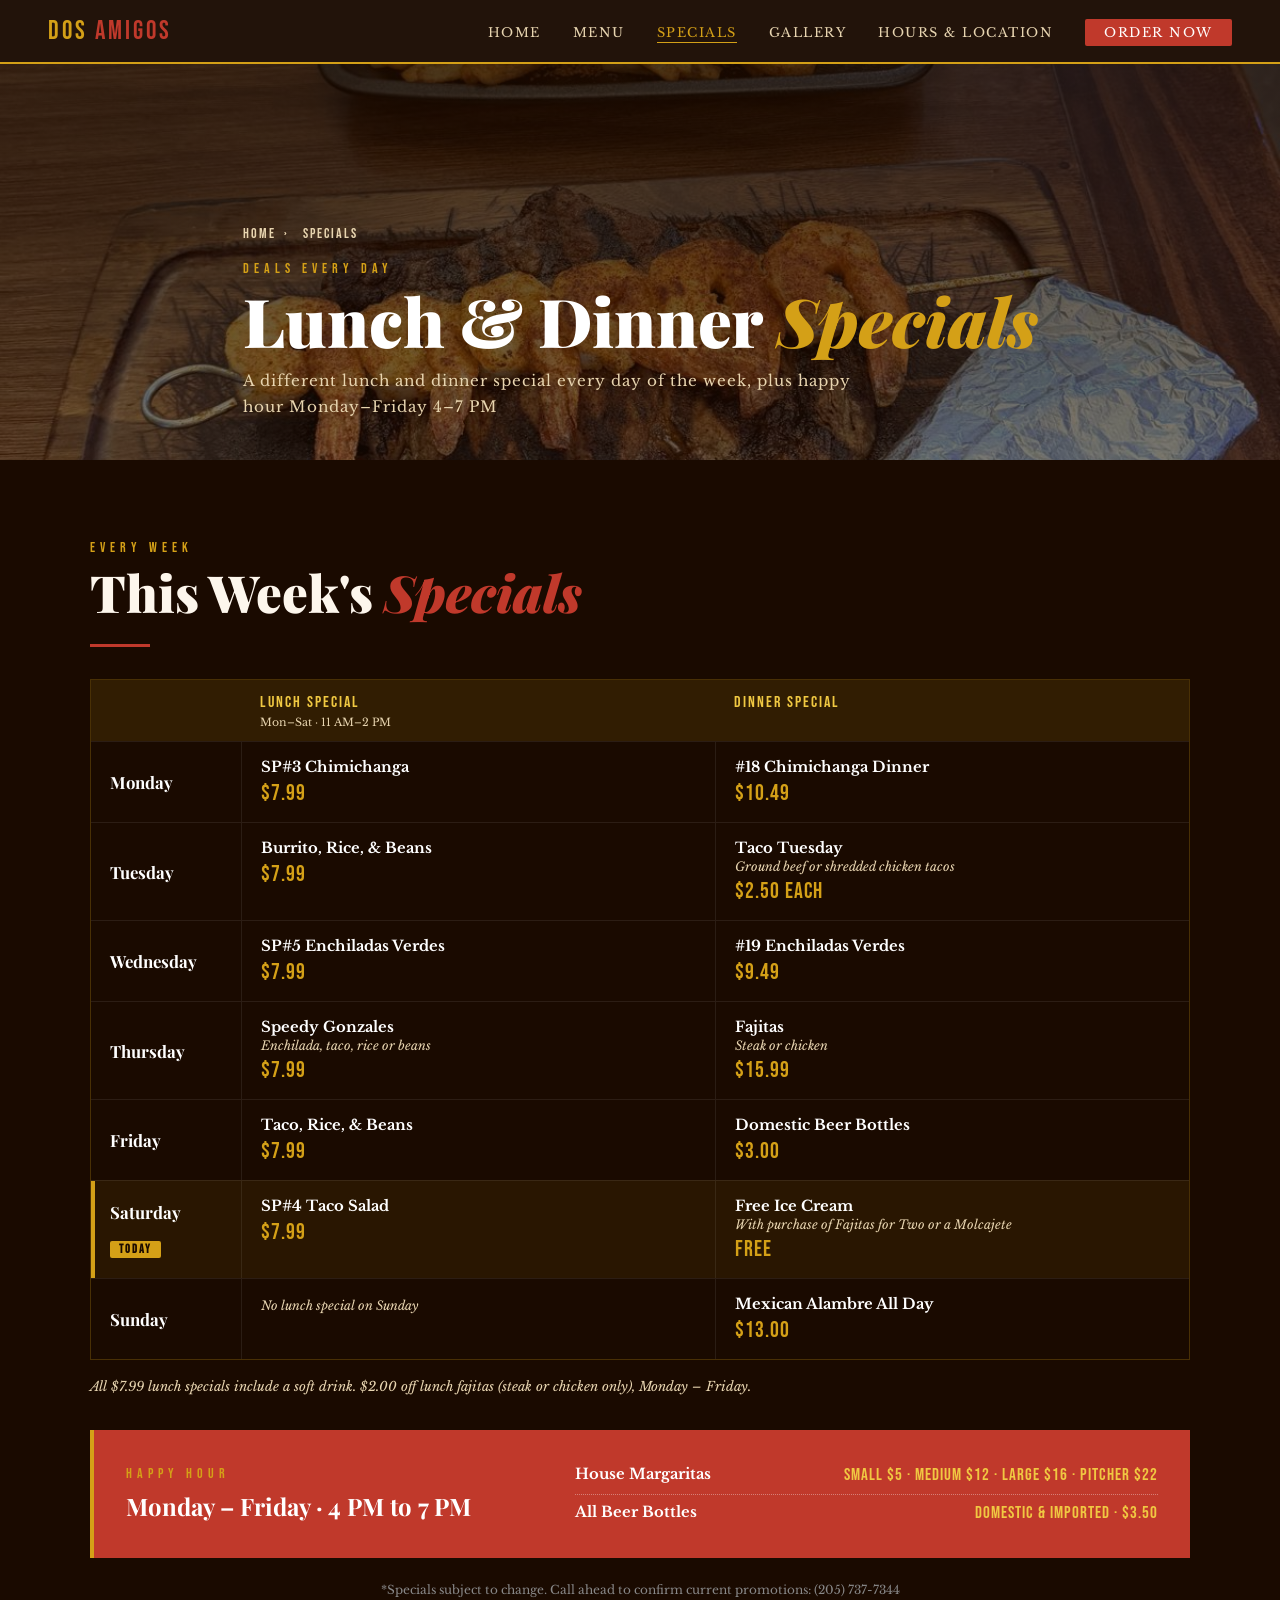
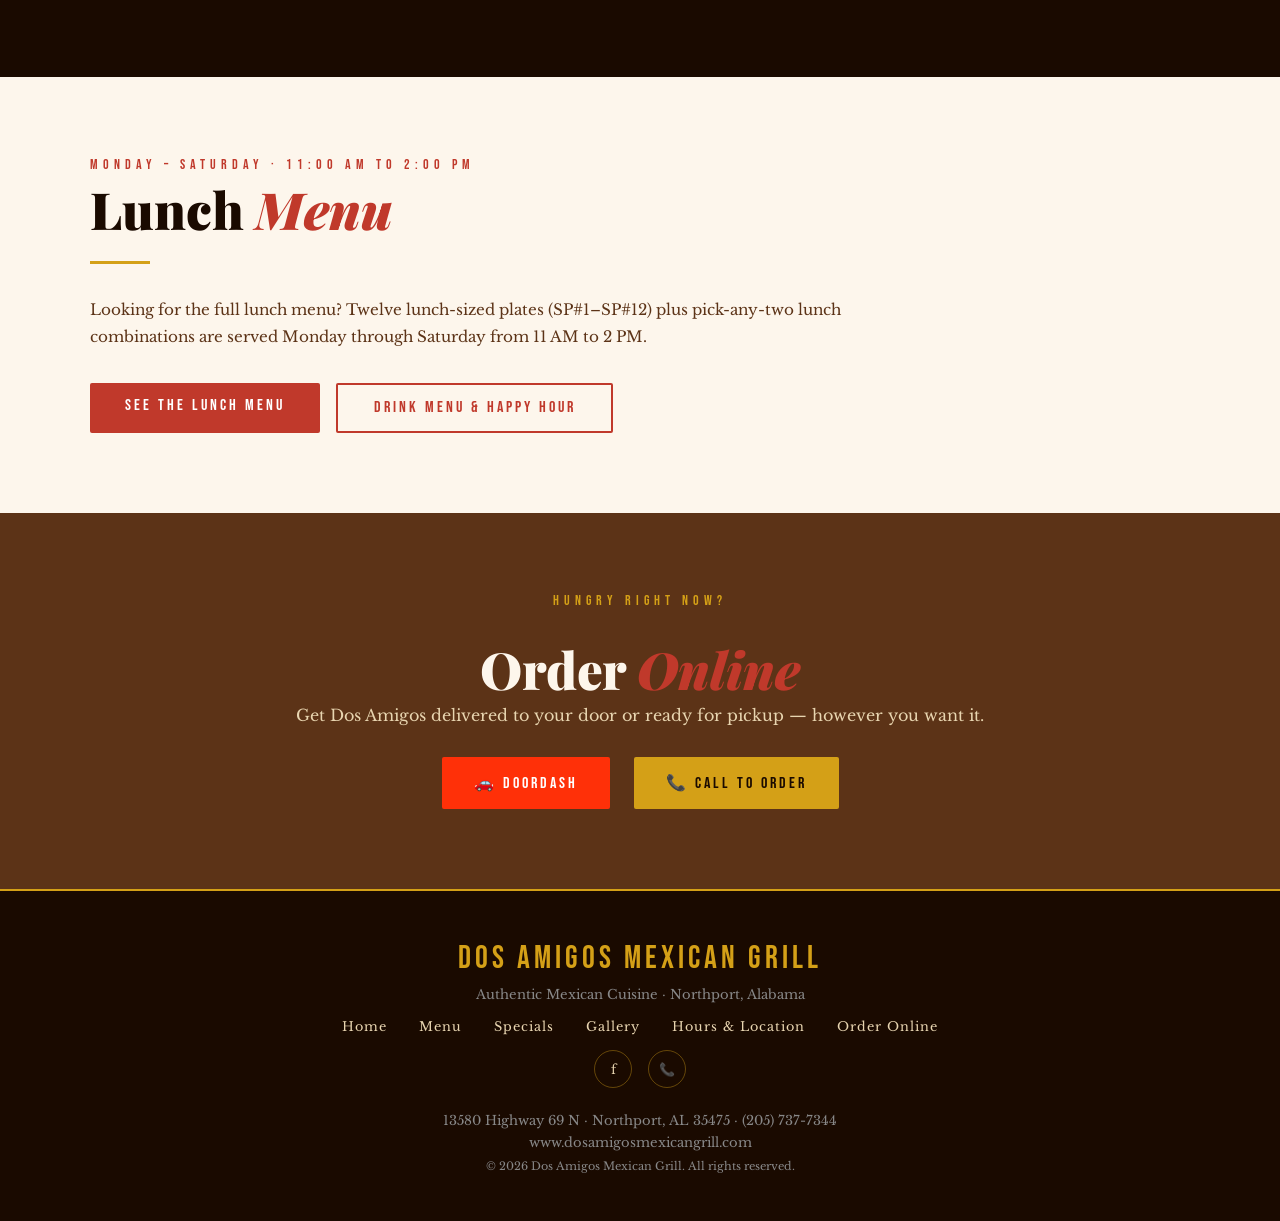
<file: specials/index.html>
<!DOCTYPE html>
<html lang="en">
<head>
<meta charset="UTF-8">
<meta name="viewport" content="width=device-width, initial-scale=1.0">
<title>Lunch & Dinner Specials | Dos Amigos Mexican Grill – Northport, AL</title>
<meta name="description" content="Dos Amigos daily specials in Northport, AL: $7.99 lunch specials Mon–Sat with soft drink included, dinner specials every night (Taco Tuesday, fajitas Thursday, Mexican alambre Sunday) and happy hour Mon–Fri 4–7 PM with $5 house margaritas and $3.50 beer bottles.">
<link rel="canonical" href="https://www.dosamigosmexicangrill.com/specials/">
<meta name="robots" content="index, follow, max-image-preview:large">
<meta name="author" content="Dos Amigos Mexican Grill">
<meta name="theme-color" content="#1a0a00">

<!-- Geo tags for local SEO -->
<meta name="geo.region" content="US-AL">
<meta name="geo.placename" content="Northport, Alabama">
<meta name="geo.position" content="33.4028;-87.5786">
<meta name="ICBM" content="33.4028, -87.5786">

<!-- Open Graph (Facebook / social sharing) -->
<meta property="og:title" content="Lunch & Dinner Specials | Dos Amigos Mexican Grill – Northport, AL">
<meta property="og:description" content="Dos Amigos daily specials in Northport, AL: $7.99 lunch specials Mon–Sat with soft drink included, dinner specials every night (Taco Tuesday, fajitas Thursday, Mexican alambre Sunday) and happy hour Mon–Fri 4–7 PM with $5 house margaritas and $3.50 beer bottles.">
<meta property="og:url" content="https://www.dosamigosmexicangrill.com/specials/">
<meta property="og:type" content="website">
<meta property="og:locale" content="en_US">
<meta property="og:site_name" content="Dos Amigos Mexican Grill">
<meta property="og:image" content="https://www.dosamigosmexicangrill.com/images/bosses-special-1200.jpg">
<meta property="og:image:width" content="1200">
<meta property="og:image:height" content="1200">

<!-- Twitter Card -->
<meta name="twitter:card" content="summary_large_image">
<meta name="twitter:title" content="Lunch & Dinner Specials | Dos Amigos Mexican Grill – Northport, AL">
<meta name="twitter:description" content="Dos Amigos daily specials in Northport, AL: $7.99 lunch specials Mon–Sat with soft drink included, dinner specials every night (Taco Tuesday, fajitas Thursday, Mexican alambre Sunday) and happy hour Mon–Fri 4–7 PM with $5 house margaritas and $3.50 beer bottles.">
<meta name="twitter:image" content="https://www.dosamigosmexicangrill.com/images/bosses-special-1200.jpg">

<!-- Security -->
<meta name="referrer" content="strict-origin-when-cross-origin">
<meta http-equiv="X-Content-Type-Options" content="nosniff">

<!-- Performance -->
<link rel="preconnect" href="https://fonts.googleapis.com" crossorigin>
<link rel="preconnect" href="https://fonts.gstatic.com" crossorigin>

<link href="https://fonts.googleapis.com/css2?family=Playfair+Display:ital,wght@0,700;0,900;1,700&family=Libre+Baskerville:ital,wght@0,400;0,700;1,400&family=Bebas+Neue&display=swap" rel="stylesheet">
<link rel="stylesheet" href="../assets/style.css">

<!-- Structured Data -->
<script type="application/ld+json">
{
  "@context": "https://schema.org",
  "@type": "Restaurant",
  "@id": "https://www.dosamigosmexicangrill.com/#restaurant",
  "name": "Dos Amigos Mexican Grill",
  "url": "https://www.dosamigosmexicangrill.com/",
  "image": [
    "https://www.dosamigosmexicangrill.com/images/og-dos-amigos-1200.jpg",
    "https://www.dosamigosmexicangrill.com/images/hero-carne-asada-shrimp-1920.jpg",
    "https://www.dosamigosmexicangrill.com/images/shrimp-cocktail-1200.jpg",
    "https://www.dosamigosmexicangrill.com/images/hawaiian-nachos-1200.jpg",
    "https://www.dosamigosmexicangrill.com/images/mexican-wire-alambre-1200.jpg"
  ],
  "logo": "https://www.dosamigosmexicangrill.com/images/og-dos-amigos-1200.jpg",
  "telephone": "+12057377344",
  "servesCuisine": "Mexican",
  "priceRange": "$$",
  "currenciesAccepted": "USD",
  "address": {
    "@type": "PostalAddress",
    "streetAddress": "13580 Highway 69 N",
    "addressLocality": "Northport",
    "addressRegion": "AL",
    "postalCode": "35475",
    "addressCountry": "US"
  },
  "geo": {
    "@type": "GeoCoordinates",
    "latitude": 33.4028,
    "longitude": -87.5786
  },
  "areaServed": [
    {
      "@type": "City",
      "name": "Northport"
    },
    {
      "@type": "City",
      "name": "Tuscaloosa"
    }
  ],
  "openingHoursSpecification": [
    {
      "@type": "OpeningHoursSpecification",
      "dayOfWeek": [
        "Monday",
        "Tuesday",
        "Wednesday",
        "Thursday",
        "Sunday"
      ],
      "opens": "11:00",
      "closes": "21:00"
    },
    {
      "@type": "OpeningHoursSpecification",
      "dayOfWeek": [
        "Friday",
        "Saturday"
      ],
      "opens": "11:00",
      "closes": "22:00"
    }
  ],
  "hasMenu": "https://www.dosamigosmexicangrill.com/menu/",
  "acceptsReservations": false,
  "amenityFeature": [
    {
      "@type": "LocationFeatureSpecification",
      "name": "Full Bar",
      "value": true
    },
    {
      "@type": "LocationFeatureSpecification",
      "name": "Outdoor Seating",
      "value": true
    },
    {
      "@type": "LocationFeatureSpecification",
      "name": "Wheelchair Accessible",
      "value": true
    },
    {
      "@type": "LocationFeatureSpecification",
      "name": "Takeout",
      "value": true
    },
    {
      "@type": "LocationFeatureSpecification",
      "name": "Delivery",
      "value": true
    }
  ],
  "potentialAction": [
    {
      "@type": "OrderAction",
      "target": "https://www.doordash.com/en/store/dos-amigos-mexican-grill-northport-24864981/",
      "deliveryMethod": "http://purl.org/goodrelations/v1#DeliveryModeOwnFleet"
    }
  ],
  "sameAs": [
    "https://www.facebook.com/dosamigosmexicangrillAL/"
  ]
}
</script>
<script type="application/ld+json">
{
  "@context": "https://schema.org",
  "@type": "BreadcrumbList",
  "itemListElement": [
    {
      "@type": "ListItem",
      "position": 1,
      "name": "Home",
      "item": "https://www.dosamigosmexicangrill.com/"
    },
    {
      "@type": "ListItem",
      "position": 2,
      "name": "Specials",
      "item": "https://www.dosamigosmexicangrill.com/specials/"
    }
  ]
}
</script>
</head>
<body id="top">
<nav aria-label="Main navigation">
  <a class="nav-logo" href="../">Dos <span>Amigos</span></a>
  <ul class="nav-links">
    <li><a href="../">Home</a></li>
    <li><a href="../menu/">Menu</a></li>
    <li><a href="../specials/" class="active" aria-current="page">Specials</a></li>
    <li><a href="../gallery/">Gallery</a></li>
    <li><a href="../hours-location/">Hours &amp; Location</a></li>
    <li><a href="#order" class="nav-cta">Order Now</a></li>
  </ul>
  <button class="hamburger" type="button" aria-label="Open menu" aria-expanded="false" onclick="toggleMobileMenu(this)">
    <span></span><span></span><span></span>
  </button>
</nav>

<header class="page-hero" style="background-image: linear-gradient(to bottom, rgba(26,10,0,0.78), rgba(26,10,0,0.55)), url('../images/bosses-special-1200.jpg');">
  <div class="container">
    <div class="breadcrumb" aria-label="Breadcrumb"><a href="../">Home</a> <span>›</span> <span aria-current="page">Specials</span></div>
    <p class="section-label">Deals Every Day</p>
    <h1 class="page-title">Lunch &amp; Dinner <em>Specials</em></h1>
    <p class="page-sub">A different lunch and dinner special every day of the week, plus happy hour Monday–Friday 4–7 PM</p>
  </div>
</header>

<section id="specials">
  <div class="container">
    <p class="section-label">Every Week</p>
    <h2 class="section-title">This Week's <em>Specials</em></h2>
    <div class="divider"></div>
    <div class="weekly">
      <div class="wk-head"><div></div><div>Lunch Special <small>Mon–Sat · 11 AM–2 PM</small></div><div>Dinner Special</div></div>
      <div class="wk-row" data-day="MON">
        <div class="wk-day">Monday</div>
        <div class="wk-cell"><span class="wk-label">Lunch</span><div class="wk-title">SP#3 Chimichanga</div><div class="wk-price">$7.99</div></div>
        <div class="wk-cell"><span class="wk-label">Dinner</span><div class="wk-title">#18 Chimichanga Dinner</div><div class="wk-price">$10.49</div></div>
      </div>
      <div class="wk-row" data-day="TUE">
        <div class="wk-day">Tuesday</div>
        <div class="wk-cell"><span class="wk-label">Lunch</span><div class="wk-title">Burrito, Rice, & Beans</div><div class="wk-price">$7.99</div></div>
        <div class="wk-cell"><span class="wk-label">Dinner</span><div class="wk-title">Taco Tuesday</div><div class="wk-desc">Ground beef or shredded chicken tacos</div><div class="wk-price">$2.50 each</div></div>
      </div>
      <div class="wk-row" data-day="WED">
        <div class="wk-day">Wednesday</div>
        <div class="wk-cell"><span class="wk-label">Lunch</span><div class="wk-title">SP#5 Enchiladas Verdes</div><div class="wk-price">$7.99</div></div>
        <div class="wk-cell"><span class="wk-label">Dinner</span><div class="wk-title">#19 Enchiladas Verdes</div><div class="wk-price">$9.49</div></div>
      </div>
      <div class="wk-row" data-day="THU">
        <div class="wk-day">Thursday</div>
        <div class="wk-cell"><span class="wk-label">Lunch</span><div class="wk-title">Speedy Gonzales</div><div class="wk-desc">Enchilada, taco, rice or beans</div><div class="wk-price">$7.99</div></div>
        <div class="wk-cell"><span class="wk-label">Dinner</span><div class="wk-title">Fajitas</div><div class="wk-desc">Steak or chicken</div><div class="wk-price">$15.99</div></div>
      </div>
      <div class="wk-row" data-day="FRI">
        <div class="wk-day">Friday</div>
        <div class="wk-cell"><span class="wk-label">Lunch</span><div class="wk-title">Taco, Rice, & Beans</div><div class="wk-price">$7.99</div></div>
        <div class="wk-cell"><span class="wk-label">Dinner</span><div class="wk-title">Domestic Beer Bottles</div><div class="wk-price">$3.00</div></div>
      </div>
      <div class="wk-row" data-day="SAT">
        <div class="wk-day">Saturday</div>
        <div class="wk-cell"><span class="wk-label">Lunch</span><div class="wk-title">SP#4 Taco Salad</div><div class="wk-price">$7.99</div></div>
        <div class="wk-cell"><span class="wk-label">Dinner</span><div class="wk-title">Free Ice Cream</div><div class="wk-desc">With purchase of Fajitas for Two or a Molcajete</div><div class="wk-price">Free</div></div>
      </div>
      <div class="wk-row" data-day="SUN">
        <div class="wk-day">Sunday</div>
        <div class="wk-cell"><span class="wk-label">Lunch</span><div class="wk-desc">No lunch special on Sunday</div></div>
        <div class="wk-cell"><span class="wk-label">Dinner</span><div class="wk-title">Mexican Alambre All Day</div><div class="wk-price">$13.00</div></div>
      </div>
    </div>
    <p class="specials-note">All $7.99 lunch specials include a soft drink. $2.00 off lunch fajitas (steak or chicken only), Monday – Friday.</p>
    <div class="happy-hour">
      <div>
        <p class="section-label">Happy Hour</p>
        <h3>Monday – Friday · 4 PM to 7 PM</h3>
      </div>
      <div class="hh-lines">
<div class="hh-line"><span>House Margaritas</span><span>Small $5 · Medium $12 · Large $16 · Pitcher $22</span></div>
<div class="hh-line"><span>All Beer Bottles</span><span>Domestic & imported · $3.50</span></div>
      </div>
    </div>
    <p style="color:#888;font-size:0.75rem;margin-top:1.5rem;text-align:center;">*Specials subject to change. Call ahead to confirm current promotions: (205) 737-7344</p>
  </div>
</section>

<section id="lunch" class="lunch-section">
  <div class="container">
    <p class="section-label">Monday – Saturday · 11:00 AM to 2:00 PM</p>
    <h2 class="section-title">Lunch <em>Menu</em></h2>
    <div class="divider"></div>
    <p class="menu-intro">Looking for the full lunch menu? Twelve lunch-sized plates (SP#1–SP#12) plus pick-any-two lunch combinations are served Monday through Saturday from 11 AM to 2 PM.</p>
    <div class="hero-btns" style="justify-content:flex-start;">
      <a href="../menu/#lunch" class="btn-primary">See the Lunch Menu</a>
      <a href="../menu/#drinks" class="btn-outline dark">Drink Menu &amp; Happy Hour</a>
    </div>
  </div>
</section>

<!-- ORDER -->
<section id="order">
  <div class="container">
    <p class="section-label">Hungry Right Now?</p>
    <h2 class="section-title">Order <em>Online</em></h2>
    <p>Get Dos Amigos delivered to your door or ready for pickup — however you want it.</p>
    <div class="order-btns">
      <a href="https://www.doordash.com/en/store/dos-amigos-mexican-grill-northport-24864981/" target="_blank" rel="noopener noreferrer" class="order-btn doordash">
        🚗 DoorDash
      </a>
      <a href="tel:2057377344" class="order-btn phone">
        📞 Call to Order
      </a>
    </div>
  </div>
</section>


<!-- FOOTER -->
<footer>
  <div class="footer-logo">Dos Amigos Mexican Grill</div>
  <p>Authentic Mexican Cuisine · Northport, Alabama</p>
  <div class="footer-links">
    <a href="../">Home</a>
    <a href="../menu/">Menu</a>
    <a href="../specials/">Specials</a>
    <a href="../gallery/">Gallery</a>
    <a href="../hours-location/">Hours &amp; Location</a>
    <a href="../#order">Order Online</a>
  </div>
  <div class="social-links">
    <a href="https://www.facebook.com/dosamigosmexicangrillAL/" target="_blank" rel="noopener noreferrer" title="Facebook" aria-label="Dos Amigos on Facebook">f</a>
    <a href="tel:2057377344" title="Call Us" aria-label="Call Dos Amigos">📞</a>
  </div>
  <p style="margin-top:1.5rem;">13580 Highway 69 N · Northport, AL 35475 · <a href="tel:2057377344" style="color:inherit;text-decoration:none;">(205) 737-7344</a></p>
  <p style="margin-top:0.3rem;"><a href="https://www.dosamigosmexicangrill.com/" style="color:#888;text-decoration:none;">www.dosamigosmexicangrill.com</a></p>
  <p style="margin-top:0.5rem;font-size:0.7rem;">© 2026 Dos Amigos Mexican Grill. All rights reserved.</p>
</footer>
<script src="../assets/main.js" defer></script>
</body>
</html>
</file>
<file: assets/style.css>
:root {
    --chili: #c0392b;
    --chili-dark: #922b21;
    --gold: #d4a017;
    --gold-light: #f0c842;
    --cream: #fdf6ec;
    --sand: #e8d5b0;
    --earth: #5c3317;
    --dark: #1a0a00;
    --avocado: #4a7c59;
    --sky: #1b6ca8;
  }

  * { margin: 0; padding: 0; box-sizing: border-box; }

  html { scroll-behavior: smooth; }

  body {
    font-family: 'Libre Baskerville', Georgia, serif;
    background: var(--cream);
    color: var(--dark);
    overflow-x: hidden;
  }

  /* ── NAV ── */
  nav {
    position: fixed; top: 0; left: 0; right: 0; z-index: 100;
    background: rgba(26,10,0,0.96);
    backdrop-filter: blur(8px);
    display: flex; align-items: center; justify-content: space-between;
    padding: 0 3rem;
    height: 64px;
    border-bottom: 2px solid var(--gold);
  }
  .nav-logo {
    font-family: 'Bebas Neue', sans-serif;
    font-size: 1.6rem;
    color: var(--gold);
    letter-spacing: 3px;
  }
  .nav-logo span { color: var(--chili); }
  .nav-links { display: flex; gap: 2rem; list-style: none; }
  .nav-links a {
    color: var(--sand);
    text-decoration: none;
    font-family: 'Libre Baskerville', serif;
    font-size: 0.8rem;
    letter-spacing: 1.5px;
    text-transform: uppercase;
    transition: color 0.2s;
  }
  .nav-links a:hover, .nav-links a.active { color: var(--gold); }
  .nav-links a.active { border-bottom: 1px solid var(--gold); padding-bottom: 2px; }
  .nav-logo { text-decoration: none; }
  .nav-cta {
    background: var(--chili);
    color: #fff !important;
    padding: 0.4rem 1.2rem;
    border-radius: 2px;
  }
  .nav-cta:hover { background: var(--chili-dark) !important; color: #fff !important; }

  /* ── HERO ── */
  #hero {
    min-height: 100vh;
    background:
      linear-gradient(to bottom, rgba(26,10,0,0.72) 0%, rgba(26,10,0,0.4) 50%, rgba(26,10,0,0.8) 100%),
      url('../images/hero-carne-asada-shrimp-1920.jpg') center/cover no-repeat;
    display: flex; flex-direction: column; align-items: center; justify-content: center;
    text-align: center;
    padding: 6rem 2rem 4rem;
    position: relative;
  }
  .hero-badge {
    display: inline-block;
    border: 1.5px solid var(--gold);
    color: var(--gold);
    font-family: 'Bebas Neue', sans-serif;
    letter-spacing: 5px;
    font-size: 0.95rem;
    padding: 0.4rem 1.5rem;
    margin-bottom: 1.5rem;
    animation: fadeDown 0.8s ease both;
  }
  .hero-title {
    font-family: 'Playfair Display', serif;
    font-size: clamp(3rem, 9vw, 7rem);
    font-weight: 900;
    color: #fff;
    line-height: 1.0;
    margin-bottom: 0.5rem;
    animation: fadeDown 0.8s 0.15s ease both;
  }
  .hero-title em { color: var(--gold); font-style: italic; }
  .hero-sub {
    font-size: 1.15rem;
    color: var(--sand);
    letter-spacing: 2px;
    margin-bottom: 2.5rem;
    animation: fadeDown 0.8s 0.3s ease both;
  }
  .hero-btns { display: flex; gap: 1rem; flex-wrap: wrap; justify-content: center; animation: fadeDown 0.8s 0.45s ease both; }
  .btn-primary {
    background: var(--chili);
    color: #fff;
    padding: 0.85rem 2.2rem;
    font-family: 'Bebas Neue', sans-serif;
    font-size: 1rem;
    letter-spacing: 3px;
    text-decoration: none;
    border-radius: 2px;
    transition: background 0.2s, transform 0.15s;
    display: inline-block;
  }
  .btn-primary:hover { background: var(--chili-dark); transform: translateY(-2px); }
  .btn-outline {
    border: 2px solid var(--gold);
    color: var(--gold);
    padding: 0.85rem 2.2rem;
    font-family: 'Bebas Neue', sans-serif;
    font-size: 1rem;
    letter-spacing: 3px;
    text-decoration: none;
    border-radius: 2px;
    transition: background 0.2s, color 0.2s, transform 0.15s;
    display: inline-block;
  }
  .btn-outline:hover { background: var(--gold); color: var(--dark); transform: translateY(-2px); }
  .hero-scroll {
    position: absolute; bottom: 2rem; left: 50%; transform: translateX(-50%);
    display: flex; flex-direction: column; align-items: center; gap: 0.5rem;
    color: var(--sand); font-size: 0.7rem; letter-spacing: 2px; text-transform: uppercase;
    animation: bounce 2s infinite;
  }
  .hero-scroll svg { width: 20px; height: 20px; stroke: var(--sand); fill: none; }

  /* ── MARQUEE STRIP ── */
  .marquee-strip {
    background: var(--chili);
    color: #fff;
    padding: 0.7rem 0;
    overflow: hidden;
    white-space: nowrap;
  }
  .marquee-inner {
    display: inline-flex;
    animation: marquee 25s linear infinite;
    gap: 0;
  }
  .marquee-inner span {
    font-family: 'Bebas Neue', sans-serif;
    letter-spacing: 4px;
    font-size: 0.9rem;
    padding: 0 2.5rem;
  }
  .marquee-inner .dot { color: var(--gold-light); }

  /* ── SECTIONS ── */
  section { padding: 5rem 2rem; }
  .container { max-width: 1100px; margin: 0 auto; }
  .section-label {
    font-family: 'Bebas Neue', sans-serif;
    letter-spacing: 5px;
    color: var(--chili);
    font-size: 0.85rem;
    margin-bottom: 0.5rem;
  }
  .section-title {
    font-family: 'Playfair Display', serif;
    font-size: clamp(2rem, 5vw, 3.2rem);
    font-weight: 900;
    color: var(--dark);
    margin-bottom: 1.5rem;
    line-height: 1.1;
  }
  .section-title em { color: var(--chili); font-style: italic; }
  .divider {
    width: 60px; height: 3px;
    background: var(--gold);
    margin-bottom: 2rem;
  }

  /* ── ABOUT ── */
  #about { background: var(--dark); }
  #about .section-title { color: var(--cream); }
  #about .section-label { color: var(--gold); }
  #about .divider { background: var(--chili); }
  .about-grid { display: grid; grid-template-columns: minmax(0, 1fr) minmax(0, 1fr); gap: 4rem; align-items: center; }
  .about-text p {
    color: var(--sand);
    font-size: 1rem;
    line-height: 1.85;
    margin-bottom: 1.2rem;
  }
  .about-img-wrap {
    position: relative;
    border: 4px solid var(--gold);
    overflow: hidden;
    border-radius: 2px;
  }
  .about-img-wrap picture { display: block; }
  .about-img-wrap img {
    width: 100%;
    max-width: 100%;
    height: 380px;
    object-fit: cover;
    display: block;
    transition: transform 0.5s ease;
  }
  .about-img-wrap:hover img { transform: scale(1.04); }
  .about-img-wrap::after {
    content: '';
    position: absolute; inset: 0;
    background: linear-gradient(135deg, rgba(192,57,43,0.2), transparent);
    pointer-events: none;
  }
  .about-stats { display: flex; gap: 2rem; margin-top: 2rem; }
  .stat { text-align: center; }
  .stat .num {
    font-family: 'Bebas Neue', sans-serif;
    font-size: 2.8rem;
    color: var(--gold);
    line-height: 1;
  }
  .stat .lbl { font-size: 0.7rem; color: var(--sand); letter-spacing: 2px; text-transform: uppercase; margin-top: 0.2rem; }

  /* ── GALLERY ── */
  #gallery { background: var(--cream); }
  .gallery-grid {
    display: grid;
    grid-template-columns: repeat(4, 1fr);
    grid-auto-rows: 240px;
    gap: 12px;
    margin-top: 2rem;
  }
  .gallery-item {
    overflow: hidden;
    border-radius: 2px;
    position: relative;
    margin: 0;
    background: var(--sand);
  }
  .gallery-item.feature { grid-column: 1 / 3; grid-row: 1 / 3; }
  .gallery-item picture { display: block; height: 100%; }
  .gallery-item img {
    width: 100%; height: 100%;
    object-fit: cover;
    display: block;
    transition: transform 0.5s ease;
  }
  .gallery-item:hover img { transform: scale(1.07); }
  .gallery-item::after {
    content: '';
    position: absolute; inset: 0;
    background: linear-gradient(to top, rgba(26,10,0,0.75), transparent 55%);
    pointer-events: none;
  }
  .gallery-item figcaption {
    position: absolute; left: 0; right: 0; bottom: 0;
    z-index: 1;
    padding: 0.7rem 0.9rem;
    font-family: 'Bebas Neue', sans-serif;
    font-size: 1.05rem;
    letter-spacing: 1.5px;
    color: var(--cream);
    text-shadow: 0 1px 3px rgba(0,0,0,0.6);
  }
  .gallery-item.feature figcaption { font-size: 1.5rem; padding: 1rem 1.2rem; }
  .gallery-note {
    margin-top: 1.2rem;
    text-align: center;
    font-size: 0.85rem;
    color: var(--earth);
    font-style: italic;
  }

  /* ── SPECIALS ── */
  #specials { background: var(--dark); }
  #specials .section-title { color: var(--cream); }
  #specials .section-label { color: var(--gold); }
  #specials .divider { background: var(--chili); }
  .specials-grid { display: grid; grid-template-columns: repeat(auto-fit, minmax(260px, 1fr)); gap: 1.5rem; margin-top: 2rem; }
  .special-card {
    background: rgba(255,255,255,0.04);
    border: 1px solid rgba(212,160,23,0.3);
    border-radius: 2px;
    padding: 1.8rem;
    position: relative;
    overflow: hidden;
    transition: border-color 0.3s, transform 0.2s;
  }
  .special-card:hover { border-color: var(--gold); transform: translateY(-4px); }
  .special-card::before {
    content: attr(data-day);
    position: absolute; top: -10px; right: 1rem;
    font-family: 'Bebas Neue', sans-serif;
    font-size: 5rem;
    color: rgba(212,160,23,0.07);
    line-height: 1;
    pointer-events: none;
    letter-spacing: 2px;
  }
  .special-day {
    font-family: 'Bebas Neue', sans-serif;
    font-size: 0.85rem;
    letter-spacing: 4px;
    color: var(--chili);
    margin-bottom: 0.4rem;
  }
  .special-title {
    font-family: 'Playfair Display', serif;
    font-size: 1.4rem;
    color: var(--cream);
    margin-bottom: 0.6rem;
    font-weight: 700;
  }
  .special-desc { color: var(--sand); font-size: 0.88rem; line-height: 1.7; }
  .special-price {
    font-family: 'Bebas Neue', sans-serif;
    font-size: 1.8rem;
    color: var(--gold);
    margin-top: 1rem;
    letter-spacing: 1px;
  }

  /* ── MENU ── */
  #menu { background: var(--cream); }
  .menu-tabs { display: flex; gap: 0; flex-wrap: wrap; margin-bottom: 2.5rem; border-bottom: 2px solid var(--sand); }
  .tab-btn {
    background: none;
    border: none;
    font-family: 'Bebas Neue', sans-serif;
    font-size: 0.95rem;
    letter-spacing: 3px;
    color: #888;
    padding: 0.8rem 1.5rem;
    cursor: pointer;
    border-bottom: 3px solid transparent;
    margin-bottom: -2px;
    transition: color 0.2s, border-color 0.2s;
  }
  .tab-btn.active { color: var(--chili); border-bottom-color: var(--chili); }
  .tab-btn:hover { color: var(--chili); }
  .menu-panel { display: none; }
  .menu-panel.active { display: block; }
  .menu-category { margin-bottom: 2.5rem; }
  .menu-category-title {
    font-family: 'Playfair Display', serif;
    font-size: 1.5rem;
    color: var(--earth);
    border-bottom: 1px solid var(--sand);
    padding-bottom: 0.5rem;
    margin-bottom: 1.2rem;
    font-style: italic;
  }
  .menu-items { display: grid; grid-template-columns: 1fr 1fr; gap: 0.5rem 2rem; }
  .menu-item {
    display: flex;
    justify-content: space-between;
    align-items: baseline;
    padding: 0.65rem 0;
    border-bottom: 1px dotted var(--sand);
  }
  .item-info { flex: 1; }
  .item-name { font-weight: 700; font-size: 0.92rem; color: var(--dark); }
  .item-desc { font-size: 0.78rem; color: #888; margin-top: 0.15rem; font-style: italic; }
  .item-price {
    font-family: 'Bebas Neue', sans-serif;
    font-size: 1.1rem;
    color: var(--chili);
    letter-spacing: 1px;
    margin-left: 1rem;
    white-space: nowrap;
  }

  /* ── HOURS ── */
  #hours { background: var(--chili); }
  #hours .section-title { color: #fff; }
  #hours .section-label { color: var(--gold-light); }
  #hours .divider { background: #fff; }
  .hours-grid { display: grid; grid-template-columns: 1fr 1fr; gap: 3rem; align-items: start; }
  .hours-table { width: 100%; border-collapse: collapse; }
  .hours-table tr { border-bottom: 1px solid rgba(255,255,255,0.2); }
  .hours-table td { padding: 0.85rem 0.5rem; color: rgba(255,255,255,0.9); font-size: 0.95rem; }
  .hours-table td:last-child { text-align: right; font-weight: 700; }
  .hours-table .today td { background: rgba(255,255,255,0.1); }
  .hours-table .today td:first-child { border-left: 3px solid var(--gold-light); padding-left: 1rem; }
  .hours-info { color: rgba(255,255,255,0.85); }
  .hours-info h3 {
    font-family: 'Playfair Display', serif;
    font-size: 1.6rem;
    color: #fff;
    margin-bottom: 1.2rem;
    font-style: italic;
  }
  .hours-info p { font-size: 0.9rem; line-height: 1.8; margin-bottom: 1rem; }
  .contact-block { margin-top: 1.5rem; display: flex; flex-direction: column; gap: 0.7rem; }
  .contact-item { display: flex; align-items: center; gap: 0.8rem; color: #fff; font-size: 0.9rem; }
  .contact-item svg { flex-shrink: 0; stroke: var(--gold-light); fill: none; width: 18px; height: 18px; }

  /* ── ORDER SECTION ── */
  #order { background: var(--earth); text-align: center; }
  #order .section-title { color: var(--cream); margin-bottom: 0.5rem; }
  #order .section-label { color: var(--gold); }
  #order p { color: var(--sand); margin-bottom: 2rem; }
  .order-btns { display: flex; gap: 1.5rem; justify-content: center; flex-wrap: wrap; }
  .order-btn {
    display: inline-flex; align-items: center; gap: 0.6rem;
    padding: 1rem 2rem;
    border-radius: 2px;
    font-family: 'Bebas Neue', sans-serif;
    font-size: 1rem;
    letter-spacing: 3px;
    text-decoration: none;
    transition: transform 0.2s, opacity 0.2s;
  }
  .order-btn:hover { transform: translateY(-3px); opacity: 0.9; }
  .order-btn.doordash { background: #ff3008; color: #fff; }
  .order-btn.ubereats { background: #06c167; color: #fff; }
  .order-btn.phone { background: var(--gold); color: var(--dark); }

  /* ── REVIEWS ── */
  #reviews { background: var(--cream); }
  .reviews-grid { display: grid; grid-template-columns: repeat(auto-fit, minmax(280px, 1fr)); gap: 1.5rem; margin-top: 2rem; }
  .review-card {
    background: #fff;
    border-left: 4px solid var(--chili);
    padding: 1.5rem;
    border-radius: 0 2px 2px 0;
    box-shadow: 0 2px 16px rgba(0,0,0,0.07);
  }
  .stars { color: var(--gold); font-size: 1rem; margin-bottom: 0.7rem; }
  .review-text { font-size: 0.88rem; color: #555; line-height: 1.75; font-style: italic; margin-bottom: 1rem; }
  .reviewer { font-size: 0.78rem; font-weight: 700; color: var(--earth); letter-spacing: 1px; text-transform: uppercase; }

  /* ── FOOTER ── */
  footer {
    background: var(--dark);
    color: var(--sand);
    text-align: center;
    padding: 3rem 2rem;
    border-top: 2px solid var(--gold);
  }
  footer .footer-logo {
    font-family: 'Bebas Neue', sans-serif;
    font-size: 2rem;
    color: var(--gold);
    letter-spacing: 4px;
    margin-bottom: 0.5rem;
  }
  footer p { font-size: 0.82rem; color: #888; margin-top: 0.3rem; }
  footer .footer-links { display: flex; justify-content: center; gap: 2rem; margin: 1rem 0; flex-wrap: wrap; }
  footer .footer-links a { color: var(--sand); text-decoration: none; font-size: 0.8rem; letter-spacing: 1px; }
  footer .footer-links a:hover { color: var(--gold); }
  .social-links { display: flex; justify-content: center; gap: 1rem; margin-top: 1rem; }
  .social-links a {
    display: inline-flex; align-items: center; justify-content: center;
    width: 38px; height: 38px;
    border: 1px solid rgba(212,160,23,0.4);
    border-radius: 50%;
    color: var(--sand);
    text-decoration: none;
    font-size: 0.8rem;
    transition: border-color 0.2s, color 0.2s;
  }
  .social-links a:hover { border-color: var(--gold); color: var(--gold); }

  /* ── ANIMATIONS ── */
  @keyframes fadeDown {
    from { opacity: 0; transform: translateY(-20px); }
    to { opacity: 1; transform: translateY(0); }
  }
  @keyframes bounce {
    0%, 100% { transform: translateX(-50%) translateY(0); }
    50% { transform: translateX(-50%) translateY(8px); }
  }
  @keyframes marquee {
    from { transform: translateX(0); }
    to { transform: translateX(-50%); }
  }

  /* ── RESPONSIVE ── */
  @media (max-width: 768px) {
    nav { padding: 0 1.2rem; }
    .nav-links { display: none; }
    .about-grid, .hours-grid { grid-template-columns: 1fr; gap: 2rem; }
    .gallery-grid { grid-template-columns: 1fr 1fr; grid-auto-rows: 180px; gap: 8px; }
    .gallery-item.feature { grid-column: 1 / 3; grid-row: span 2; }
    .gallery-item figcaption { font-size: 0.9rem; padding: 0.5rem 0.7rem; }
    .gallery-item.feature figcaption { font-size: 1.2rem; }
    #hero { background-image:
      linear-gradient(to bottom, rgba(26,10,0,0.72) 0%, rgba(26,10,0,0.4) 50%, rgba(26,10,0,0.8) 100%),
      url('../images/hero-carne-asada-shrimp-1280.jpg'); }
    .menu-items { grid-template-columns: 1fr; }
    .menu-tabs { overflow-x: auto; }
  }

  /* ── HAMBURGER MOBILE ── */
  .hamburger {
    display: none;
    background: none; border: none;
    flex-direction: column;
    gap: 5px;
    cursor: pointer;
    padding: 4px;
  }
  .hamburger span { width: 24px; height: 2px; background: var(--gold); display: block; }
  @media (max-width: 768px) { .hamburger { display: flex; } }

  @media (max-width: 768px) {
    .nav-links.nav-open {
      display: flex;
      flex-direction: column;
      position: fixed;
      top: 64px;
      left: 0;
      right: 0;
      background: rgba(26,10,0,0.97);
      padding: 1.5rem 2rem;
      gap: 1.2rem;
      z-index: 99;
      border-bottom: 2px solid var(--gold);
    }
  }

  /* ── MAP EMBED PLACEHOLDER ── */
  .map-wrap {
    margin-top: 2rem;
    border: 2px solid rgba(255,255,255,0.2);
    border-radius: 2px;
    overflow: hidden;
    height: 200px;
  }
  .map-wrap iframe { width: 100%; height: 100%; border: none; }

  /* tag badges */
  .tag {
    display: inline-block;
    background: rgba(212,160,23,0.15);
    color: var(--gold);
    border: 1px solid rgba(212,160,23,0.4);
    border-radius: 2px;
    font-size: 0.7rem;
    letter-spacing: 1px;
    padding: 0.1rem 0.5rem;
    margin-left: 0.4rem;
    vertical-align: middle;
    font-family: 'Bebas Neue', sans-serif;
  }
  .tag.veg { color: var(--avocado); border-color: var(--avocado); background: rgba(74,124,89,0.12); }
  .tag.hot { color: var(--chili); border-color: var(--chili); background: rgba(192,57,43,0.1); }
  .tag.new { color: var(--sky); border-color: var(--sky); background: rgba(27,108,168,0.1); }

  /* ── MULTI-PAGE ADDITIONS ── */
  .page-hero {
    margin-top: 64px;
    min-height: 44vh;
    background-size: cover; background-position: center;
    display: flex; align-items: flex-end;
    padding: 5rem 2rem 2.5rem;
    color: var(--cream);
  }
  .page-hero .section-label { color: var(--gold); }
  .page-title {
    font-family: 'Playfair Display', serif;
    font-size: clamp(2.4rem, 6vw, 4.2rem);
    font-weight: 900; line-height: 1.05; color: #fff; margin-bottom: 0.8rem;
  }
  .page-title em { color: var(--gold); font-style: italic; }
  .page-sub { color: var(--sand); font-size: 0.95rem; letter-spacing: 1px; max-width: 640px; line-height: 1.7; }
  .breadcrumb { font-family: 'Bebas Neue', sans-serif; letter-spacing: 2px; font-size: 0.85rem; color: var(--sand); margin-bottom: 1.2rem; }
  .breadcrumb a { color: var(--sand); text-decoration: none; }
  .breadcrumb a:hover { color: var(--gold); }
  .breadcrumb span { margin: 0 0.3rem; }
  .section-cta { text-align: center; margin-top: 2.5rem; }
  .section-cta.left { text-align: left; margin-top: 1.5rem; }
  .btn-outline.dark { border-color: var(--chili); color: var(--chili); }
  .btn-outline.dark:hover { background: var(--chili); color: #fff; }
  .btn-outline.light { border-color: #fff; color: #fff; }
  .btn-outline.light:hover { background: #fff; color: var(--chili); }
  .menu-intro { color: var(--earth); font-size: 0.95rem; line-height: 1.8; margin-bottom: 2rem; max-width: 760px; }
  .menu-intro a { color: var(--chili); }
  .menu-tabs { position: sticky; top: 64px; background: var(--cream); z-index: 20; padding-top: 0.5rem; }
  .menu-panel { scroll-margin-top: 140px; }
  .callout {
    margin-top: 3rem;
    background: var(--dark);
    border-left: 4px solid var(--gold);
    padding: 1.8rem 2rem;
    display: flex; gap: 2rem; align-items: center; justify-content: space-between; flex-wrap: wrap;
  }
  .callout p { color: var(--sand); font-size: 0.92rem; line-height: 1.75; }
  .callout p strong { color: var(--gold-light); }
  .callout-title { font-family: 'Playfair Display', serif; font-size: 1.4rem; color: #fff !important; margin-bottom: 0.4rem; font-style: italic; }
  .callout .btn-primary { white-space: nowrap; }
  .lunch-section { background: var(--cream); }
  .lunch-section .menu-category-title { color: var(--earth); }
  .location-section { background: var(--cream); }
  .location-grid { display: grid; grid-template-columns: 1fr 1.2fr; gap: 3rem; align-items: start; }
  .location-grid p { color: var(--earth); line-height: 1.85; margin-bottom: 1.2rem; font-size: 0.95rem; }
  .location-btns { display: flex; gap: 1rem; flex-wrap: wrap; margin-top: 1.5rem; }
  .map-wrap.large { height: 380px; margin-top: 0; border-color: var(--sand); }
  .faq-section { background: #fff; }
  .faq-list { max-width: 820px; }
  .faq-item { border-bottom: 1px solid var(--sand); padding: 0.4rem 0; }
  .faq-item summary {
    cursor: pointer; list-style: none;
    font-family: 'Playfair Display', serif; font-weight: 700; font-size: 1.08rem; color: var(--dark);
    padding: 0.9rem 2.2rem 0.9rem 0; position: relative;
  }
  .faq-item summary::-webkit-details-marker { display: none; }
  .faq-item summary::after { content: '+'; position: absolute; right: 0.3rem; top: 0.7rem; font-family: 'Bebas Neue', sans-serif; font-size: 1.6rem; color: var(--chili); transition: transform 0.2s; }
  .faq-item[open] summary::after { transform: rotate(45deg); }
  .faq-item p { color: #555; font-size: 0.92rem; line-height: 1.8; padding: 0 0 1rem; }
  .faq-item p a { color: var(--chili); }
  .gallery-grid.full-gallery { grid-template-columns: repeat(3, 1fr); grid-auto-rows: 280px; }
  .gallery-note a { color: var(--chili); }
  .notfound { padding-top: 10rem; min-height: 70vh; }
  .notfound p { color: var(--earth); line-height: 1.8; }
  @media (max-width: 768px) {
    .page-hero { min-height: 36vh; padding: 5.5rem 1.2rem 2rem; }
    .location-grid { grid-template-columns: 1fr; }
    .gallery-grid.full-gallery { grid-template-columns: 1fr 1fr; grid-auto-rows: 180px; }
    .menu-tabs { flex-wrap: nowrap; overflow-x: auto; -webkit-overflow-scrolling: touch; scrollbar-width: none; margin-left: -1.2rem; margin-right: -1.2rem; padding-left: 1.2rem; }
    .menu-tabs::-webkit-scrollbar { display: none; }
    .tab-btn { white-space: nowrap; padding: 0.7rem 1rem; font-size: 0.9rem; }
    .menu-panel { scroll-margin-top: 120px; }
    .callout { padding: 1.4rem; }
  }

  /* ── WEEKLY SPECIALS ── */
  .weekly { margin-top: 2rem; border: 1px solid rgba(212,160,23,0.25); }
  .wk-head, .wk-row { display: grid; grid-template-columns: 150px 1fr 1fr; }
  .wk-head { background: rgba(212,160,23,0.12); color: var(--gold-light); font-family: 'Bebas Neue', sans-serif; letter-spacing: 2px; font-size: 1rem; }
  .wk-head > div { padding: 0.8rem 1.2rem; }
  .wk-head small { display: block; font-family: 'Libre Baskerville', serif; letter-spacing: 0; font-size: 0.68rem; color: var(--sand); text-transform: none; margin-top: 0.15rem; }
  .wk-row { border-top: 1px solid rgba(255,255,255,0.08); position: relative; }
  .wk-row.is-today { background: rgba(212,160,23,0.08); box-shadow: inset 4px 0 0 var(--gold); }
  .wk-day { padding: 1rem 1.2rem; font-family: 'Playfair Display', serif; font-weight: 700; color: #fff; font-size: 1.05rem; display: flex; align-items: center; gap: 0.6rem; flex-wrap: wrap; }
  .wk-cell { padding: 1rem 1.2rem; border-left: 1px solid rgba(255,255,255,0.08); }
  .wk-label { display: none; }
  .wk-title { color: #fff; font-weight: 700; font-size: 0.92rem; }
  .wk-desc { color: var(--sand); font-size: 0.78rem; font-style: italic; margin-top: 0.15rem; }
  .wk-price { font-family: 'Bebas Neue', sans-serif; font-size: 1.35rem; color: var(--gold); letter-spacing: 1px; margin-top: 0.3rem; }
  .specials-note { margin-top: 1rem; color: var(--sand); font-size: 0.82rem; font-style: italic; line-height: 1.7; }
  .today-badge {
    background: var(--gold); color: var(--dark);
    font-family: 'Bebas Neue', sans-serif; letter-spacing: 2px; font-size: 0.72rem;
    padding: 0.15rem 0.55rem; border-radius: 2px;
  }
  .happy-hour { margin-top: 2rem; background: var(--chili); color: #fff; padding: 1.6rem 2rem; display: grid; grid-template-columns: 1fr 1.4fr; gap: 2rem; align-items: center; border-left: 4px solid var(--gold); }
  .happy-hour .section-label { color: var(--gold-light); }
  .happy-hour h3 { font-family: 'Playfair Display', serif; font-size: 1.5rem; color: #fff; }
  .hh-line { display: flex; justify-content: space-between; gap: 1rem; padding: 0.55rem 0; border-bottom: 1px dotted rgba(255,255,255,0.35); font-size: 0.92rem; }
  .hh-line span:first-child { font-weight: 700; }
  .hh-line span:last-child { font-family: 'Bebas Neue', sans-serif; letter-spacing: 1px; font-size: 1.05rem; color: var(--gold-light); text-align: right; }
  .hh-line:last-child { border-bottom: none; }
  .category-note { font-size: 0.8rem; color: #888; margin-bottom: 0.8rem; font-style: italic; line-height: 1.6; }
  /* ── FEATURE BANNER (ribeye) ── */
  .feature-banner { background: var(--dark); color: var(--cream); padding: 0; }
  .feature-inner { display: grid; grid-template-columns: 1fr 1fr; gap: 3rem; align-items: center; padding-top: 3rem; padding-bottom: 3rem; }
  .feature-img { display: block; border: 1px solid rgba(212,160,23,0.35); }
  .feature-img img { display: block; width: 100%; height: auto; }
  .feature-title { font-family: 'Playfair Display', serif; font-size: clamp(2rem, 4vw, 3rem); color: #fff; line-height: 1.1; margin-bottom: 1rem; }
  .feature-title em { color: var(--gold); font-style: italic; }
  .feature-text p:not(.section-label) { color: var(--sand); line-height: 1.8; margin-bottom: 1.5rem; font-size: 0.98rem; }
  .feature-text .btn-outline.dark { border-color: var(--gold); color: var(--gold); }
  .feature-text .btn-outline.dark:hover { background: var(--gold); color: var(--dark); }
  @media (max-width: 768px) {
    .wk-head { display: none; }
    .wk-row { grid-template-columns: 1fr; }
    .wk-day { padding-bottom: 0.3rem; }
    .wk-cell { border-left: none; padding: 0.5rem 1.2rem 0.8rem; }
    .wk-cell:last-child { padding-bottom: 1.1rem; }
    .wk-label { display: inline-block; font-family: 'Bebas Neue', sans-serif; letter-spacing: 2px; font-size: 0.75rem; color: var(--gold-light); margin-bottom: 0.15rem; }
    .happy-hour { grid-template-columns: 1fr; padding: 1.3rem; }
    .feature-inner { grid-template-columns: 1fr; gap: 1.5rem; }
  }
</file>
